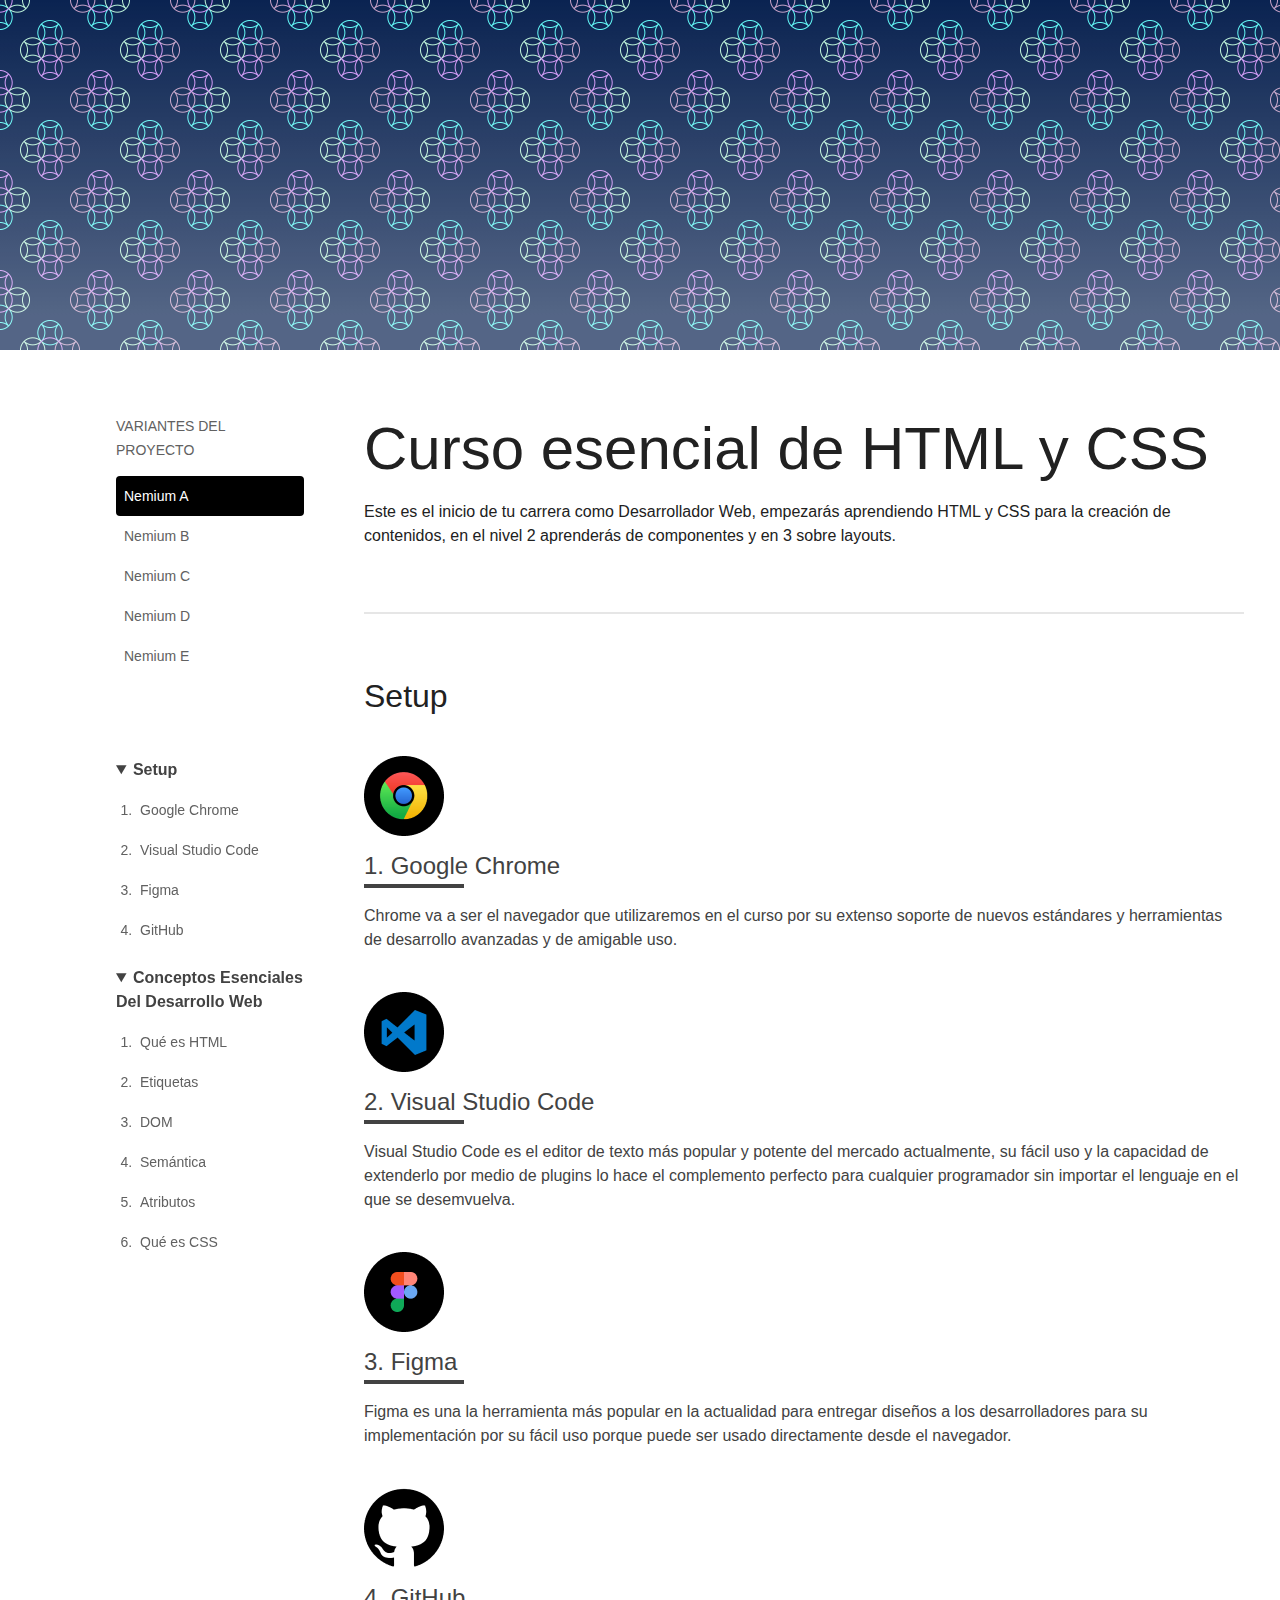
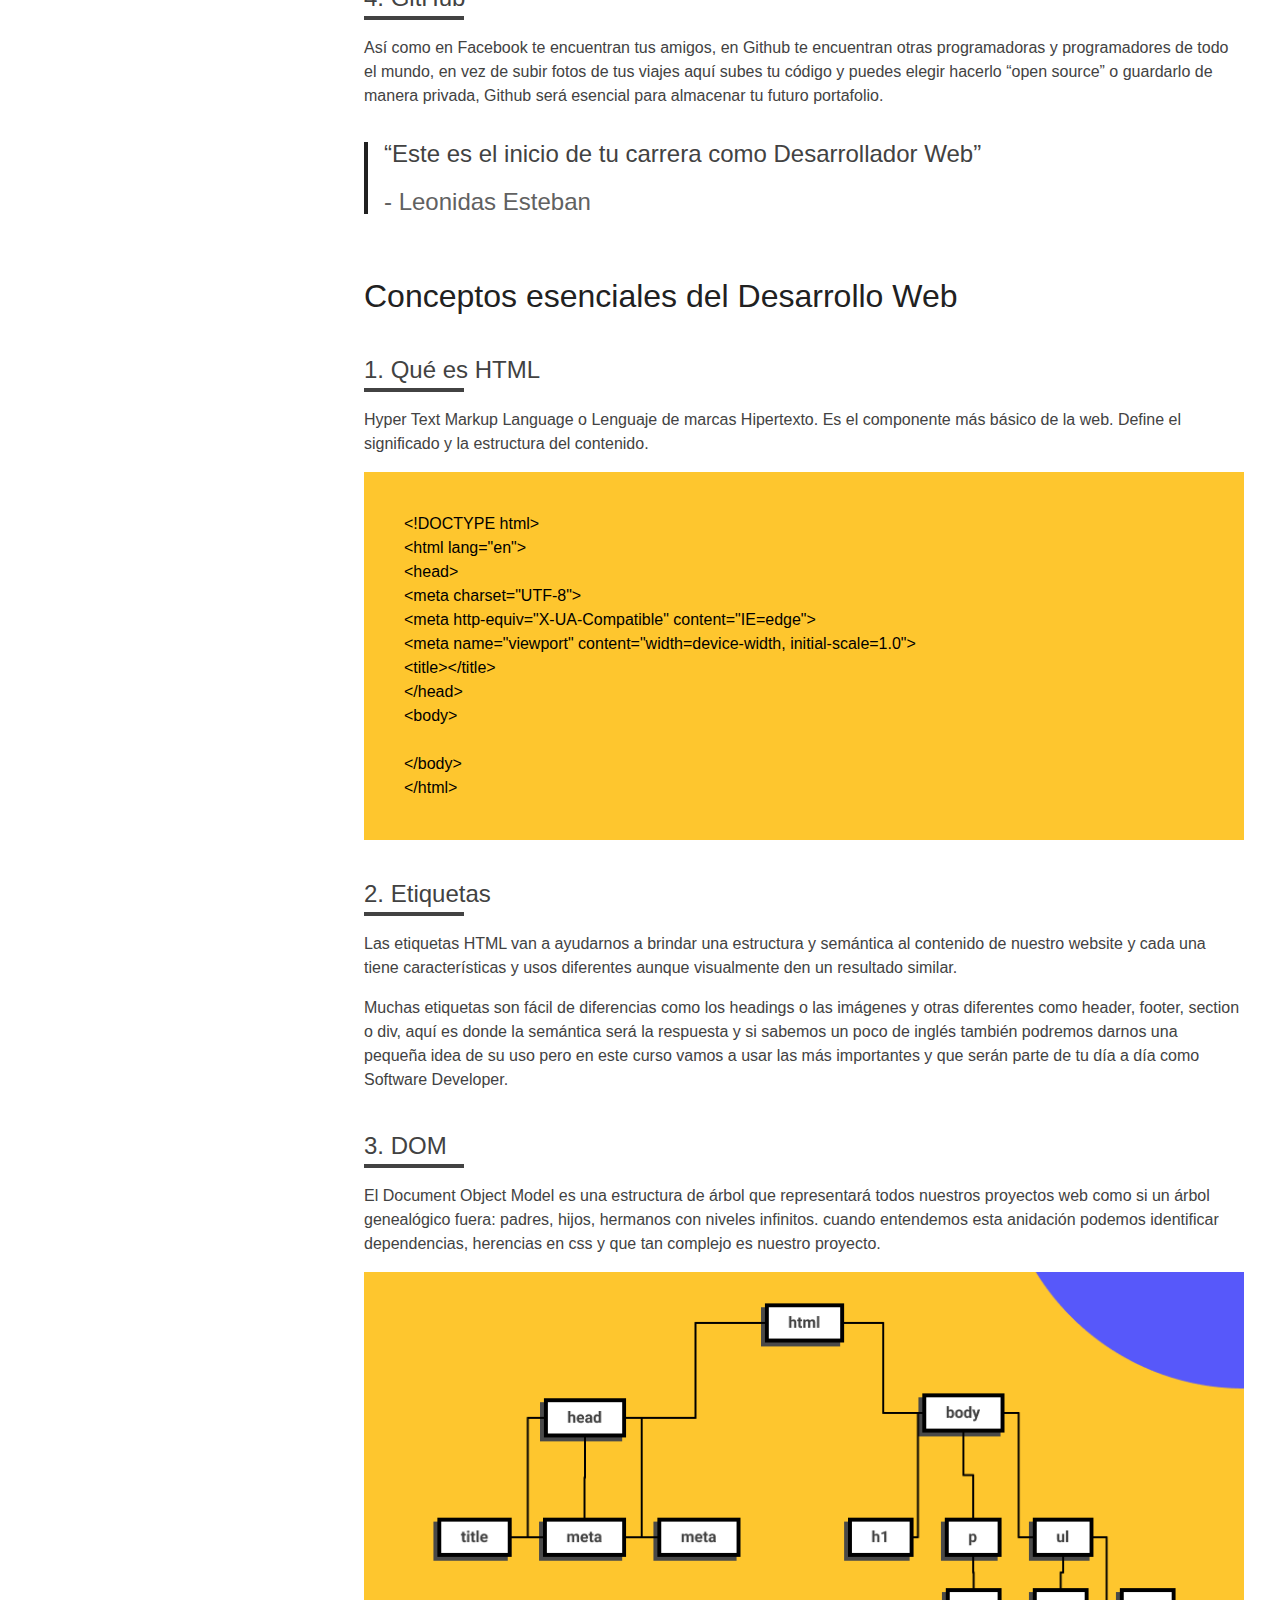
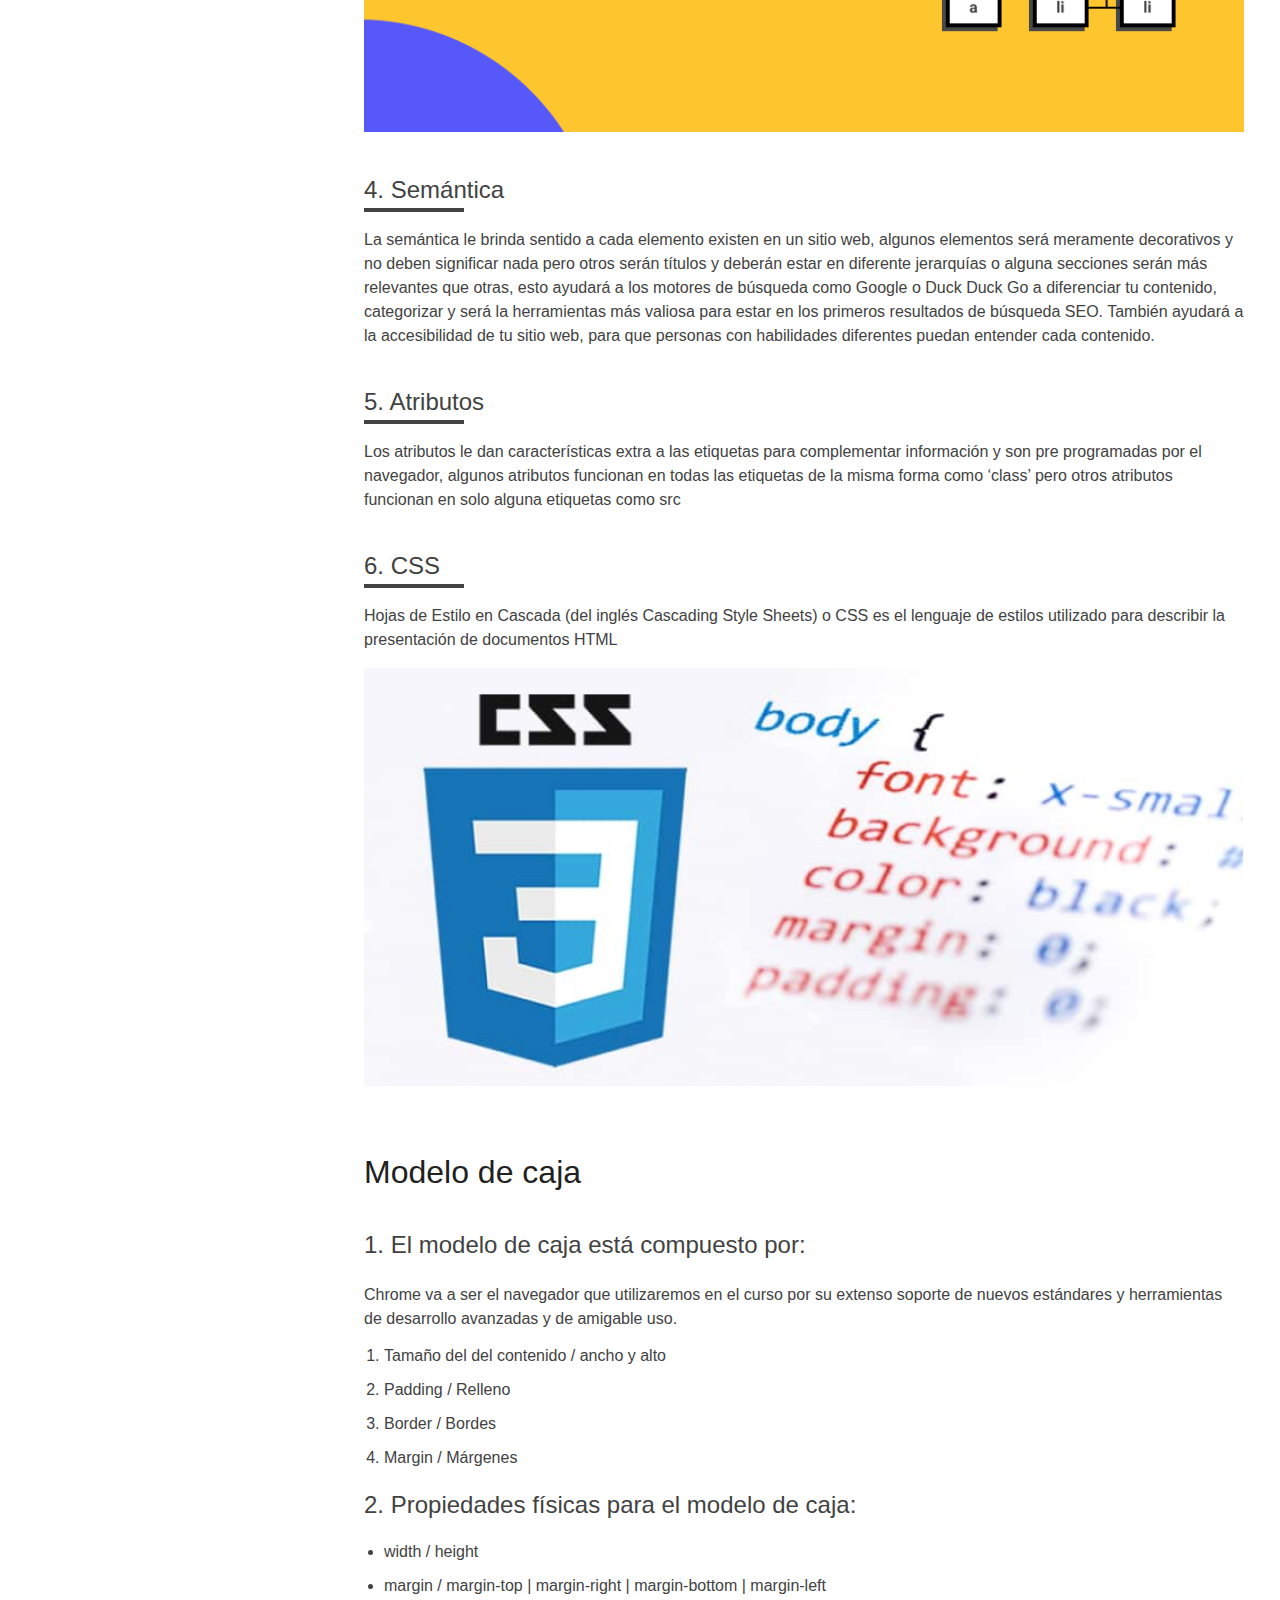
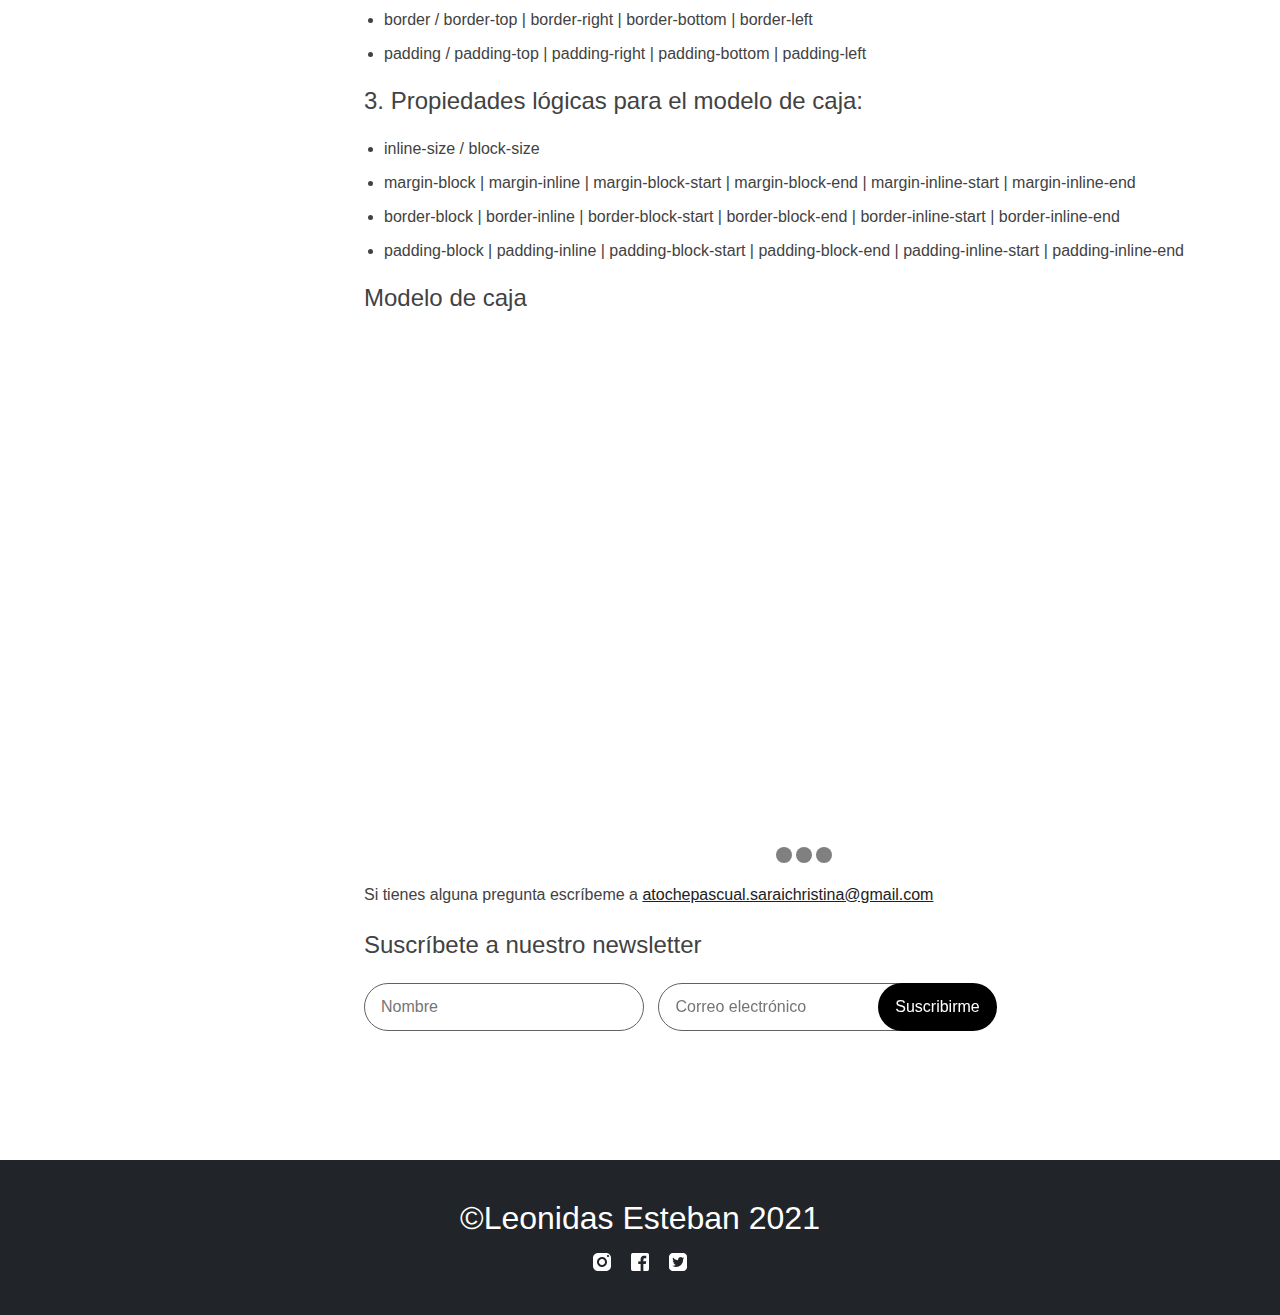
<file: index.html>
<!DOCTYPE html>
<html lang="es">

<head>
  <meta charset="UTF-8">
  <meta http-equiv="X-UA-Compatible" content="IE=edge">
  <meta name="viewport" content="width=device-width, initial-scale=1.0">
  <link rel="stylesheet" href="./css/style.css">
  <link rel="apple-touch-icon" sizes="57x57" href="./icon/apple-icon-57x57.png">
  <link rel="apple-touch-icon" sizes="60x60" href="./icon/apple-icon-60x60.png">
  <link rel="apple-touch-icon" sizes="72x72" href="./icon/apple-icon-72x72.png">
  <link rel="apple-touch-icon" sizes="76x76" href="./icon/apple-icon-76x76.png">
  <link rel="apple-touch-icon" sizes="114x114" href="./icon/apple-icon-114x114.png">
  <link rel="apple-touch-icon" sizes="120x120" href="./icon/apple-icon-120x120.png">
  <link rel="apple-touch-icon" sizes="144x144" href="./icon/apple-icon-144x144.png">
  <link rel="apple-touch-icon" sizes="152x152" href="./icon/apple-icon-152x152.png">
  <link rel="apple-touch-icon" sizes="180x180" href="./icon/apple-icon-180x180.png">
  <link rel="icon" type="image/png" sizes="192x192" href="./icon/android-icon-192x192.png">
  <link rel="icon" type="image/png" sizes="32x32" href="./icon/favicon-32x32.png">
  <link rel="icon" type="image/png" sizes="96x96" href="./icon/favicon-96x96.png">
  <link rel="icon" type="image/png" sizes="16x16" href="./icon/favicon-16x16.png">
  <link rel="manifest" href="./icon/manifest.json">
  <meta name="msapplication-TileColor" content="#ffffff">
  <meta name="msapplication-TileImage" content="/ms-icon-144x144.png">
  <meta name="theme-color" content="#ffffff">
  <title>Blog de Chris</title>
</head>

<body>
  <div class="hero"></div>
  <div class="variantes">
      <div class="variantes-content">
        <div class="opciones">
          <p>variantes del proyecto</p>
          <a href="index.html" class="select">nemium a</a>
          <a href="index-b.html">nemium b</a>
          <a href="index-c.html">nemium c</a>
          <a href="index-d.html">nemium d</a>
          <a href="index-e.html">nemium e</a>
        </div>
    </div>
  </div>
  <header class="header">
    <div class="wrapper">
      <div class="header-content">
        <nav class="navegation">
          <details open>
            <summary>setup</summary>
            <ol>
              <li><a href="#gchrome">Google Chrome</a></li>
              <li><a href="#vsc">Visual Studio Code</a></li>
              <li><a href="#figma">Figma</a></li>
              <li><a href="#gh">GitHub</a></li>
            </ol>
          </details>
          <details open>
            <summary>Conceptos esenciales del Desarrollo Web</summary>
            <ol>
              <li><a href="#html">Qué es HTML</a></li>
              <li><a href="#etiquetas">Etiquetas</a></li>
              <li><a href="#dom">DOM</a></li>
              <li><a href="#semantica">Semántica</a></li>
              <li><a href="#atributos">Atributos</a></li>
              <li><a href="#css">Qué es CSS</a></li>
            </ol>
          </details>
        </nav>
      </div>
    </div>
  </header>
  <main class="main">
    <div class="wrapper">
      <div class="main-content">
        <h1>Curso esencial de HTML y CSS</h1>
        <p>Este es el inicio de tu carrera como Desarrollador Web, empezarás aprendiendo HTML y CSS para la creación de
          contenidos,
          en el nivel 2 aprenderás de componentes y en 3 sobre layouts.</p>
        <hr>
        <section class="section-content">
          <h2>Setup</h2>
          <img src="./img/google-chrome.png" alt="Logo del navegador Google Chrome" title="Logo de Google Chrome">
          <h3 id="gchrome">Google Chrome</h3>
          <p>Chrome va a ser <span>el navegador que utilizaremos en el curso</span> por su extenso soporte de nuevos
            estándares y herramientas de
            desarrollo avanzadas y de amigable uso.</p>
          <img src="./img/visual-studio-code.png" alt="Logo del editor de codigo Visual Studio Code"
            title="Logo de Visual Studio Code">
          <h3 id="vsc">Visual Studio Code</h3>
          <p>Visual Studio Code es el <span>editor de texto más popular y potente del mercado actualmente</span>, su fácil
            uso y la capacidad de
            extenderlo por medio de plugins lo hace el complemento perfecto para cualquier programador sin importar el
            lenguaje en
            el que se desemvuelva.</p>
          <img src="./img/figma.png" alt="Logo del editor gráfico Figma" title="Logo de Figma">
          <h3 id="figma">Figma</h3>
          <p>Figma es una la herramienta más popular en la actualidad para entregar diseños a los desarrolladores para su
            implementación por su <span>fácil uso</span> porque puede ser usado directamente desde el navegador.</p>
          <img src="./img/github.png" alt="Logo de GitHub plataforma donde se puede alojar proyectos"
            title="Logo de GitHub">
          <h3 id="gh">GitHub</h3>
          <p>Así como en Facebook te encuentran tus amigos, en Github <span>te encuentran otras programadoras y
              programadores</span> de todo el
            mundo, en vez de subir fotos de tus viajes aquí subes tu código y puedes elegir hacerlo “open source” o
            guardarlo de
            manera privada, Github será esencial para almacenar tu futuro portafolio.</p>
          <blockquote class="blockquote">
            <p>“Este es el inicio de tu carrera como Desarrollador Web”</p>
            <p><span>Leonidas Esteban</span></p>
          </blockquote>
        </section>
        <section class="section-content">
          <h2>Conceptos esenciales del Desarrollo Web</h2>
          <h3 id="html">Qué es HTML</h3>
          <p>Hyper Text Markup Language o Lenguaje de marcas Hipertexto. Es el componente más básico de la web. Define el
            significado
            y la estructura del contenido.</p>
          <pre class="pre">
&lt;!DOCTYPE html&gt;
&lt;html lang=&quot;en&quot;&gt;
&lt;head&gt;
&lt;meta charset=&quot;UTF-8&quot;&gt;
&lt;meta http-equiv=&quot;X-UA-Compatible&quot; content=&quot;IE=edge&quot;&gt;
&lt;meta name=&quot;viewport&quot; content=&quot;width=device-width, initial-scale=1.0&quot;&gt;
&lt;title&gt;&lt;/title&gt;
&lt;/head&gt;
&lt;body&gt;

&lt;/body&gt;
&lt;/html&gt;</pre>
          <h3 id="etiquetas">Etiquetas</h3>
          <p>Las etiquetas HTML van a ayudarnos a brindar una estructura y semántica al contenido de nuestro website y cada
            una tiene
            características y usos diferentes aunque visualmente den un resultado similar.</p>
          <p>Muchas etiquetas son fácil de diferencias como los headings o las imágenes y otras diferentes como header,
            footer,
            section o div, aquí es donde la semántica será la respuesta y si sabemos un poco de inglés también podremos
            darnos una
            pequeña idea de su uso pero en este curso vamos a usar las más importantes y que serán parte de tu día a día
            como
            Software Developer.</p>
          <h3 id="dom">DOM</h3>
          <p>El Document Object Model es una estructura de árbol que representará todos nuestros proyectos web como si un
            árbol
            genealógico fuera: padres, hijos, hermanos con niveles infinitos. cuando entendemos esta anidación podemos
            identificar
            dependencias, herencias en css y que tan complejo es nuestro proyecto.</p>
          <img src="./img/dom.png" alt="Modelo de Objeto de Documento (DOM)" title="DOM">
          <h3 id="semantica">Semántica</h3>
          <p>La semántica le brinda sentido a cada elemento existen en un sitio web, algunos elementos será meramente
            decorativos y
            no deben significar nada pero otros serán títulos y deberán estar en diferente jerarquías o alguna secciones
            serán más
            relevantes que otras, esto ayudará a los motores de búsqueda como Google o Duck Duck Go a diferenciar tu
            contenido,
            categorizar y será la herramientas más valiosa para estar en los primeros resultados de búsqueda SEO. También
            ayudará a
            la accesibilidad de tu sitio web, para que personas con habilidades diferentes puedan entender cada contenido.
          </p>
          <h3 id="atributos">Atributos</h3>
          <p>Los atributos le dan características extra a las etiquetas para complementar información y son pre programadas
            por el
            navegador, algunos atributos funcionan en todas las etiquetas de la misma forma como ‘class’ pero otros
            atributos
            funcionan en solo alguna etiquetas como src</p>
          <h3 id="css">CSS</h3>
          <p>Hojas de Estilo en Cascada (del inglés Cascading Style Sheets) o CSS es el lenguaje de estilos utilizado para
            describir
            la presentación de documentos HTML</p>
          <img src="./img/css.png" alt="Imagen del logo del lengiaje de estislo CSS (Cascading Style Sheets)"
            title="Imagen del logo de CSS">

        </section>
        <section class="section-content">
          <h2>Modelo de caja</h2>
          <h3>El modelo de caja está compuesto por:</h3>
          <p>Chrome va a ser el navegador que utilizaremos en el curso por su extenso soporte de nuevos estándares y
            herramientas de
            desarrollo avanzadas y de amigable uso.</p>
          <ol>
            <li>Tamaño del del contenido / ancho y alto</li>
            <li>Padding / Relleno</li>
            <li>Border / Bordes</li>
            <li>Margin / Márgenes</li>
          </ol>
          <h3>Propiedades físicas para el modelo de caja:</h3>
          <ul>
            <li>width / height</li>
            <li>margin / margin-top | margin-right | margin-bottom | margin-left</li>
            <li>border / border-top | border-right | border-bottom | border-left</li>
            <li>padding / padding-top | padding-right | padding-bottom | padding-left</li>
          </ul>
          <h3>Propiedades lógicas para el modelo de caja:</h3>
          <ul>
            <li>inline-size / block-size</li>
            <li>margin-block | margin-inline | margin-block-start | margin-block-end | margin-inline-start |
              margin-inline-end</li>
            <li>border-block | border-inline | border-block-start | border-block-end | border-inline-start |
              border-inline-end</li>
            <li>padding-block | padding-inline | padding-block-start | padding-block-end | padding-inline-start |
              padding-inline-end</li>
          </ul>
        </section>
        <section class="section-slider">
          <h3>Modelo de caja</h3>
          <div class="slider">
            <scroll-cotainer class="scroll-container">
              <scroll-page class="scroll-page" id="video1">
                <iframe  class="video" width="560" height="315" src="https://www.youtube.com/embed/5f5Ig_U2Bpk" title="YouTube video player"
                  allow="accelerometer; autoplay; clipboard-write; encrypted-media; gyroscope; picture-in-picture; web-share"
                  allowfullscreen></iframe>
              </scroll-page>
              <scroll-page class="scroll-page" id="video2">
                <iframe  class="video" width="560" height="315" src="https://www.youtube.com/embed/5f5Ig_U2Bpk" title="YouTube video player"
                  allow="accelerometer; autoplay; clipboard-write; encrypted-media; gyroscope; picture-in-picture; web-share"
                  allowfullscreen></iframe>
              </scroll-page>
              <scroll-page class="scroll-page" id="video3">
                <iframe  class="video" width="560" height="315" src="https://www.youtube.com/embed/5f5Ig_U2Bpk" title="YouTube video player"
                  allow="accelerometer; autoplay; clipboard-write; encrypted-media; gyroscope; picture-in-picture; web-share"
                  allowfullscreen></iframe>
              </scroll-page>
            </scroll-cotainer>
            <div class="slider-list">
              <a href="#video1" class="slider-bullet-list" title="video1"></a>
              <a href="#video2" class="slider-bullet-list" title="video2"></a>
              <a href="#video3" class="slider-bullet-list" title="video3"></a>
            </div>
          </div>
        </section>
        <p>Si tienes alguna pregunta escríbeme a <a href="mailto:atochepascual.saraichristina@gmail.com">atochepascual.saraichristina@gmail.com</a></p>
        <div class="newsletter">
          <h3>Suscríbete a nuestro newsletter</h3>
          <form class="formulario">
            <input type="text" required placeholder="Nombre">
            <input type="email" required placeholder="Correo electrónico">
            <input type="submit" value="Suscribirme">
          </form>
        </div>
      </div>
    </div>
  </main>
  <footer class="footer">
    <h2>©Leonidas Esteban 2021</h2>
    <div class="redes">
      <img src="./img/icon-instagram.png" alt="Logo de la red social Instagram"  title="Instagram" >
      <img src="./img/icon-facebook.png" alt="Logo de la red social Facebook" title="Facebook" >
      <img src="./img/icon-twitter.png" alt="Logo de la red social Twitter" title="Twitter" >
    </div>
  </footer>
</body>

</html>
</file>
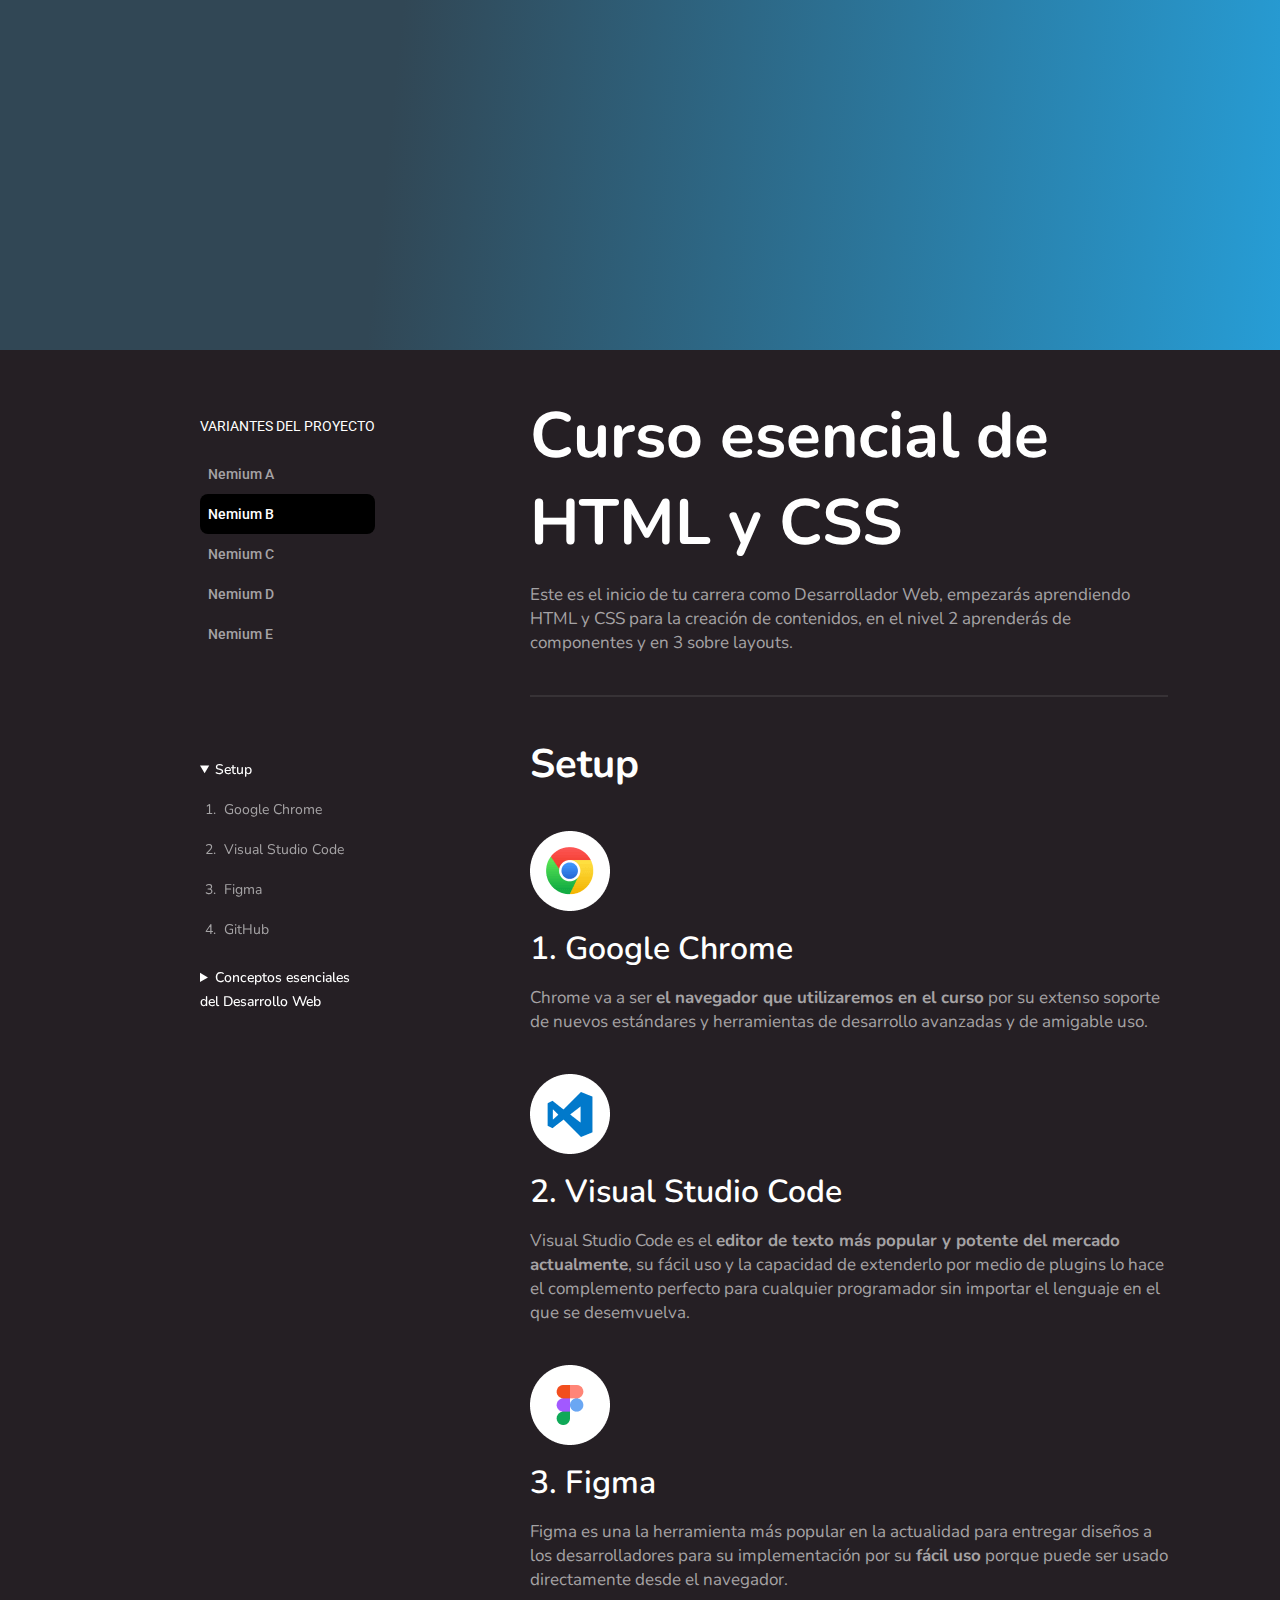
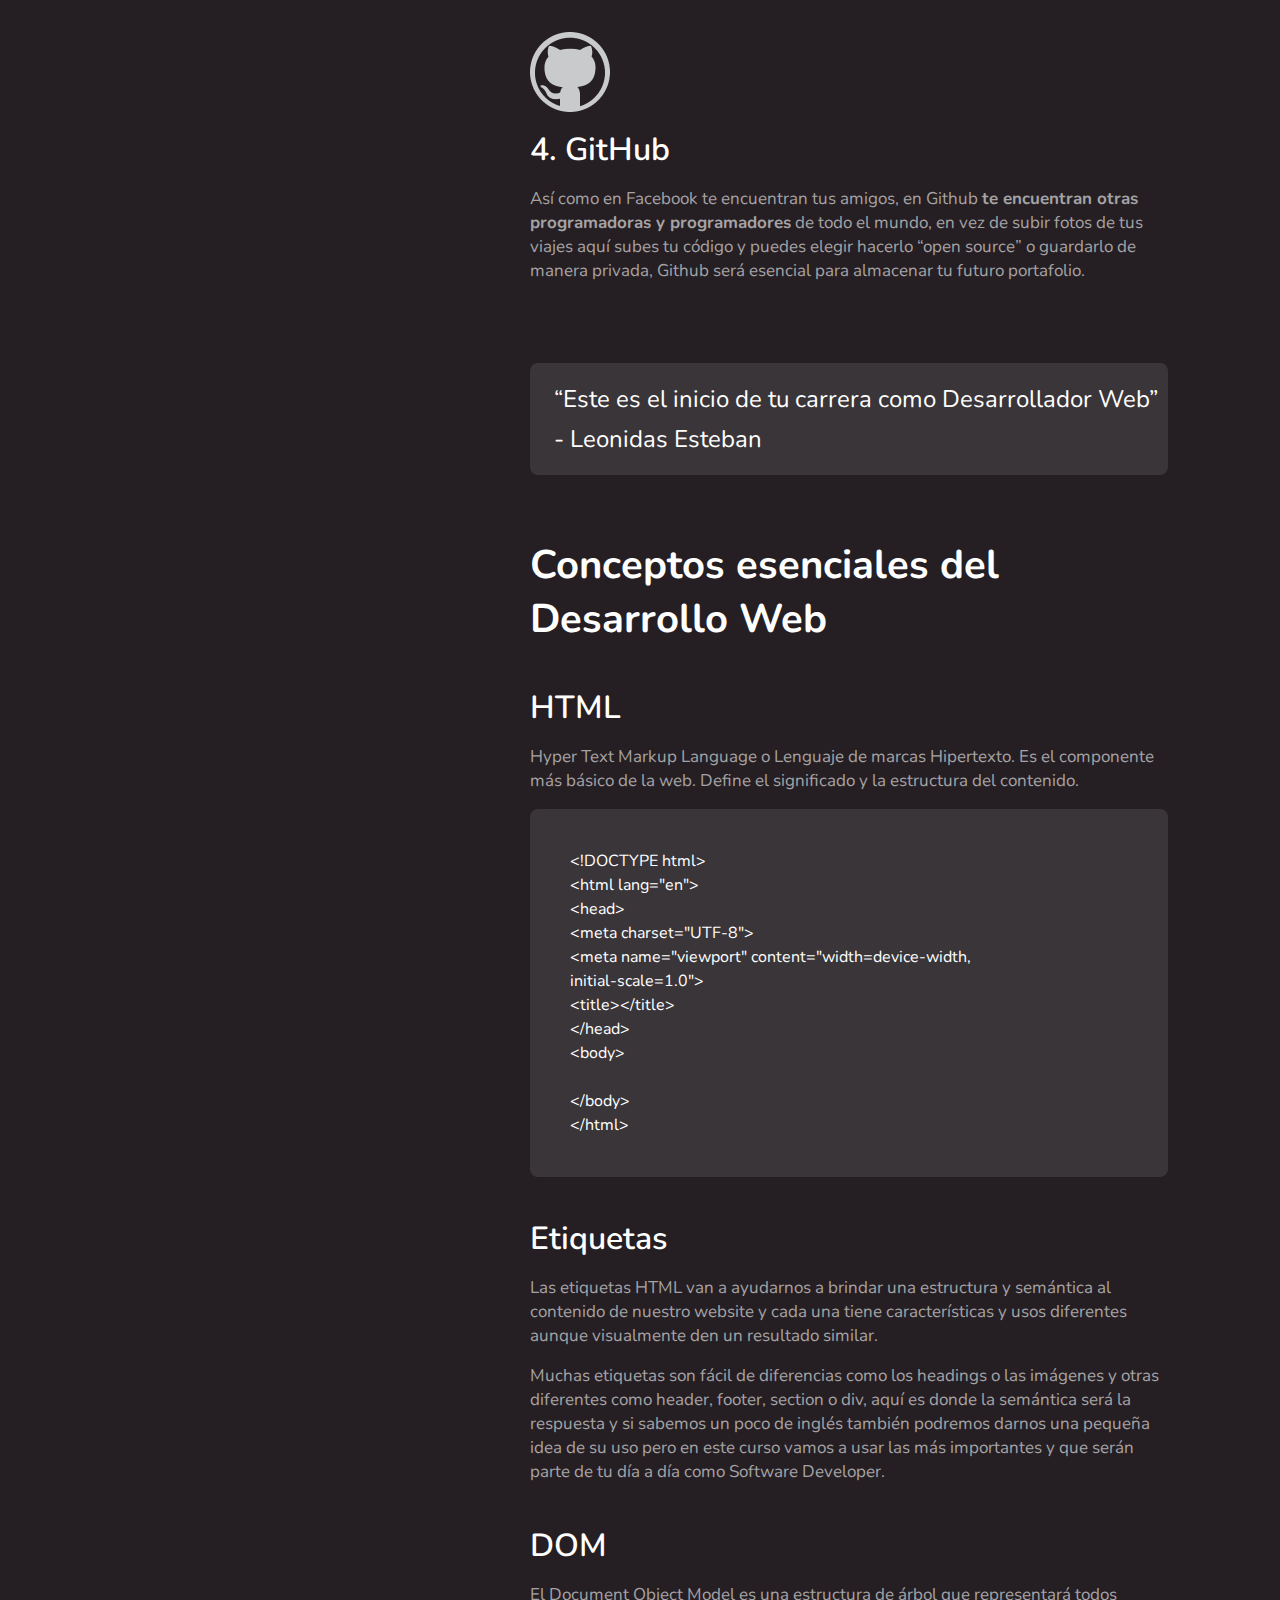
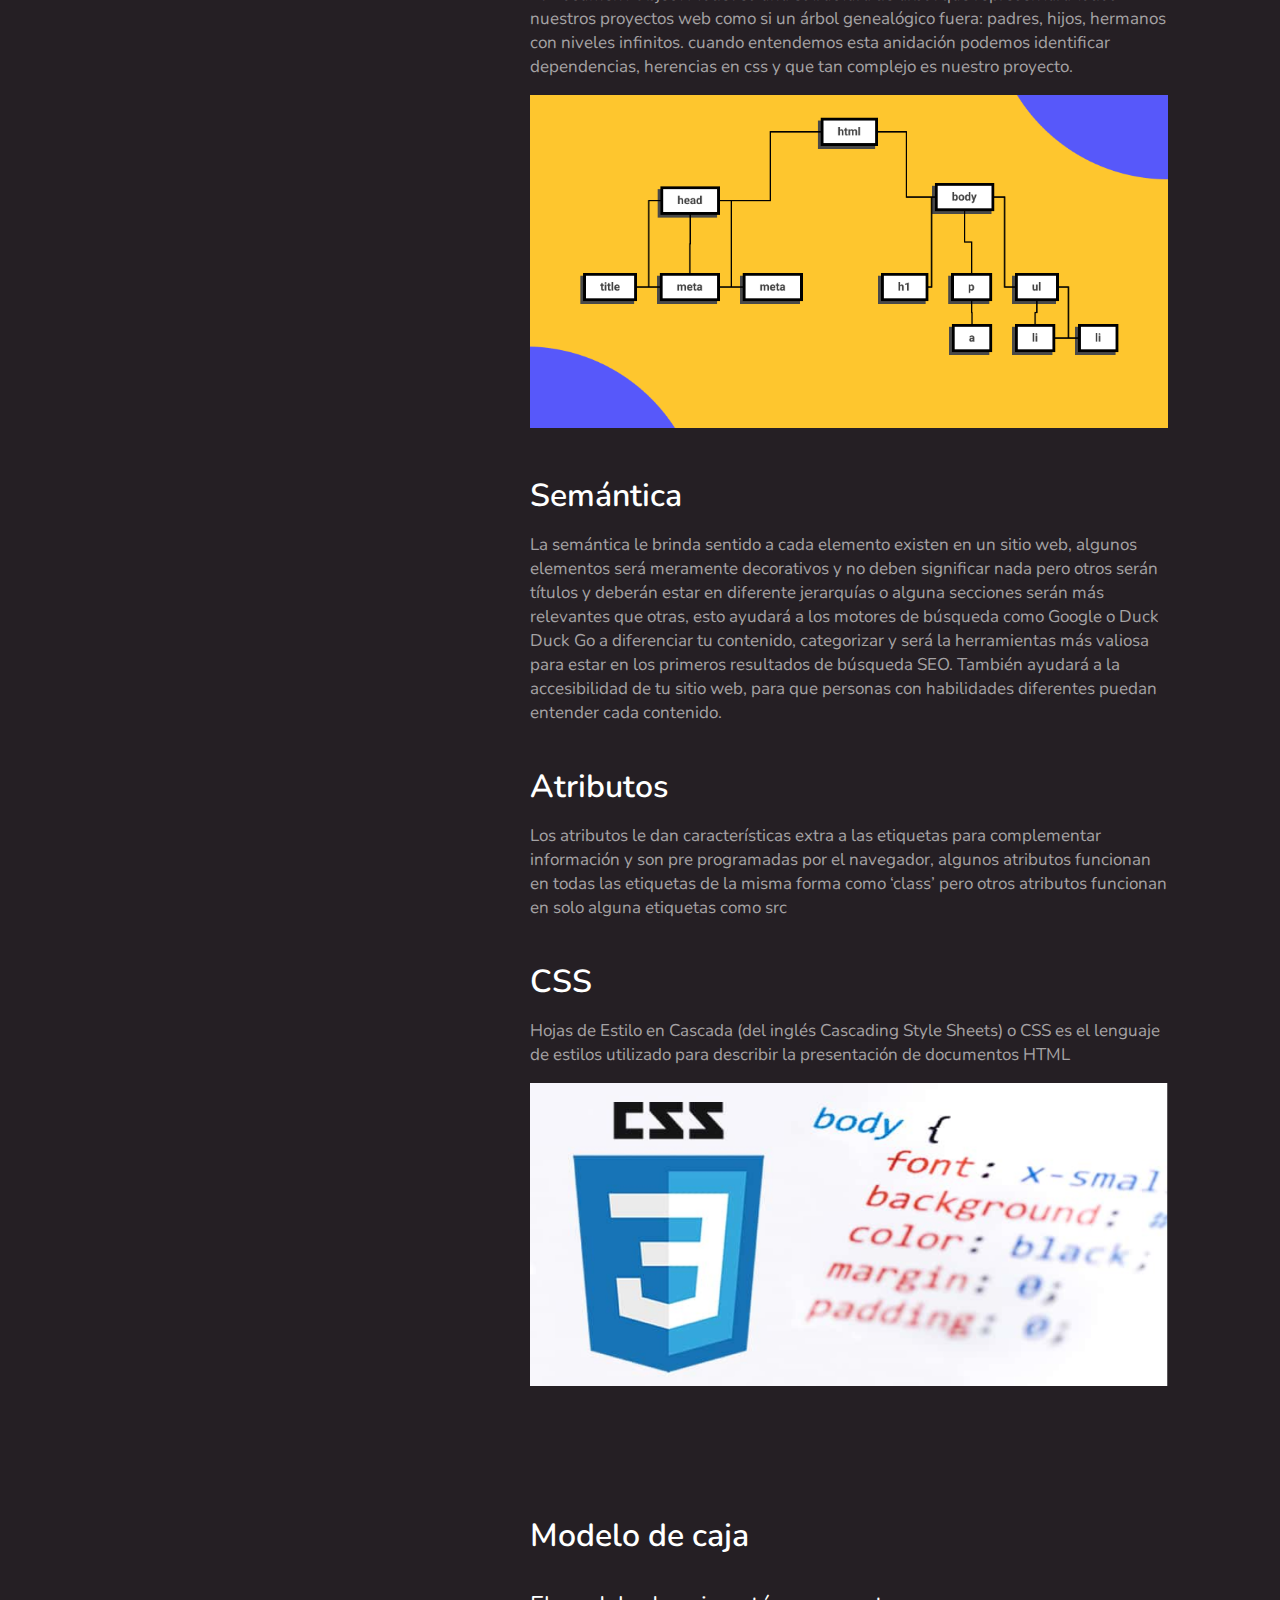
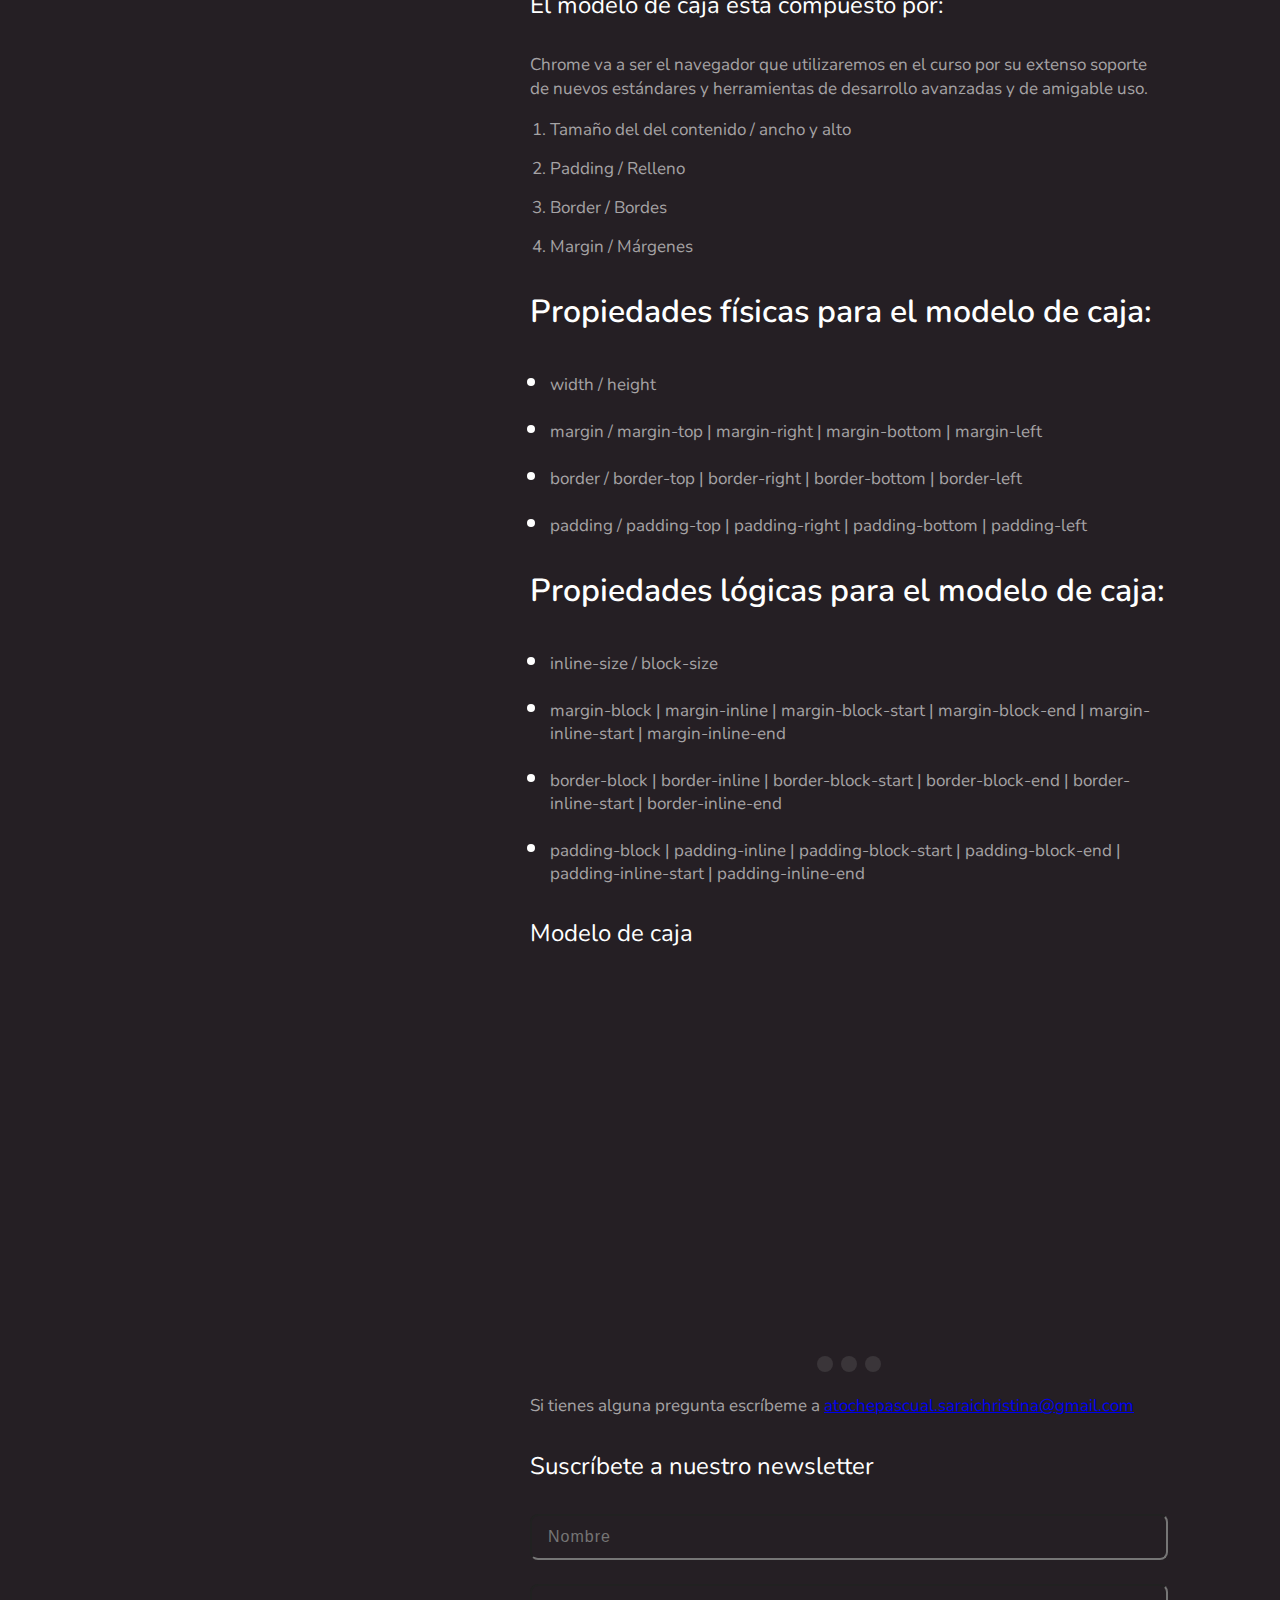
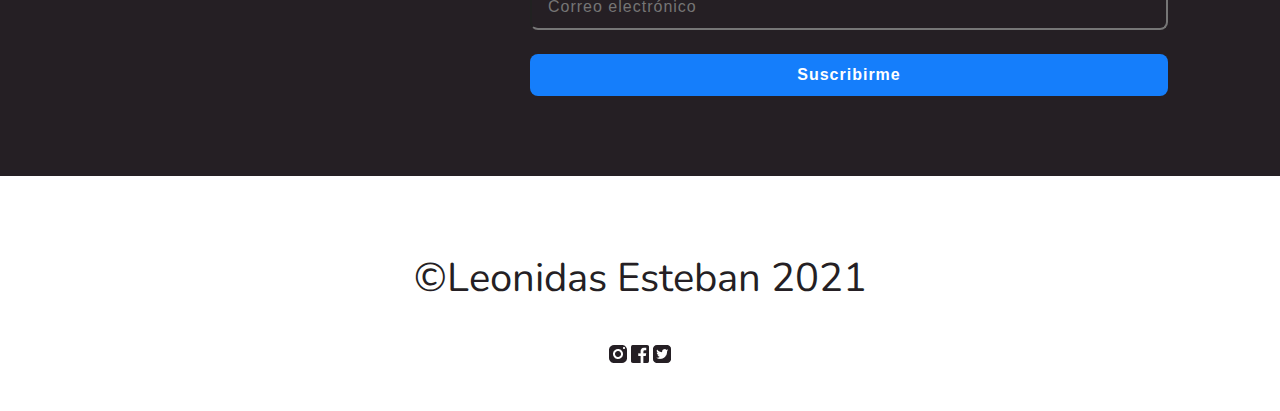
<file: index-b.html>
<!DOCTYPE html>
<html lang="es">

<head>
  <meta charset="UTF-8">
  <meta http-equiv="X-UA-Compatible" content="IE=edge">
  <meta name="viewport" content="width=device-width, initial-scale=1.0">
  <link rel="stylesheet" href="./css/style-b.css">
  <link rel="preconnect" href="https://fonts.googleapis.com">
  <link rel="preconnect" href="https://fonts.gstatic.com" crossorigin>
  <link href="https://fonts.googleapis.com/css2?family=Nunito:wght@400;500;600;700&family=Roboto:wght@400;500&display=swap"
    rel="stylesheet">
  <link rel="apple-touch-icon" sizes="57x57" href="./icon/apple-icon-57x57.png">
  <link rel="apple-touch-icon" sizes="60x60" href="./icon/apple-icon-60x60.png">
  <link rel="apple-touch-icon" sizes="72x72" href="./icon/apple-icon-72x72.png">
  <link rel="apple-touch-icon" sizes="76x76" href="./icon/apple-icon-76x76.png">
  <link rel="apple-touch-icon" sizes="114x114" href="./icon/apple-icon-114x114.png">
  <link rel="apple-touch-icon" sizes="120x120" href="./icon/apple-icon-120x120.png">
  <link rel="apple-touch-icon" sizes="144x144" href="./icon/apple-icon-144x144.png">
  <link rel="apple-touch-icon" sizes="152x152" href="./icon/apple-icon-152x152.png">
  <link rel="apple-touch-icon" sizes="180x180" href="./icon/apple-icon-180x180.png">
  <link rel="icon" type="image/png" sizes="192x192" href="./icon/android-icon-192x192.png">
  <link rel="icon" type="image/png" sizes="32x32" href="./icon/favicon-32x32.png">
  <link rel="icon" type="image/png" sizes="96x96" href="./icon/favicon-96x96.png">
  <link rel="icon" type="image/png" sizes="16x16" href="./icon/favicon-16x16.png">
  <link rel="manifest" href="./icon/manifest.json">
  <meta name="msapplication-TileColor" content="#ffffff">
  <meta name="msapplication-TileImage" content="/ms-icon-144x144.png">
  <meta name="theme-color" content="#ffffff">
  <title>Blog de Chris</title>
</head>

<body>
  <div class="hero"></div>
  <div class="variantes">
      <div class="variantes-content">
        <div class="opciones">
          <p>variantes del proyecto</p>
          <a href="index.html" >nemium a</a>
          <a href="index-b.html" class="select">nemium b</a>
          <a href="index-c.html">nemium c</a>
          <a href="index-d.html">nemium d</a>
          <a href="index-e.html">nemium e</a>
        </div>
    </div>
  </div>
  <div class="header-container">
    <div class="wrapper">
      <div class="header-content">
        <header class="header">
          <nav class="navigation">
            <details open>
              <summary>Setup</summary>
              <ol>
                <li><a href="#gchrome">Google Chrome</a></li>
                <li><a href="#vsc">Visual Studio Code</a></li>
                <li><a href="#figma">Figma</a></li>
                <li><a href="#gh">GitHub</a></li>
              </ol>
            </details>
            <details>
              <summary>Conceptos esenciales del Desarrollo Web</summary>
              <ol>
                <li><a href="#html">Qué es HTML</a></li>
                <li><a href="#etiquetas">Etiquetas</a></li>
                <li><a href="#dom">DOM</a></li>
                <li><a href="#semantica">Semántica</a></li>
                <li><a href="#atributos">Atributos</a></li>
                <li><a href="#css">Qué es CSS</a></li>
              </ol>
            </details>
          </nav>
        </header>
      </div>
    </div>
  </div>
  <main class="main">
    <div class="wrapper">
      <div class="main-content">
        <h1>Curso esencial de HTML y CSS</h1>
        <p>Este es el inicio de tu carrera como Desarrollador Web, empezarás aprendiendo HTML y CSS para la creación de
          contenidos,
          en el nivel 2 aprenderás de componentes y en 3 sobre layouts.</p>
        <hr>
        <section class="section-content">
          <h2>Setup</h2>
          <img src="./img/google-chrome-black.png" alt="Logo del navegador Google Chrome" title="Logo de Google Chrome">
          <h3 id="gchrome">Google Chrome</h3>
          <p>Chrome va a ser <span>el navegador que utilizaremos en el curso</span> por su extenso soporte de nuevos
            estándares y herramientas de
            desarrollo avanzadas y de amigable uso.</p>
          <img src="./img/visual-studio-code-black.png" alt="Logo del editor de codigo Visual Studio Code"
            title="Logo de Visual Studio Code">
          <h3 id="vsc">Visual Studio Code</h3>
          <p>Visual Studio Code es el <span>editor de texto más popular y potente del mercado actualmente</span>, su fácil
            uso y la capacidad de
            extenderlo por medio de plugins lo hace el complemento perfecto para cualquier programador sin importar el
            lenguaje en
            el que se desemvuelva.</p>
          <img src="./img/figma-black.png" alt="Logo del editor gráfico Figma" title="Logo de Figma">
          <h3 id="figma">Figma</h3>
          <p>Figma es una la herramienta más popular en la actualidad para entregar diseños a los desarrolladores para su
            implementación por su <span>fácil uso</span> porque puede ser usado directamente desde el navegador.</p>
          <img src="./img/github-black.png" alt="Logo de GitHub plataforma donde se puede alojar proyectos"
            title="Logo de GitHub">
          <h3 id="gh">GitHub</h3>
          <p>Así como en Facebook te encuentran tus amigos, en Github <span>te encuentran otras programadoras y
              programadores</span> de todo el
            mundo, en vez de subir fotos de tus viajes aquí subes tu código y puedes elegir hacerlo “open source” o
            guardarlo de
            manera privada, Github será esencial para almacenar tu futuro portafolio.</p>
          <blockquote class="blockquote">
            <p>“Este es el inicio de tu carrera como Desarrollador Web”</p>
            <p>Leonidas Esteban</p>
          </blockquote>
        </section>
        <section class="section-content">
          <h2>Conceptos esenciales del Desarrollo Web</h2>
          <h3 id="html">HTML</h3>
          <p>Hyper Text Markup Language o Lenguaje de marcas Hipertexto. Es el componente más básico de la web. Define el
            significado
            y la estructura del contenido.</p>
          <pre class="pre">
&lt;!DOCTYPE html&gt;
&lt;html lang=&quot;en&quot;&gt;
&lt;head&gt;
&lt;meta charset=&quot;UTF-8&quot;&gt;
&lt;meta name=&quot;viewport&quot; content=&quot;width=device-width,
initial-scale=1.0&quot;&gt;
&lt;title&gt;&lt;/title&gt;
&lt;/head&gt;
&lt;body&gt;

&lt;/body&gt;
&lt;/html&gt;</pre>
          <h3 id="etiquetas">Etiquetas</h3>
          <p>Las etiquetas HTML van a ayudarnos a brindar una estructura y semántica al contenido de nuestro website y cada
            una tiene
            características y usos diferentes aunque visualmente den un resultado similar.</p>
          <p>Muchas etiquetas son fácil de diferencias como los headings o las imágenes y otras diferentes como header,
            footer,
            section o div, aquí es donde la semántica será la respuesta y si sabemos un poco de inglés también podremos
            darnos una
            pequeña idea de su uso pero en este curso vamos a usar las más importantes y que serán parte de tu día a día
            como
            Software Developer.</p>
          <h3 id="dom">DOM</h3>
          <p>El Document Object Model es una estructura de árbol que representará todos nuestros proyectos web como si un
            árbol
            genealógico fuera: padres, hijos, hermanos con niveles infinitos. cuando entendemos esta anidación podemos
            identificar
            dependencias, herencias en css y que tan complejo es nuestro proyecto.</p>
          <img src="./img/dom.png" alt="Modelo de Objeto de Documento (DOM)" title="DOM">
          <h3 id="semantica">Semántica</h3>
          <p>La semántica le brinda sentido a cada elemento existen en un sitio web, algunos elementos será meramente
            decorativos y
            no deben significar nada pero otros serán títulos y deberán estar en diferente jerarquías o alguna secciones
            serán más
            relevantes que otras, esto ayudará a los motores de búsqueda como Google o Duck Duck Go a diferenciar tu
            contenido,
            categorizar y será la herramientas más valiosa para estar en los primeros resultados de búsqueda SEO. También
            ayudará a
            la accesibilidad de tu sitio web, para que personas con habilidades diferentes puedan entender cada contenido.
          </p>
          <h3 id="atributos">Atributos</h3>
          <p>Los atributos le dan características extra a las etiquetas para complementar información y son pre programadas
            por el
            navegador, algunos atributos funcionan en todas las etiquetas de la misma forma como ‘class’ pero otros
            atributos
            funcionan en solo alguna etiquetas como src</p>
          <h3 id="css">CSS</h3>
          <p>Hojas de Estilo en Cascada (del inglés Cascading Style Sheets) o CSS es el lenguaje de estilos utilizado para
            describir
            la presentación de documentos HTML</p>
          <img src="./img/css.png" alt="Imagen del logo del lengiaje de estislo CSS (Cascading Style Sheets)"
            title="Imagen del logo de CSS">

        </section>
        <section class="section-content">
          <h3>Modelo de caja</h3>
          <h4>El modelo de caja está compuesto por:</h4>
          <p>Chrome va a ser el navegador que utilizaremos en el curso por su extenso soporte de nuevos estándares y
            herramientas de
            desarrollo avanzadas y de amigable uso.</p>
          <ol>
            <li>Tamaño del del contenido / ancho y alto</li>
            <li>Padding / Relleno</li>
            <li>Border / Bordes</li>
            <li>Margin / Márgenes</li>
          </ol>
          <h3>Propiedades físicas para el modelo de caja:</h3>
          <ul>
            <li>width / height</li>
            <li>margin / margin-top | margin-right | margin-bottom | margin-left</li>
            <li>border / border-top | border-right | border-bottom | border-left</li>
            <li>padding / padding-top | padding-right | padding-bottom | padding-left</li>
          </ul>
          <h3>Propiedades lógicas para el modelo de caja:</h3>
          <ul>
            <li>inline-size / block-size</li>
            <li>margin-block | margin-inline | margin-block-start | margin-block-end | margin-inline-start |
              margin-inline-end</li>
            <li>border-block | border-inline | border-block-start | border-block-end | border-inline-start |
              border-inline-end</li>
            <li>padding-block | padding-inline | padding-block-start | padding-block-end | padding-inline-start |
              padding-inline-end</li>
          </ul>
        </section>
        <section class="section-slider">
          <h4>Modelo de caja</h4>
          <div class="slider">
            <scroll-cotainer class="scroll-container">
              <scroll-page class="scroll-page" id="video1">
                <iframe  class="video" width="560" height="315" src="https://www.youtube.com/embed/5f5Ig_U2Bpk" title="YouTube video player"
                  allow="accelerometer; autoplay; clipboard-write; encrypted-media; gyroscope; picture-in-picture; web-share"
                  allowfullscreen></iframe>
              </scroll-page>
              <scroll-page class="scroll-page" id="video2">
                <iframe  class="video" width="560" height="315" src="https://www.youtube.com/embed/5f5Ig_U2Bpk" title="YouTube video player"
                  allow="accelerometer; autoplay; clipboard-write; encrypted-media; gyroscope; picture-in-picture; web-share"
                  allowfullscreen></iframe>
              </scroll-page>
              <scroll-page class="scroll-page" id="video3">
                <iframe  class="video" width="560" height="315" src="https://www.youtube.com/embed/5f5Ig_U2Bpk" title="YouTube video player"
                  allow="accelerometer; autoplay; clipboard-write; encrypted-media; gyroscope; picture-in-picture; web-share"
                  allowfullscreen></iframe>
              </scroll-page>
            </scroll-cotainer>
            <div class="slider-list">
              <a href="#video1" class="slider-bullet-list" title="video1"></a>
              <a href="#video2" class="slider-bullet-list" title="video2"></a>
              <a href="#video3" class="slider-bullet-list" title="video3"></a>
            </div>
          </div>
        </section>
        <p>Si tienes alguna pregunta escríbeme a <a href="mailto:atochepascual.saraichristina@gmail.com">atochepascual.saraichristina@gmail.com</a></p>
        <div class="newsletter">
          <h4>Suscríbete a nuestro newsletter</h4>
          <form class="formulario">
            <input type="text" required placeholder="Nombre">
            <input type="email" required placeholder="Correo electrónico">
            <input type="submit" value="Suscribirme">
          </form>
        </div>
      </div>
    </div>
  </main>
  <footer class="footer">
    <h2>©Leonidas Esteban 2021</h2>
    <div class="redes">
      <img src="./img/icon-instagram-black.png" alt="Logo de la red social Instagram"  title="Instagram" >
      <img src="./img/icon-facebook-black.png" alt="Logo de la red social Facebook" title="Facebook" >
      <img src="./img/icon-twitter-black.png" alt="Logo de la red social Twitter" title="Twitter" >
    </div>
  </footer>
</body>

</html>
</file>
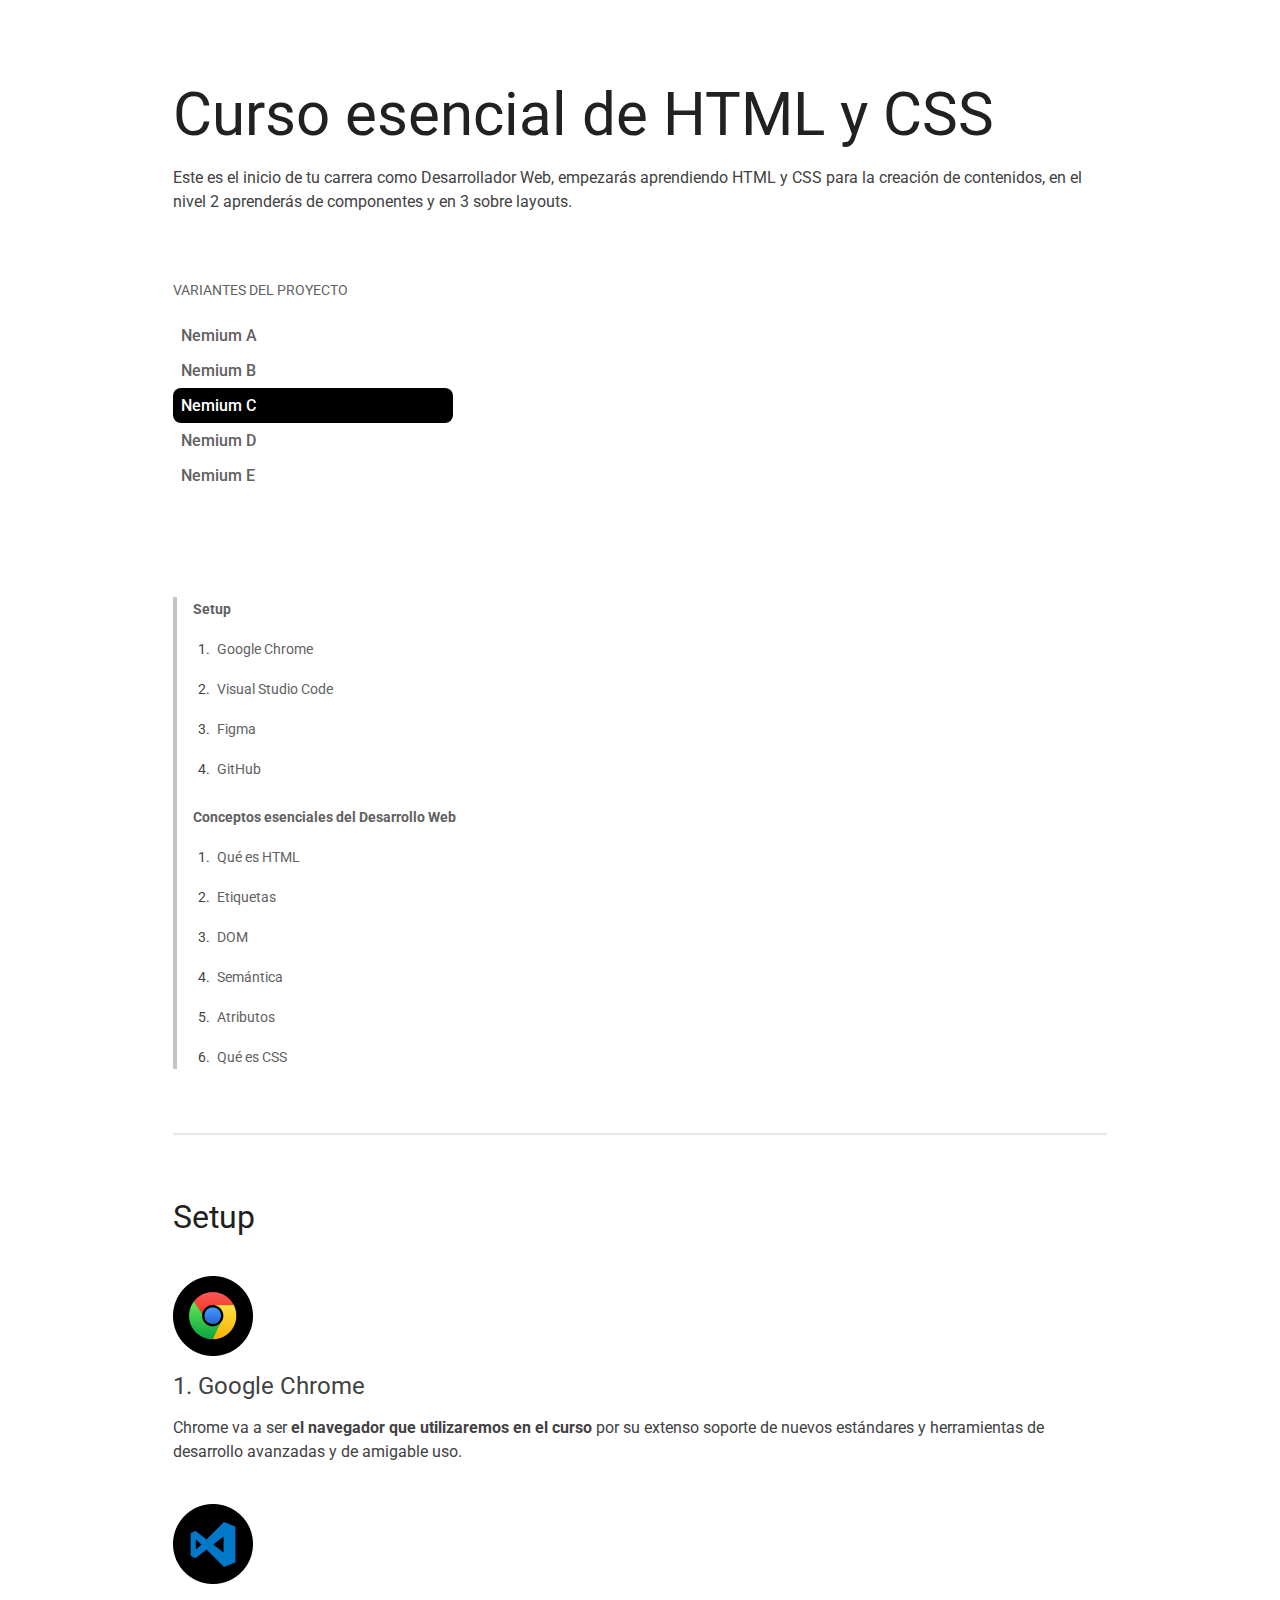
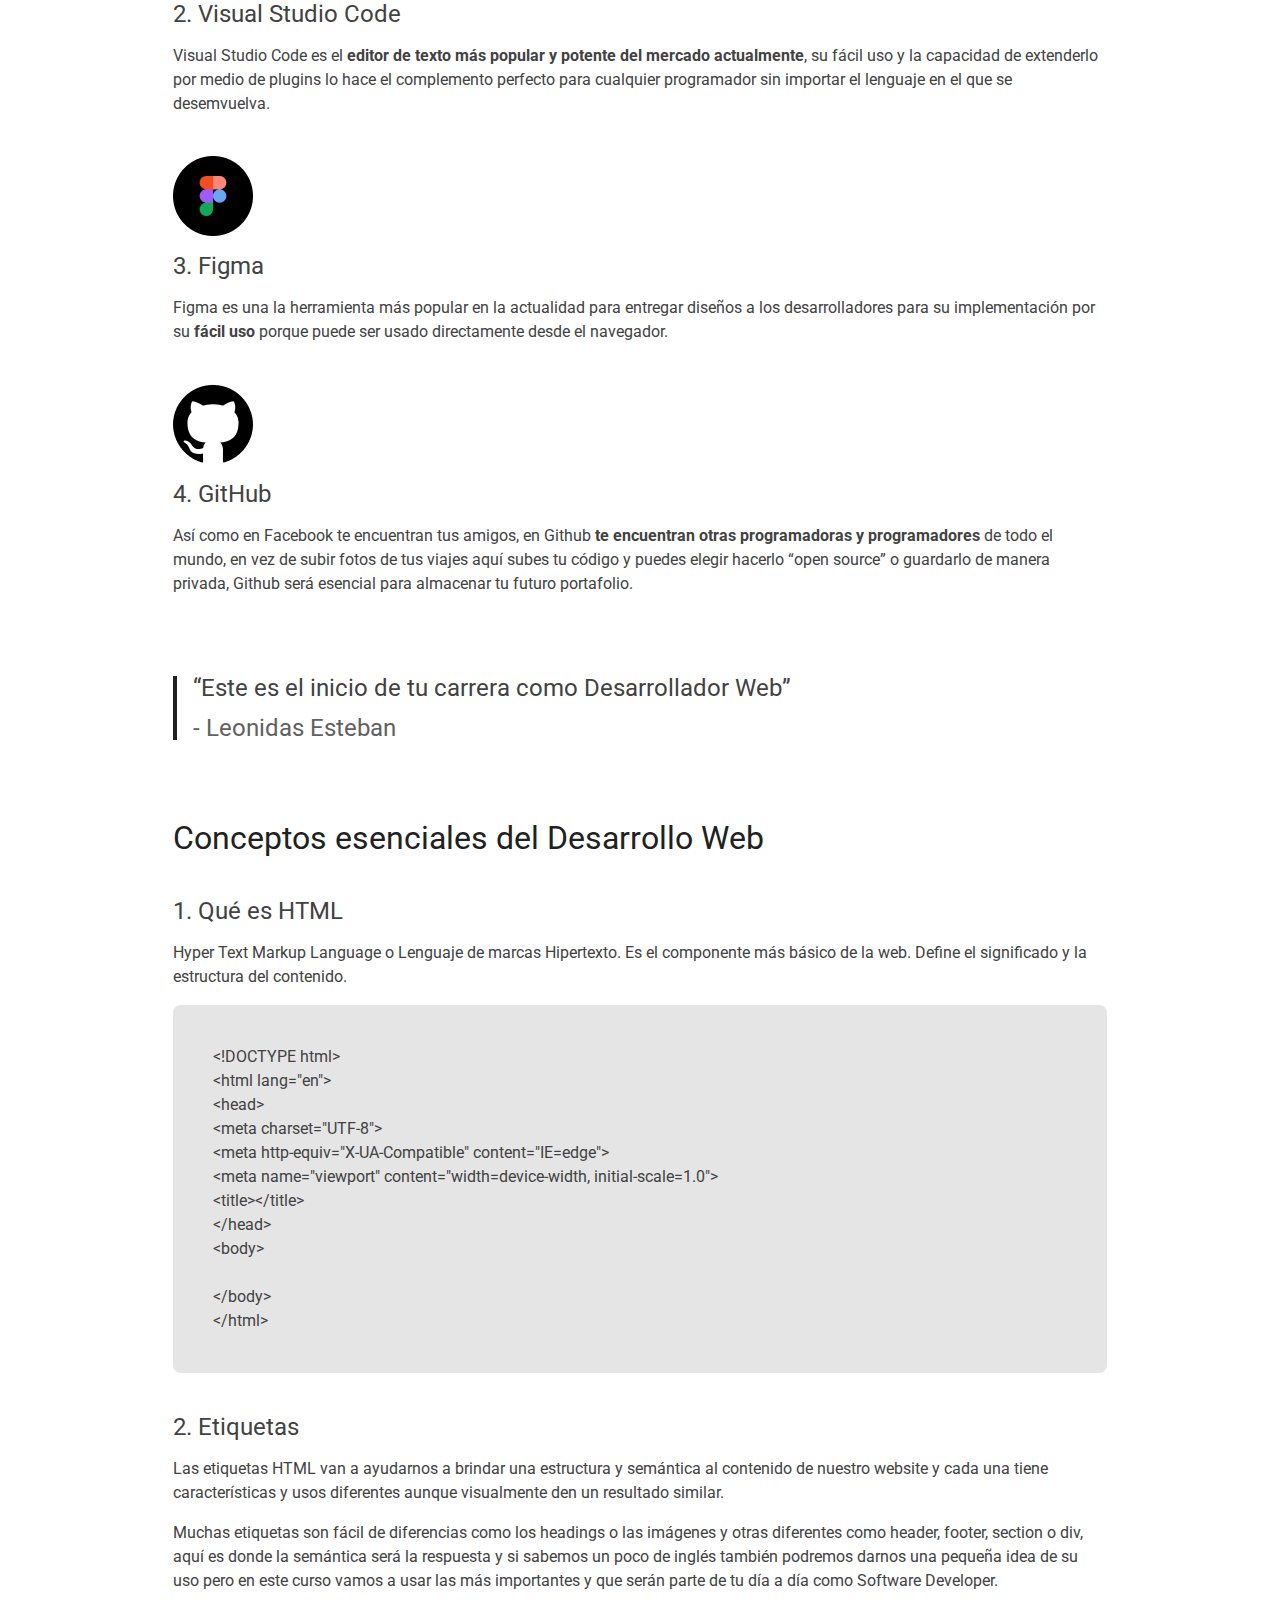
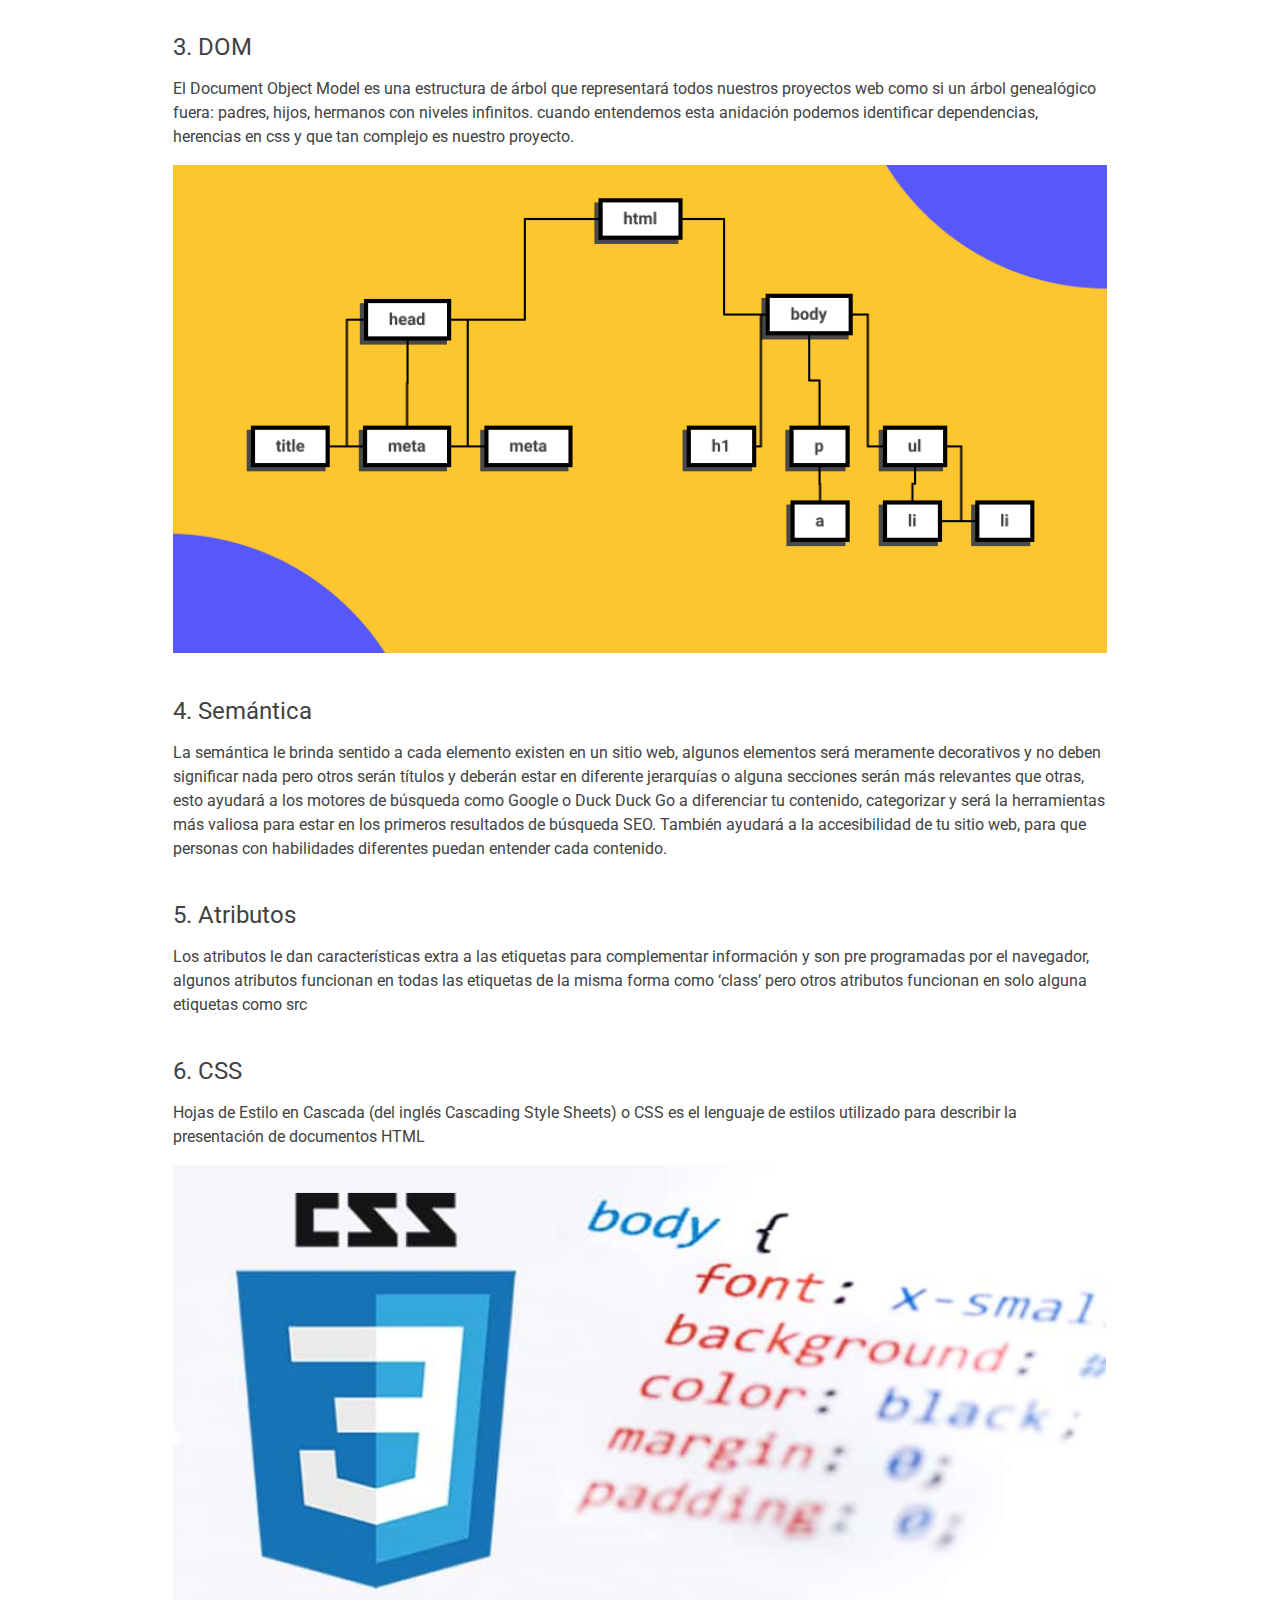
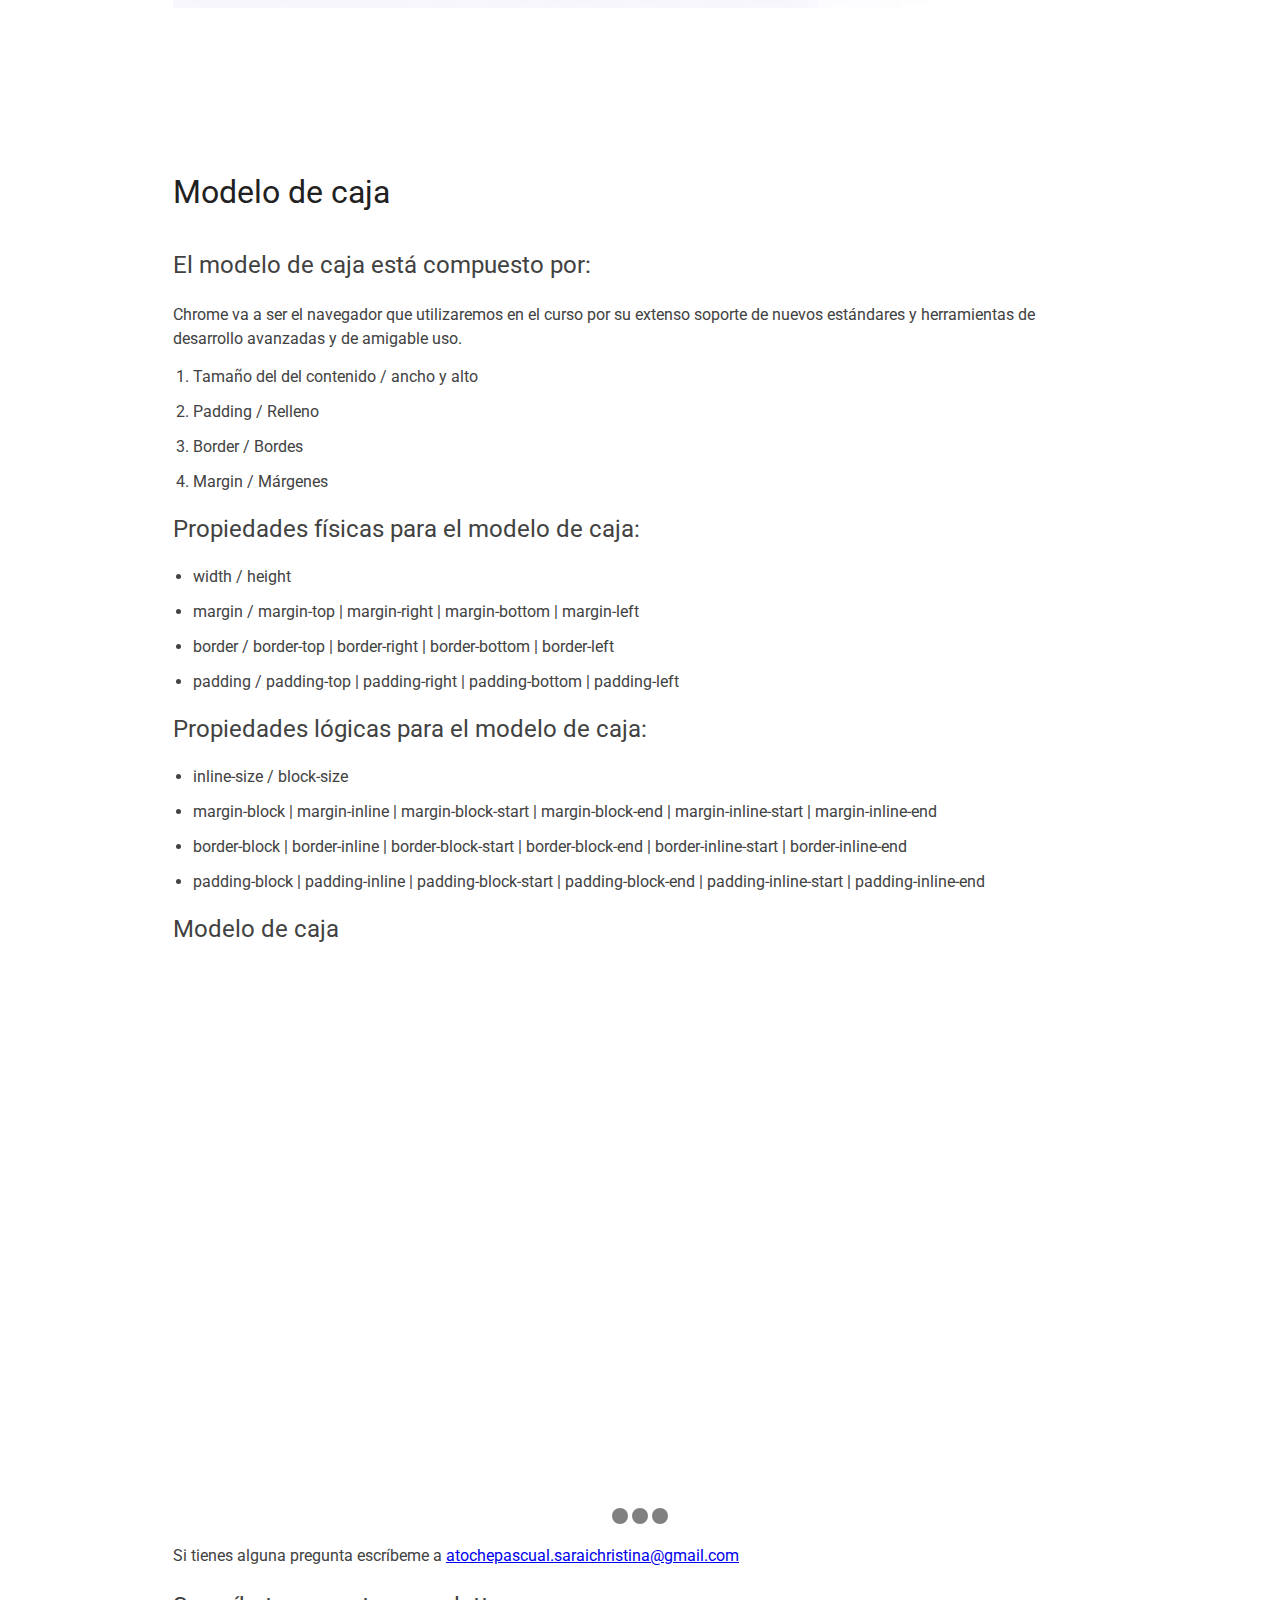
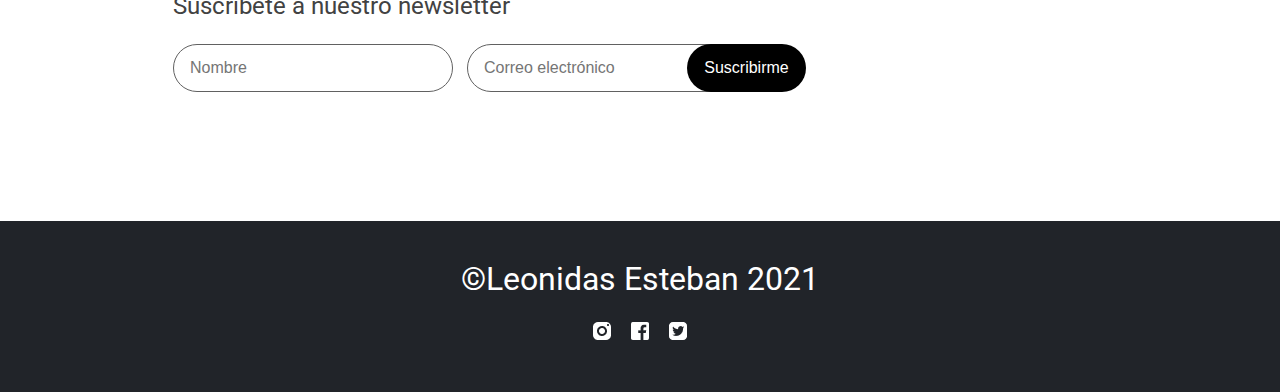
<file: index-c.html>
<!DOCTYPE html>
<html lang="es">

<head>
  <meta charset="UTF-8">
  <meta http-equiv="X-UA-Compatible" content="IE=edge">
  <meta name="viewport" content="width=device-width, initial-scale=1.0">
  <link rel="stylesheet" href="./css/style-c.css">
  <link rel="apple-touch-icon" sizes="57x57" href="./icon/apple-icon-57x57.png">
  <link rel="apple-touch-icon" sizes="60x60" href="./icon/apple-icon-60x60.png">
  <link rel="apple-touch-icon" sizes="72x72" href="./icon/apple-icon-72x72.png">
  <link rel="apple-touch-icon" sizes="76x76" href="./icon/apple-icon-76x76.png">
  <link rel="apple-touch-icon" sizes="114x114" href="./icon/apple-icon-114x114.png">
  <link rel="apple-touch-icon" sizes="120x120" href="./icon/apple-icon-120x120.png">
  <link rel="apple-touch-icon" sizes="144x144" href="./icon/apple-icon-144x144.png">
  <link rel="apple-touch-icon" sizes="152x152" href="./icon/apple-icon-152x152.png">
  <link rel="apple-touch-icon" sizes="180x180" href="./icon/apple-icon-180x180.png">
  <link rel="icon" type="image/png" sizes="192x192" href="./icon/android-icon-192x192.png">
  <link rel="icon" type="image/png" sizes="32x32" href="./icon/favicon-32x32.png">
  <link rel="icon" type="image/png" sizes="96x96" href="./icon/favicon-96x96.png">
  <link rel="icon" type="image/png" sizes="16x16" href="./icon/favicon-16x16.png">
  <link rel="manifest" href="./icon/manifest.json">
  <meta name="msapplication-TileColor" content="#ffffff">
  <meta name="msapplication-TileImage" content="/ms-icon-144x144.png">
  <meta name="theme-color" content="#ffffff">
  <title>Blog de Chris</title>
</head>

<body>
  <main class="main">
    <div class="wrapper">
      <div class="main-content">
        <h1>Curso esencial de HTML y CSS</h1>
        <p>Este es el inicio de tu carrera como Desarrollador Web, empezarás aprendiendo HTML y CSS para la creación de
          contenidos,
          en el nivel 2 aprenderás de componentes y en 3 sobre layouts.</p>
        <div class="variantes">
          <div class="opciones">
            <p>variantes del proyecto</p>
            <a href="index.html" >nemium a</a>
            <a href="index-b.html">nemium b</a>
            <a href="index-c.html" class="select">nemium c</a>
            <a href="index-d.html">nemium d</a>
            <a href="index-e.html">nemium e</a>
          </div>
        </div>
        <header class="header">
          <nav class="navigation">
            <p>Setup</p>
            <ol>
              <li><a href="#gchrome">Google Chrome</a></li>
              <li><a href="#vsc">Visual Studio Code</a></li>
              <li><a href="#figma">Figma</a></li>
              <li><a href="#gh">GitHub</a></li>
            </ol>
            <p>Conceptos esenciales del Desarrollo Web</p>
            <ol>
              <li><a href="#html">Qué es HTML</a></li>
              <li><a href="#etiquetas">Etiquetas</a></li>
              <li><a href="#dom">DOM</a></li>
              <li><a href="#semantica">Semántica</a></li>
              <li><a href="#atributos">Atributos</a></li>
              <li><a href="#css">Qué es CSS</a></li>
            </ol>
          </nav>
        </header>
        <hr>
        <section class="section-content">
          <h2>Setup</h2>
          <img src="./img/google-chrome.png" alt="Logo del navegador Google Chrome" title="Logo de Google Chrome">
          <h3 id="gchrome">Google Chrome</h3>
          <p>Chrome va a ser <span>el navegador que utilizaremos en el curso</span> por su extenso soporte de nuevos
            estándares y herramientas de
            desarrollo avanzadas y de amigable uso.</p>
          <img src="./img/visual-studio-code.png" alt="Logo del editor de codigo Visual Studio Code"
            title="Logo de Visual Studio Code">
          <h3 id="vsc">Visual Studio Code</h3>
          <p>Visual Studio Code es el <span>editor de texto más popular y potente del mercado actualmente</span>, su fácil
            uso y la capacidad de
            extenderlo por medio de plugins lo hace el complemento perfecto para cualquier programador sin importar el
            lenguaje en
            el que se desemvuelva.</p>
          <img src="./img/figma.png" alt="Logo del editor gráfico Figma" title="Logo de Figma">
          <h3 id="figma">Figma</h3>
          <p>Figma es una la herramienta más popular en la actualidad para entregar diseños a los desarrolladores para su
            implementación por su <span>fácil uso</span> porque puede ser usado directamente desde el navegador.</p>
          <img src="./img/github.png" alt="Logo de GitHub plataforma donde se puede alojar proyectos"
            title="Logo de GitHub">
          <h3 id="gh">GitHub</h3>
          <p>Así como en Facebook te encuentran tus amigos, en Github <span>te encuentran otras programadoras y
              programadores</span> de todo el
            mundo, en vez de subir fotos de tus viajes aquí subes tu código y puedes elegir hacerlo “open source” o
            guardarlo de
            manera privada, Github será esencial para almacenar tu futuro portafolio.</p>
          <blockquote class="blockquote">
            <p>“Este es el inicio de tu carrera como Desarrollador Web”</p>
            <p><span>Leonidas Esteban</span></p>
          </blockquote>
        </section>
        <section class="section-content">
          <h2>Conceptos esenciales del Desarrollo Web</h2>
          <h3 id="html">Qué es HTML</h3>
          <p>Hyper Text Markup Language o Lenguaje de marcas Hipertexto. Es el componente más básico de la web. Define el
            significado
            y la estructura del contenido.</p>
          <pre class="pre">
&lt;!DOCTYPE html&gt;
&lt;html lang=&quot;en&quot;&gt;
&lt;head&gt;
&lt;meta charset=&quot;UTF-8&quot;&gt;
&lt;meta http-equiv=&quot;X-UA-Compatible&quot; content=&quot;IE=edge&quot;&gt;
&lt;meta name=&quot;viewport&quot; content=&quot;width=device-width, initial-scale=1.0&quot;&gt;
&lt;title&gt;&lt;/title&gt;
&lt;/head&gt;
&lt;body&gt;

&lt;/body&gt;
&lt;/html&gt;</pre>
          <h3 id="etiquetas">Etiquetas</h3>
          <p>Las etiquetas HTML van a ayudarnos a brindar una estructura y semántica al contenido de nuestro website y cada
            una tiene
            características y usos diferentes aunque visualmente den un resultado similar.</p>
          <p>Muchas etiquetas son fácil de diferencias como los headings o las imágenes y otras diferentes como header,
            footer,
            section o div, aquí es donde la semántica será la respuesta y si sabemos un poco de inglés también podremos
            darnos una
            pequeña idea de su uso pero en este curso vamos a usar las más importantes y que serán parte de tu día a día
            como
            Software Developer.</p>
          <h3 id="dom">DOM</h3>
          <p>El Document Object Model es una estructura de árbol que representará todos nuestros proyectos web como si un
            árbol
            genealógico fuera: padres, hijos, hermanos con niveles infinitos. cuando entendemos esta anidación podemos
            identificar
            dependencias, herencias en css y que tan complejo es nuestro proyecto.</p>
          <img src="./img/dom.png" alt="Modelo de Objeto de Documento (DOM)" title="DOM">
          <h3 id="semantica">Semántica</h3>
          <p>La semántica le brinda sentido a cada elemento existen en un sitio web, algunos elementos será meramente
            decorativos y
            no deben significar nada pero otros serán títulos y deberán estar en diferente jerarquías o alguna secciones
            serán más
            relevantes que otras, esto ayudará a los motores de búsqueda como Google o Duck Duck Go a diferenciar tu
            contenido,
            categorizar y será la herramientas más valiosa para estar en los primeros resultados de búsqueda SEO. También
            ayudará a
            la accesibilidad de tu sitio web, para que personas con habilidades diferentes puedan entender cada contenido.
          </p>
          <h3 id="atributos">Atributos</h3>
          <p>Los atributos le dan características extra a las etiquetas para complementar información y son pre programadas
            por el
            navegador, algunos atributos funcionan en todas las etiquetas de la misma forma como ‘class’ pero otros
            atributos
            funcionan en solo alguna etiquetas como src</p>
          <h3 id="css">CSS</h3>
          <p>Hojas de Estilo en Cascada (del inglés Cascading Style Sheets) o CSS es el lenguaje de estilos utilizado para
            describir
            la presentación de documentos HTML</p>
          <img src="./img/css.png" alt="Imagen del logo del lengiaje de estislo CSS (Cascading Style Sheets)"
            title="Imagen del logo de CSS">

        </section>
        <section class="section-content">
          <h2>Modelo de caja</h2>
          <h3>El modelo de caja está compuesto por:</h3>
          <p>Chrome va a ser el navegador que utilizaremos en el curso por su extenso soporte de nuevos estándares y
            herramientas de
            desarrollo avanzadas y de amigable uso.</p>
          <ol>
            <li>Tamaño del del contenido / ancho y alto</li>
            <li>Padding / Relleno</li>
            <li>Border / Bordes</li>
            <li>Margin / Márgenes</li>
          </ol>
          <h3>Propiedades físicas para el modelo de caja:</h3>
          <ul>
            <li>width / height</li>
            <li>margin / margin-top | margin-right | margin-bottom | margin-left</li>
            <li>border / border-top | border-right | border-bottom | border-left</li>
            <li>padding / padding-top | padding-right | padding-bottom | padding-left</li>
          </ul>
          <h3>Propiedades lógicas para el modelo de caja:</h3>
          <ul>
            <li>inline-size / block-size</li>
            <li>margin-block | margin-inline | margin-block-start | margin-block-end | margin-inline-start |
              margin-inline-end</li>
            <li>border-block | border-inline | border-block-start | border-block-end | border-inline-start |
              border-inline-end</li>
            <li>padding-block | padding-inline | padding-block-start | padding-block-end | padding-inline-start |
              padding-inline-end</li>
          </ul>
        </section>
        <section class="section-slider">
          <h3>Modelo de caja</h3>
          <div class="slider">
            <scroll-cotainer class="scroll-container">
              <scroll-page class="scroll-page" id="video1">
                <iframe  class="video" width="560" height="315" src="https://www.youtube.com/embed/5f5Ig_U2Bpk" title="YouTube video player"
                  allow="accelerometer; autoplay; clipboard-write; encrypted-media; gyroscope; picture-in-picture; web-share"
                  allowfullscreen></iframe>
              </scroll-page>
              <scroll-page class="scroll-page" id="video2">
                <iframe  class="video" width="560" height="315" src="https://www.youtube.com/embed/5f5Ig_U2Bpk" title="YouTube video player"
                  allow="accelerometer; autoplay; clipboard-write; encrypted-media; gyroscope; picture-in-picture; web-share"
                  allowfullscreen></iframe>
              </scroll-page>
              <scroll-page class="scroll-page" id="video3">
                <iframe  class="video" width="560" height="315" src="https://www.youtube.com/embed/5f5Ig_U2Bpk" title="YouTube video player"
                  allow="accelerometer; autoplay; clipboard-write; encrypted-media; gyroscope; picture-in-picture; web-share"
                  allowfullscreen></iframe>
              </scroll-page>
            </scroll-cotainer>
            <div class="slider-list">
              <a href="#video1" class="slider-bullet-list" title="video1"></a>
              <a href="#video2" class="slider-bullet-list" title="video2"></a>
              <a href="#video3" class="slider-bullet-list" title="video3"></a>
            </div>
          </div>
        </section>
        <p>Si tienes alguna pregunta escríbeme a <a href="mailto:atochepascual.saraichristina@gmail.com">atochepascual.saraichristina@gmail.com</a></p>
        <div class="newsletter">
          <h3>Suscríbete a nuestro newsletter</h3>
          <form class="formulario">
            <input type="text" required placeholder="Nombre">
            <input type="email" required placeholder="Correo electrónico">
            <input type="submit" value="Suscribirme">
          </form>
        </div>
      </div>
    </div>
  </main>
  <footer class="footer">
    <h2>©Leonidas Esteban 2021</h2>
    <div class="redes">
      <img src="./img/icon-instagram.png" alt="Logo de la red social Instagram"  title="Instagram" >
      <img src="./img/icon-facebook.png" alt="Logo de la red social Facebook" title="Facebook" >
      <img src="./img/icon-twitter.png" alt="Logo de la red social Twitter" title="Twitter" >
    </div>
  </footer>
</body>

</html>
</file>
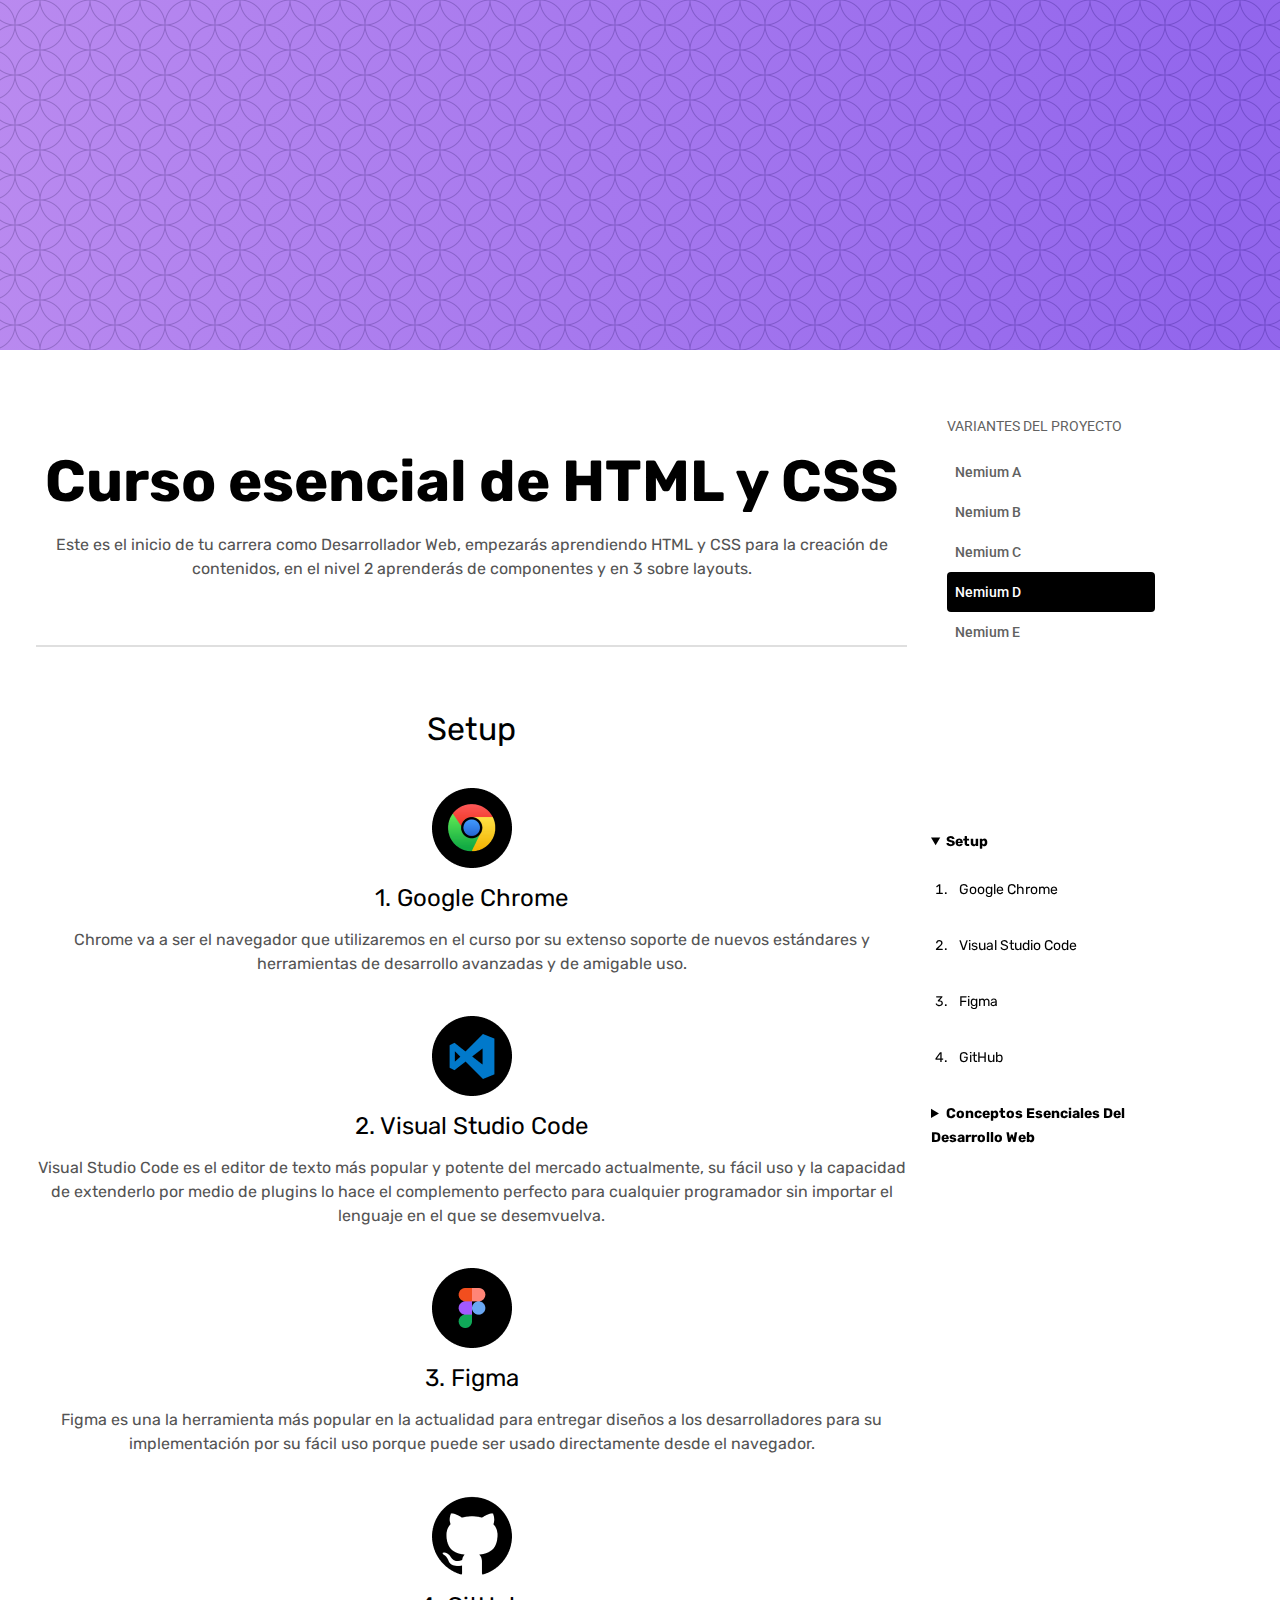
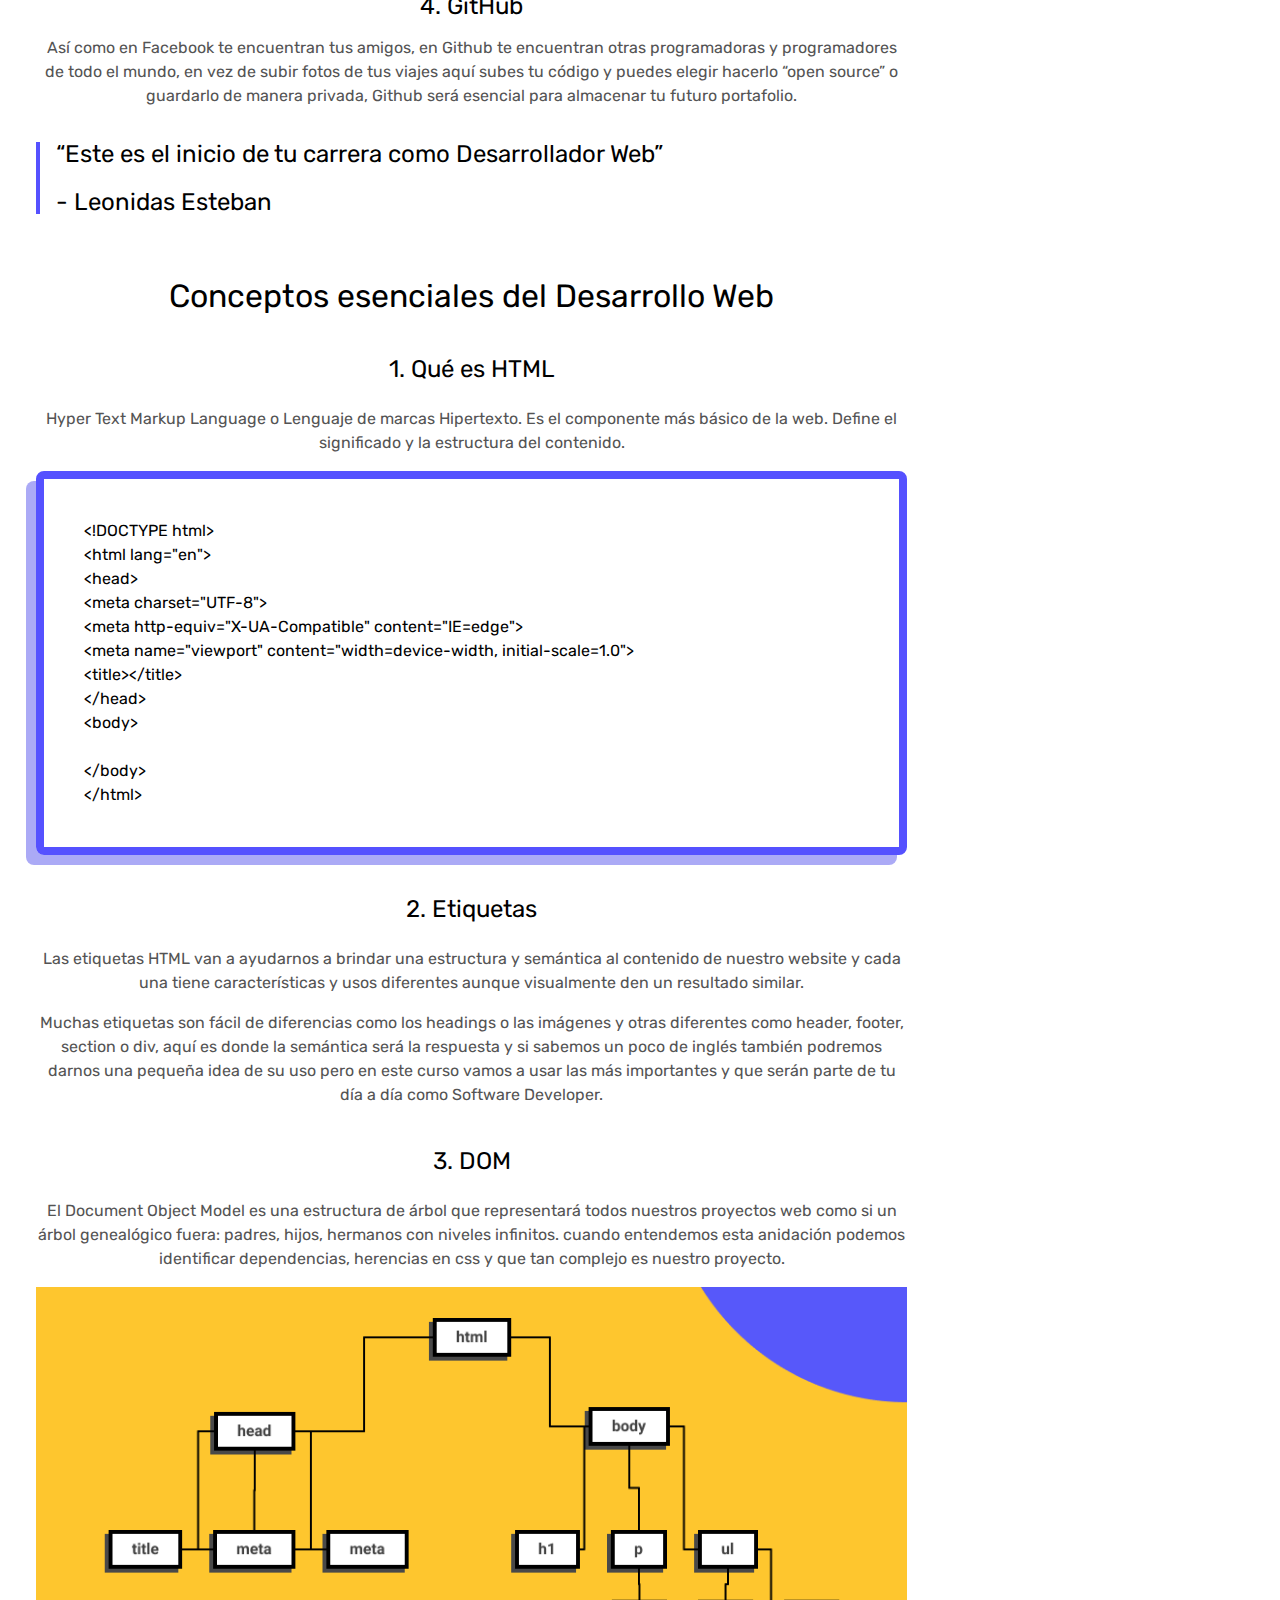
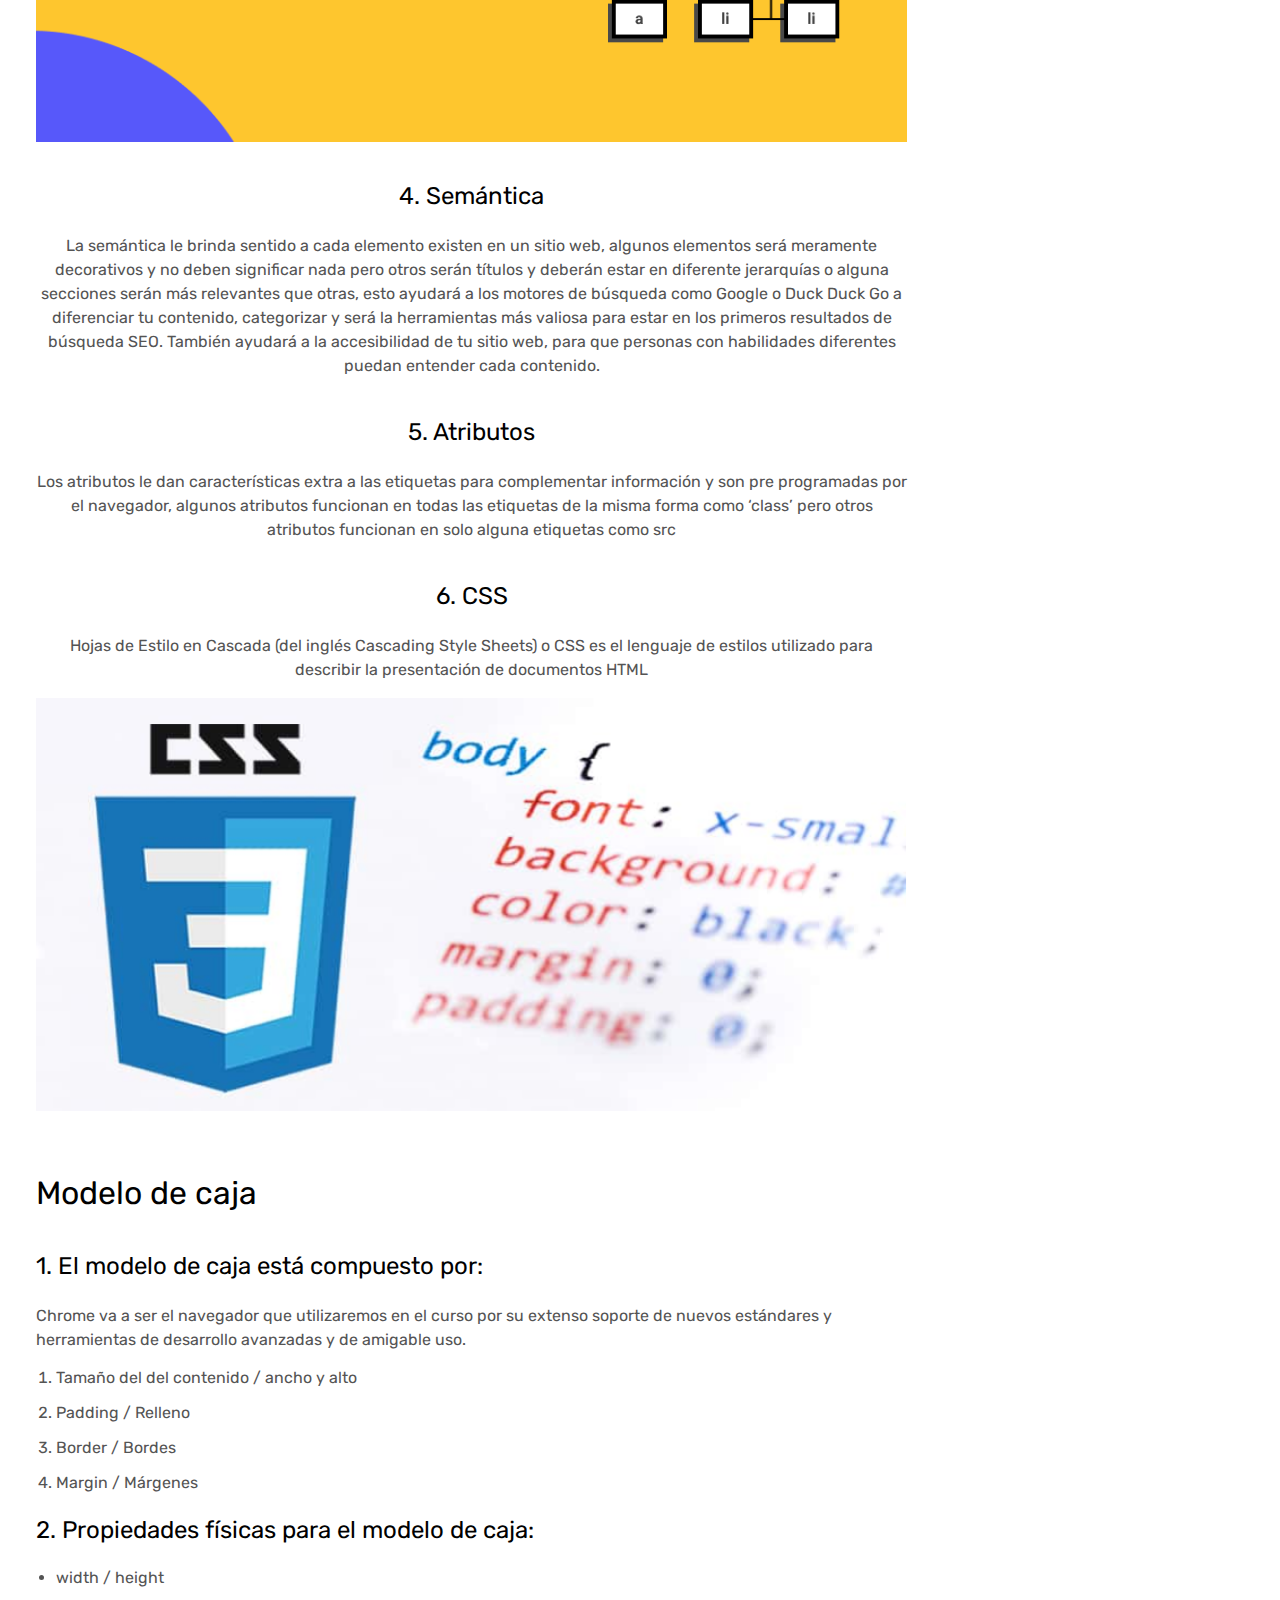
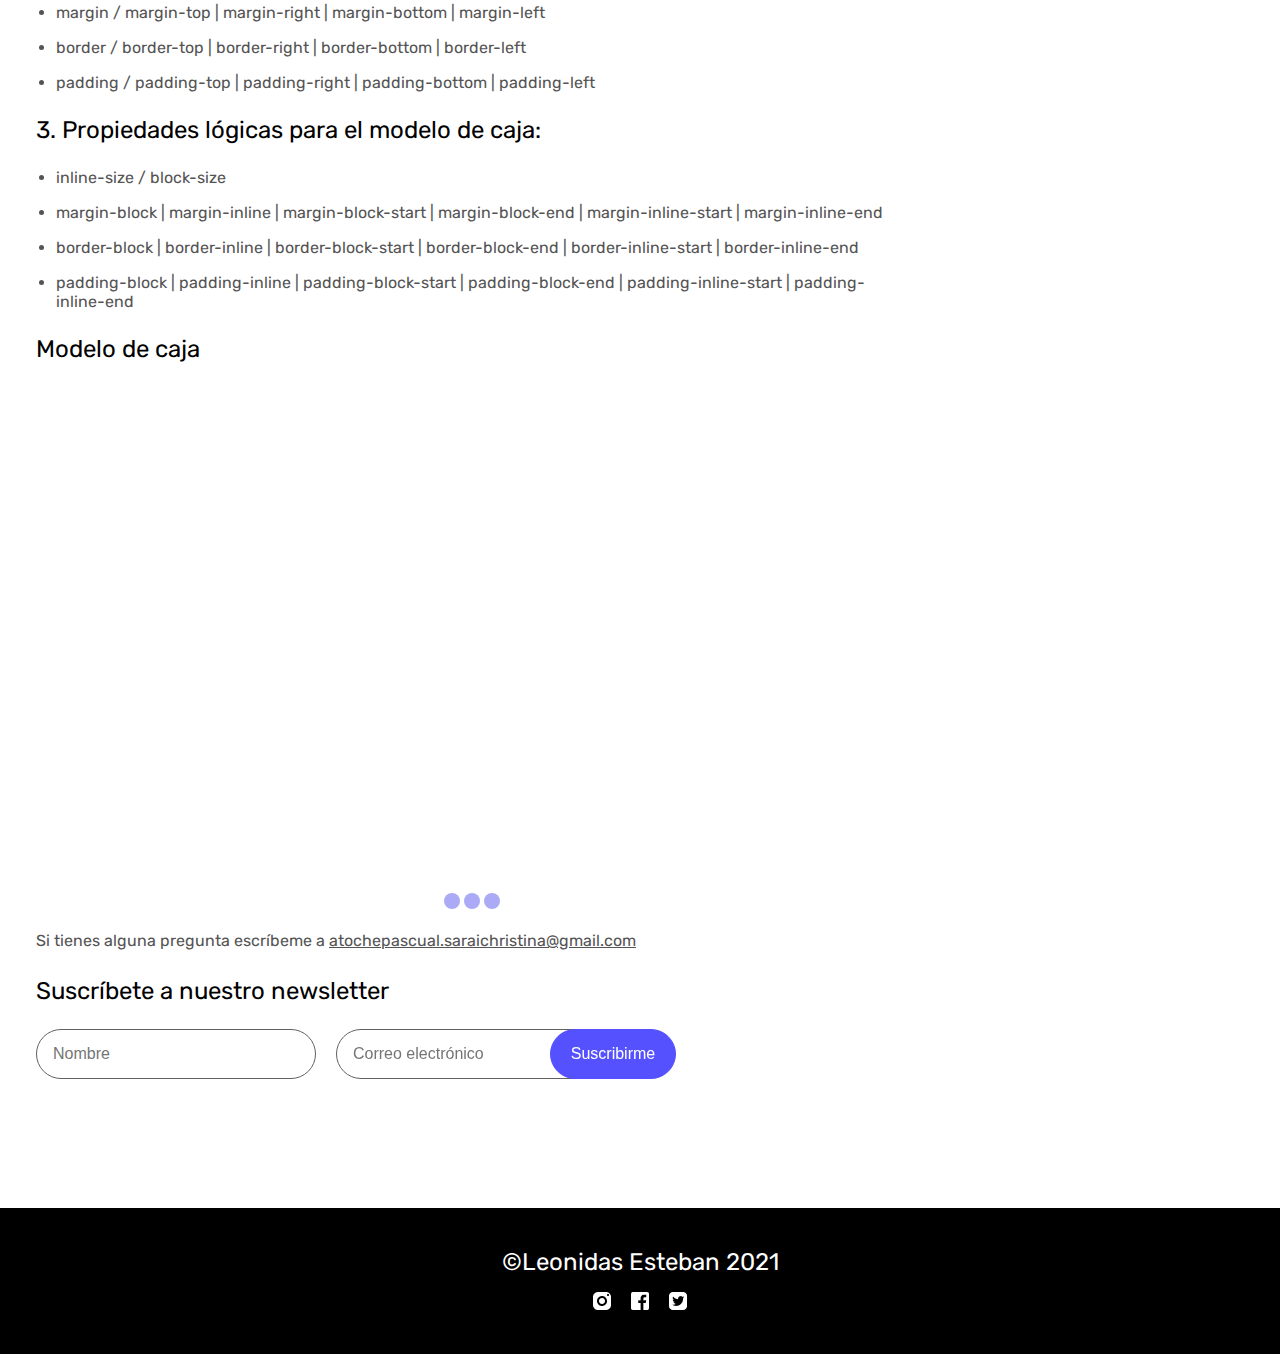
<file: index-d.html>
<!DOCTYPE html>
<html lang="es">

<head>
  <meta charset="UTF-8">
  <meta http-equiv="X-UA-Compatible" content="IE=edge">
  <meta name="viewport" content="width=device-width, initial-scale=1.0">
  <link rel="stylesheet" href="./css/style-d.css">
  <link rel="apple-touch-icon" sizes="57x57" href="./icon/apple-icon-57x57.png">
  <link rel="apple-touch-icon" sizes="60x60" href="./icon/apple-icon-60x60.png">
  <link rel="apple-touch-icon" sizes="72x72" href="./icon/apple-icon-72x72.png">
  <link rel="apple-touch-icon" sizes="76x76" href="./icon/apple-icon-76x76.png">
  <link rel="apple-touch-icon" sizes="114x114" href="./icon/apple-icon-114x114.png">
  <link rel="apple-touch-icon" sizes="120x120" href="./icon/apple-icon-120x120.png">
  <link rel="apple-touch-icon" sizes="144x144" href="./icon/apple-icon-144x144.png">
  <link rel="apple-touch-icon" sizes="152x152" href="./icon/apple-icon-152x152.png">
  <link rel="apple-touch-icon" sizes="180x180" href="./icon/apple-icon-180x180.png">
  <link rel="icon" type="image/png" sizes="192x192" href="./icon/android-icon-192x192.png">
  <link rel="icon" type="image/png" sizes="32x32" href="./icon/favicon-32x32.png">
  <link rel="icon" type="image/png" sizes="96x96" href="./icon/favicon-96x96.png">
  <link rel="icon" type="image/png" sizes="16x16" href="./icon/favicon-16x16.png">
  <link rel="manifest" href="./icon/manifest.json">
  <meta name="msapplication-TileColor" content="#ffffff">
  <meta name="msapplication-TileImage" content="/ms-icon-144x144.png">
  <meta name="theme-color" content="#ffffff">
  <title>Blog de Chris</title>
</head>

<body>
  <div class="hero"></div>
  <div class="variantes">
    <div class="wrapper">
      <div class="variantes-content">
        <div class="opciones">
          <p>variantes del proyecto</p>
          <a href="index.html">nemium a</a>
          <a href="index-b.html">nemium b</a>
          <a href="index-c.html">nemium c</a>
          <a href="index-d.html" class="select">nemium d</a>
          <a href="index-e.html">nemium e</a>
        </div>
      </div>
    </div>
  </div>
  <header class="header">
    <div class="wrapper">
      <div class="header-content">
        <nav class="navegation">
          <details open>
            <summary>setup</summary>
            <ol>
              <li><a href="#gchrome">Google Chrome</a></li>
              <li><a href="#vsc">Visual Studio Code</a></li>
              <li><a href="#figma">Figma</a></li>
              <li><a href="#gh">GitHub</a></li>
            </ol>
          </details>
          <details>
            <summary>Conceptos esenciales del Desarrollo Web</summary>
            <ol>
              <li><a href="#html">Qué es HTML</a></li>
              <li><a href="#etiquetas">Etiquetas</a></li>
              <li><a href="#dom">DOM</a></li>
              <li><a href="#semantica">Semántica</a></li>
              <li><a href="#atributos">Atributos</a></li>
              <li><a href="#css">Qué es CSS</a></li>
            </ol>
          </details>
        </nav>
      </div>
    </div>
  </header>
  <main class="main">
    <div class="wrapper">
      <div class="main-content">
        <div class="section-firts">
          <h1>Curso esencial de HTML y CSS</h1>
          <p>Este es el inicio de tu carrera como Desarrollador Web, empezarás aprendiendo HTML y CSS para la creación de
            contenidos,
            en el nivel 2 aprenderás de componentes y en 3 sobre layouts.</p>
        </div>
        <hr>
        <section class="section-content">
          <h2>Setup</h2>
          <img src="./img/google-chrome.png" alt="Logo del navegador Google Chrome" title="Logo de Google Chrome">
          <h3 id="gchrome">Google Chrome</h3>
          <p>Chrome va a ser <span>el navegador que utilizaremos en el curso</span> por su extenso soporte de nuevos
            estándares y herramientas de
            desarrollo avanzadas y de amigable uso.</p>
          <img src="./img/visual-studio-code.png" alt="Logo del editor de codigo Visual Studio Code"
            title="Logo de Visual Studio Code">
          <h3 id="vsc">Visual Studio Code</h3>
          <p>Visual Studio Code es el <span>editor de texto más popular y potente del mercado actualmente</span>, su fácil
            uso y la capacidad de
            extenderlo por medio de plugins lo hace el complemento perfecto para cualquier programador sin importar el
            lenguaje en
            el que se desemvuelva.</p>
          <img src="./img/figma.png" alt="Logo del editor gráfico Figma" title="Logo de Figma">
          <h3 id="figma">Figma</h3>
          <p>Figma es una la herramienta más popular en la actualidad para entregar diseños a los desarrolladores para su
            implementación por su <span>fácil uso</span> porque puede ser usado directamente desde el navegador.</p>
          <img src="./img/github.png" alt="Logo de GitHub plataforma donde se puede alojar proyectos"
            title="Logo de GitHub">
          <h3 id="gh">GitHub</h3>
          <p>Así como en Facebook te encuentran tus amigos, en Github <span>te encuentran otras programadoras y
              programadores</span> de todo el
            mundo, en vez de subir fotos de tus viajes aquí subes tu código y puedes elegir hacerlo “open source” o
            guardarlo de
            manera privada, Github será esencial para almacenar tu futuro portafolio.</p>
          <blockquote class="blockquote">
            <p>“Este es el inicio de tu carrera como Desarrollador Web”</p>
            <p><span>Leonidas Esteban</span></p>
          </blockquote>
        </section>
        <section class="section-content">
          <h2>Conceptos esenciales del Desarrollo Web</h2>
          <h3 id="html">Qué es HTML</h3>
          <p>Hyper Text Markup Language o Lenguaje de marcas Hipertexto. Es el componente más básico de la web. Define el
            significado
            y la estructura del contenido.</p>
          <pre class="pre">
&lt;!DOCTYPE html&gt;
&lt;html lang=&quot;en&quot;&gt;
&lt;head&gt;
&lt;meta charset=&quot;UTF-8&quot;&gt;
&lt;meta http-equiv=&quot;X-UA-Compatible&quot; content=&quot;IE=edge&quot;&gt;
&lt;meta name=&quot;viewport&quot; content=&quot;width=device-width, initial-scale=1.0&quot;&gt;
&lt;title&gt;&lt;/title&gt;
&lt;/head&gt;
&lt;body&gt;

&lt;/body&gt;
&lt;/html&gt;</pre>
          <h3 id="etiquetas">Etiquetas</h3>
          <p>Las etiquetas HTML van a ayudarnos a brindar una estructura y semántica al contenido de nuestro website y cada
            una tiene
            características y usos diferentes aunque visualmente den un resultado similar.</p>
          <p>Muchas etiquetas son fácil de diferencias como los headings o las imágenes y otras diferentes como header,
            footer,
            section o div, aquí es donde la semántica será la respuesta y si sabemos un poco de inglés también podremos
            darnos una
            pequeña idea de su uso pero en este curso vamos a usar las más importantes y que serán parte de tu día a día
            como
            Software Developer.</p>
          <h3 id="dom">DOM</h3>
          <p>El Document Object Model es una estructura de árbol que representará todos nuestros proyectos web como si un
            árbol
            genealógico fuera: padres, hijos, hermanos con niveles infinitos. cuando entendemos esta anidación podemos
            identificar
            dependencias, herencias en css y que tan complejo es nuestro proyecto.</p>
          <img src="./img/dom.png" alt="Modelo de Objeto de Documento (DOM)" title="DOM">
          <h3 id="semantica">Semántica</h3>
          <p>La semántica le brinda sentido a cada elemento existen en un sitio web, algunos elementos será meramente
            decorativos y
            no deben significar nada pero otros serán títulos y deberán estar en diferente jerarquías o alguna secciones
            serán más
            relevantes que otras, esto ayudará a los motores de búsqueda como Google o Duck Duck Go a diferenciar tu
            contenido,
            categorizar y será la herramientas más valiosa para estar en los primeros resultados de búsqueda SEO. También
            ayudará a
            la accesibilidad de tu sitio web, para que personas con habilidades diferentes puedan entender cada contenido.
          </p>
          <h3 id="atributos">Atributos</h3>
          <p>Los atributos le dan características extra a las etiquetas para complementar información y son pre programadas
            por el
            navegador, algunos atributos funcionan en todas las etiquetas de la misma forma como ‘class’ pero otros
            atributos
            funcionan en solo alguna etiquetas como src</p>
          <h3 id="css">CSS</h3>
          <p>Hojas de Estilo en Cascada (del inglés Cascading Style Sheets) o CSS es el lenguaje de estilos utilizado para
            describir
            la presentación de documentos HTML</p>
          <img src="./img/css.png" alt="Imagen del logo del lengiaje de estislo CSS (Cascading Style Sheets)"
            title="Imagen del logo de CSS">

        </section>
        <section class="section-content">
          <h2>Modelo de caja</h2>
          <h3>El modelo de caja está compuesto por:</h3>
          <p>Chrome va a ser el navegador que utilizaremos en el curso por su extenso soporte de nuevos estándares y
            herramientas de
            desarrollo avanzadas y de amigable uso.</p>
          <ol>
            <li>Tamaño del del contenido / ancho y alto</li>
            <li>Padding / Relleno</li>
            <li>Border / Bordes</li>
            <li>Margin / Márgenes</li>
          </ol>
          <h3>Propiedades físicas para el modelo de caja:</h3>
          <ul>
            <li>width / height</li>
            <li>margin / margin-top | margin-right | margin-bottom | margin-left</li>
            <li>border / border-top | border-right | border-bottom | border-left</li>
            <li>padding / padding-top | padding-right | padding-bottom | padding-left</li>
          </ul>
          <h3>Propiedades lógicas para el modelo de caja:</h3>
          <ul>
            <li>inline-size / block-size</li>
            <li>margin-block | margin-inline | margin-block-start | margin-block-end | margin-inline-start |
              margin-inline-end</li>
            <li>border-block | border-inline | border-block-start | border-block-end | border-inline-start |
              border-inline-end</li>
            <li>padding-block | padding-inline | padding-block-start | padding-block-end | padding-inline-start |
              padding-inline-end</li>
          </ul>
        </section>
        <section class="section-slider">
          <h3>Modelo de caja</h3>
          <div class="slider">
            <scroll-cotainer class="scroll-container">
              <scroll-page class="scroll-page" id="video1">
                <iframe  class="video" width="560" height="315" src="https://www.youtube.com/embed/5f5Ig_U2Bpk" title="YouTube video player"
                  allow="accelerometer; autoplay; clipboard-write; encrypted-media; gyroscope; picture-in-picture; web-share"
                  allowfullscreen></iframe>
              </scroll-page>
              <scroll-page class="scroll-page" id="video2">
                <iframe  class="video" width="560" height="315" src="https://www.youtube.com/embed/5f5Ig_U2Bpk" title="YouTube video player"
                  allow="accelerometer; autoplay; clipboard-write; encrypted-media; gyroscope; picture-in-picture; web-share"
                  allowfullscreen></iframe>
              </scroll-page>
              <scroll-page class="scroll-page" id="video3">
                <iframe  class="video" width="560" height="315" src="https://www.youtube.com/embed/5f5Ig_U2Bpk" title="YouTube video player"
                  allow="accelerometer; autoplay; clipboard-write; encrypted-media; gyroscope; picture-in-picture; web-share"
                  allowfullscreen></iframe>
              </scroll-page>
            </scroll-cotainer>
            <div class="slider-list">
              <a href="#video1" class="slider-bullet-list" title="video1"></a>
              <a href="#video2" class="slider-bullet-list" title="video2"></a>
              <a href="#video3" class="slider-bullet-list" title="video3"></a>
            </div>
          </div>
        </section>
        <p>Si tienes alguna pregunta escríbeme a <a href="mailto:atochepascual.saraichristina@gmail.com">atochepascual.saraichristina@gmail.com</a></p>
        <div class="newsletter">
          <h3>Suscríbete a nuestro newsletter</h3>
          <form class="formulario">
            <input type="text" required placeholder="Nombre">
            <input type="email" required placeholder="Correo electrónico">
            <input type="submit" value="Suscribirme">
          </form>
        </div>
      </div>
    </div>
  </main>
  <footer class="footer">
    <h3>©Leonidas Esteban 2021</h3>
    <div class="redes">
      <img src="./img/icon-instagram.png" alt="Logo de la red social Instagram"  title="Instagram" >
      <img src="./img/icon-facebook.png" alt="Logo de la red social Facebook" title="Facebook" >
      <img src="./img/icon-twitter.png" alt="Logo de la red social Twitter" title="Twitter" >
    </div>
  </footer>
</body>

</html>
</file>
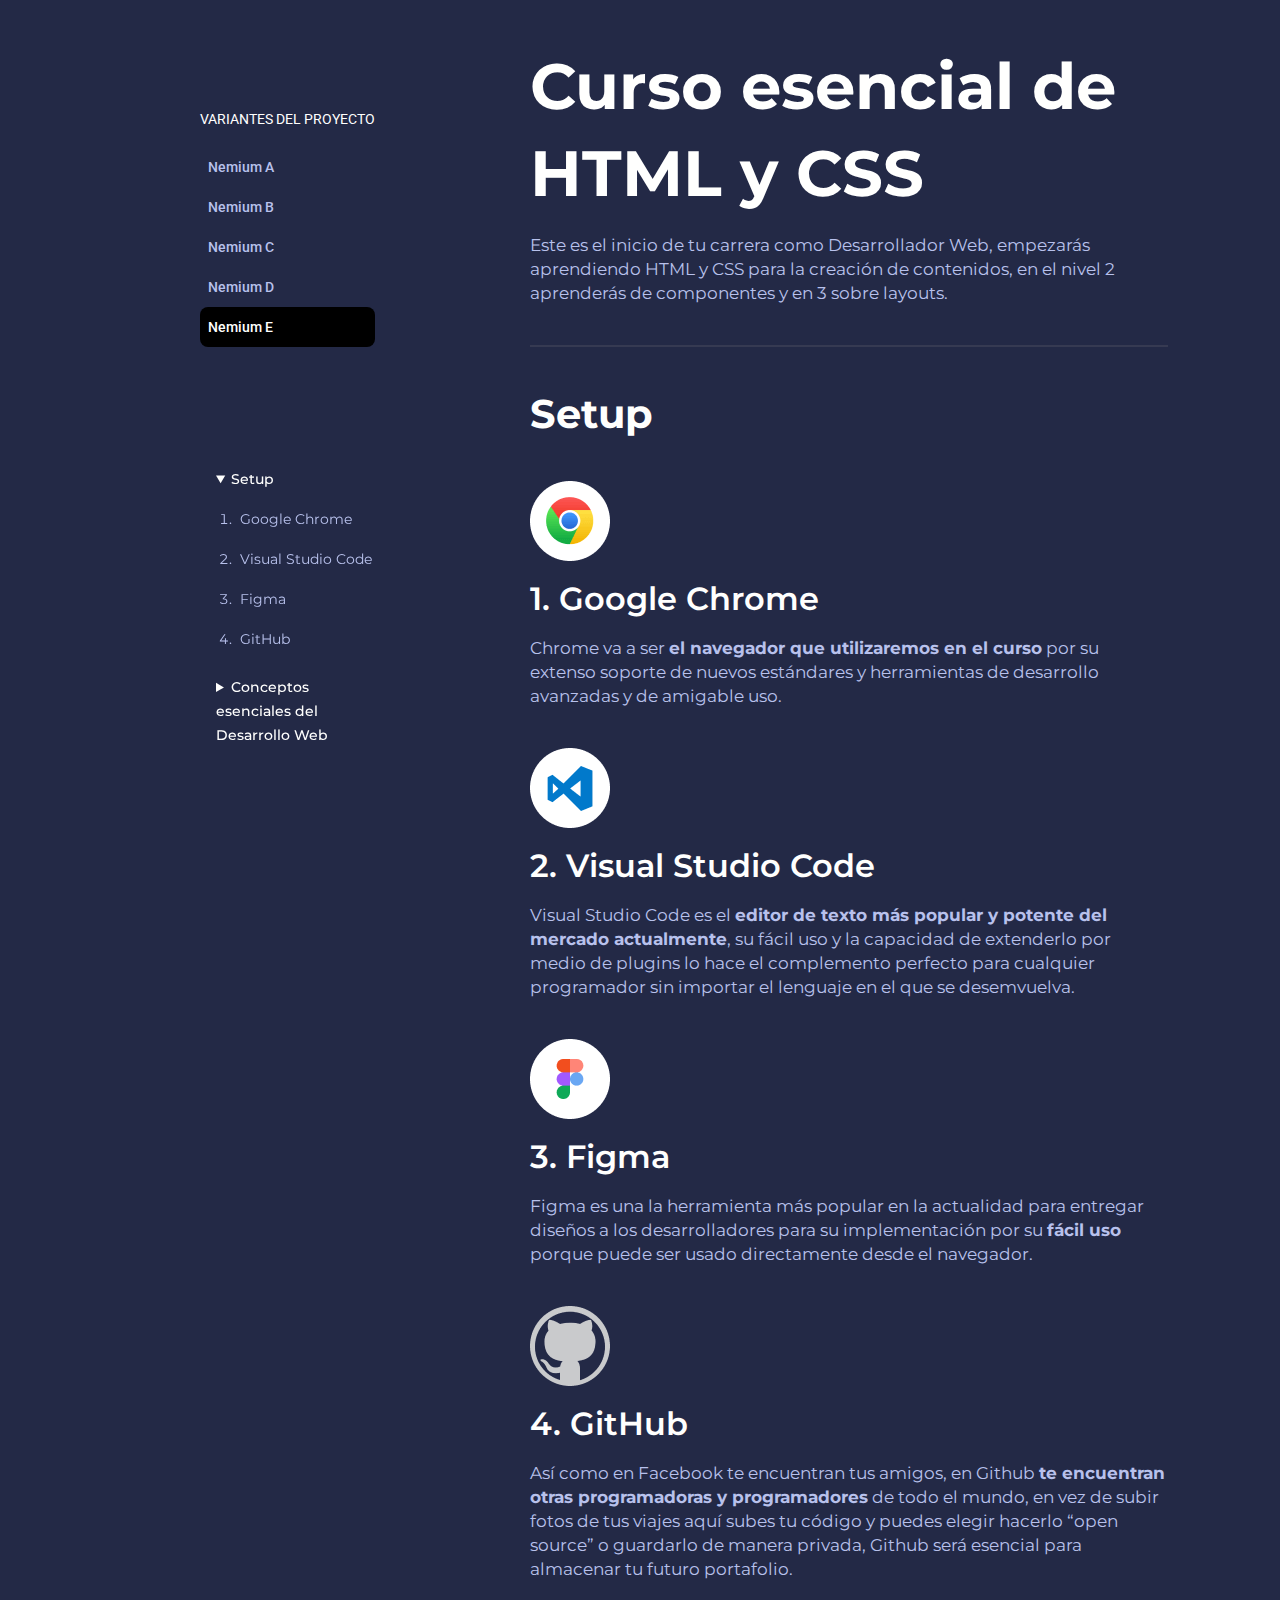
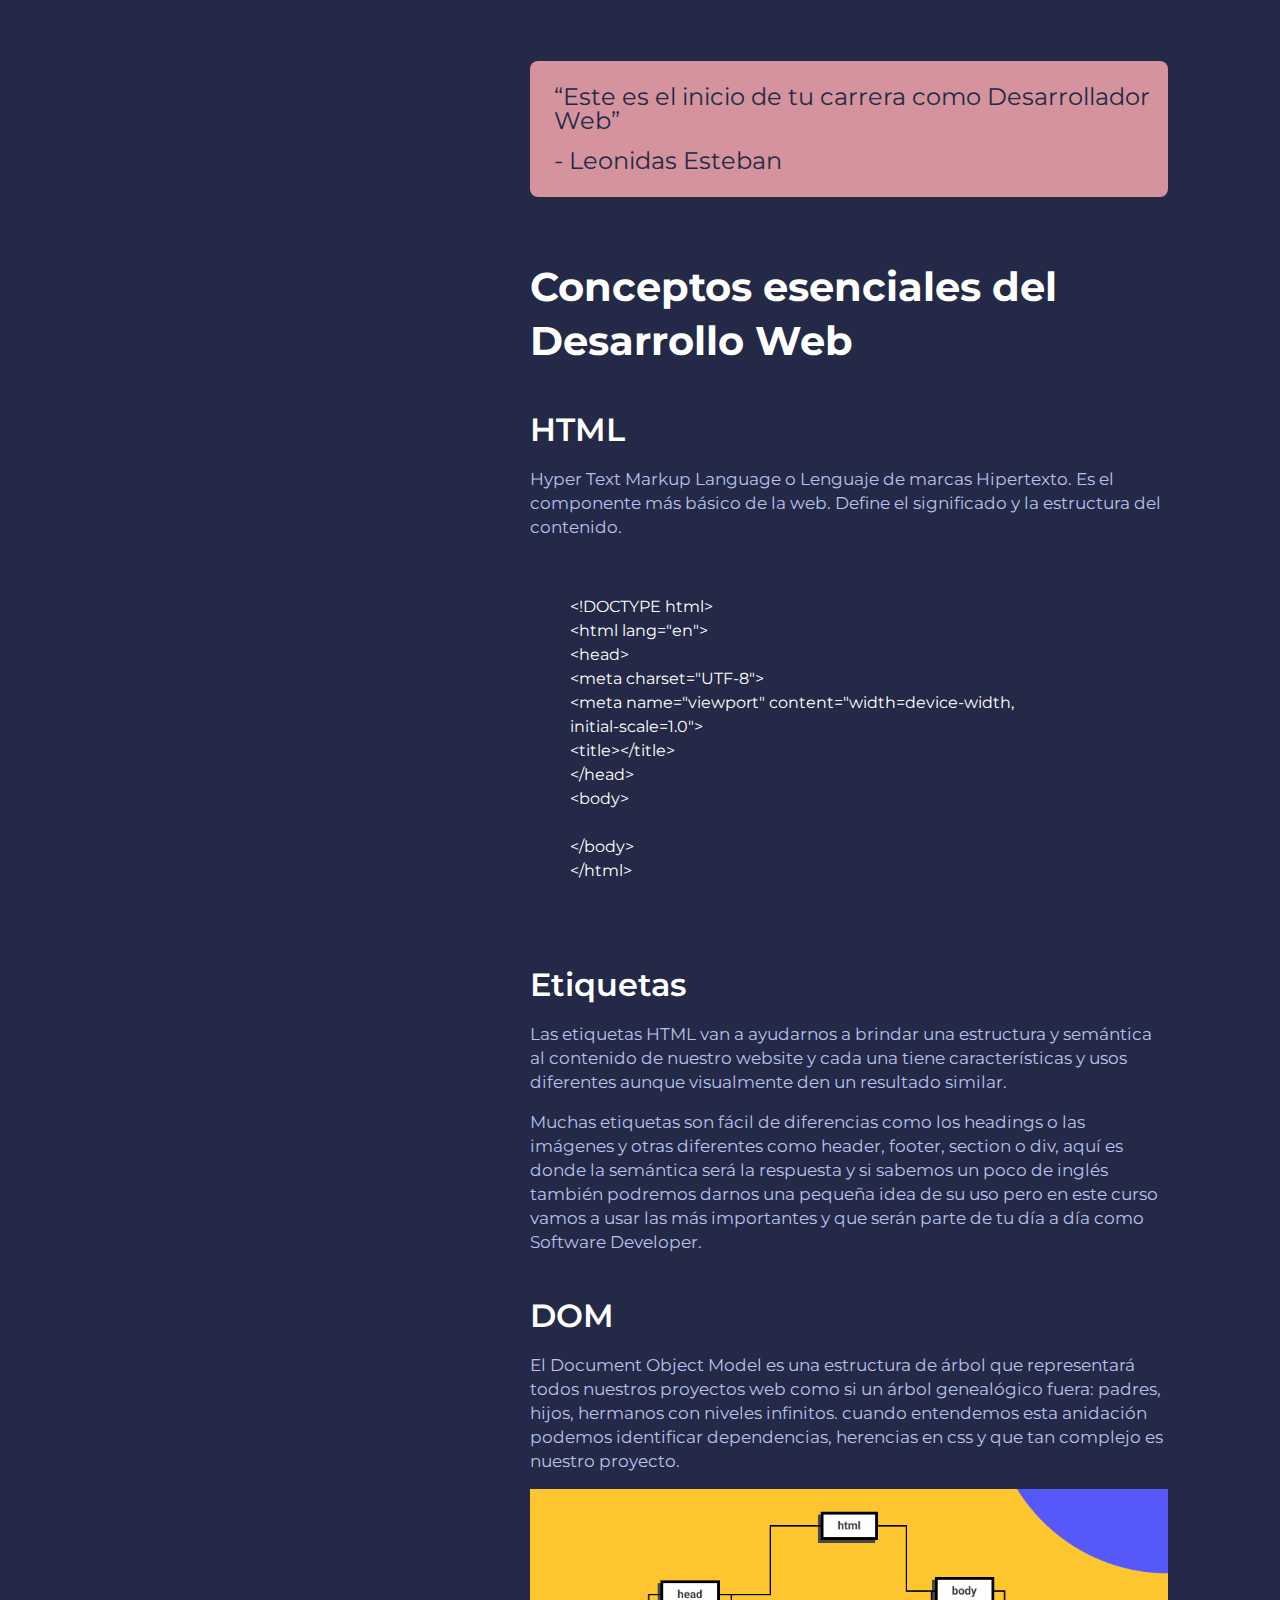
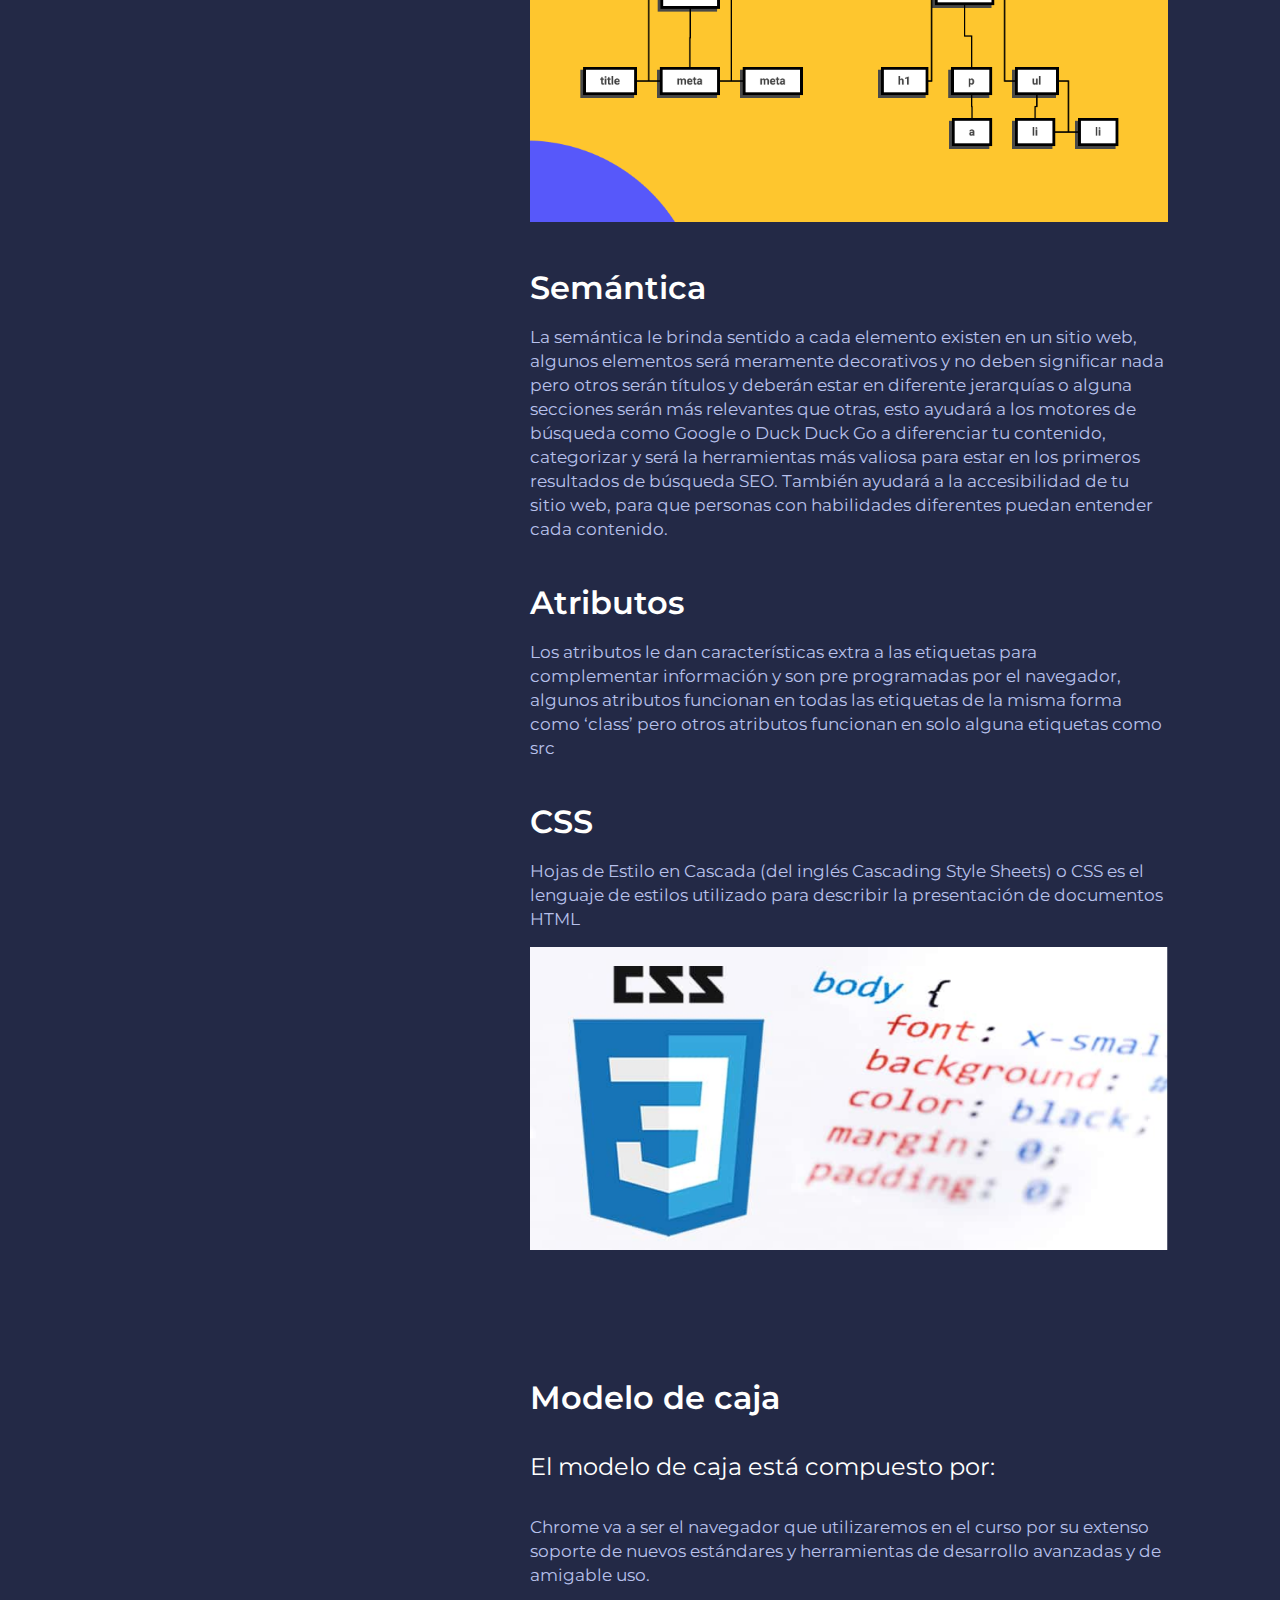
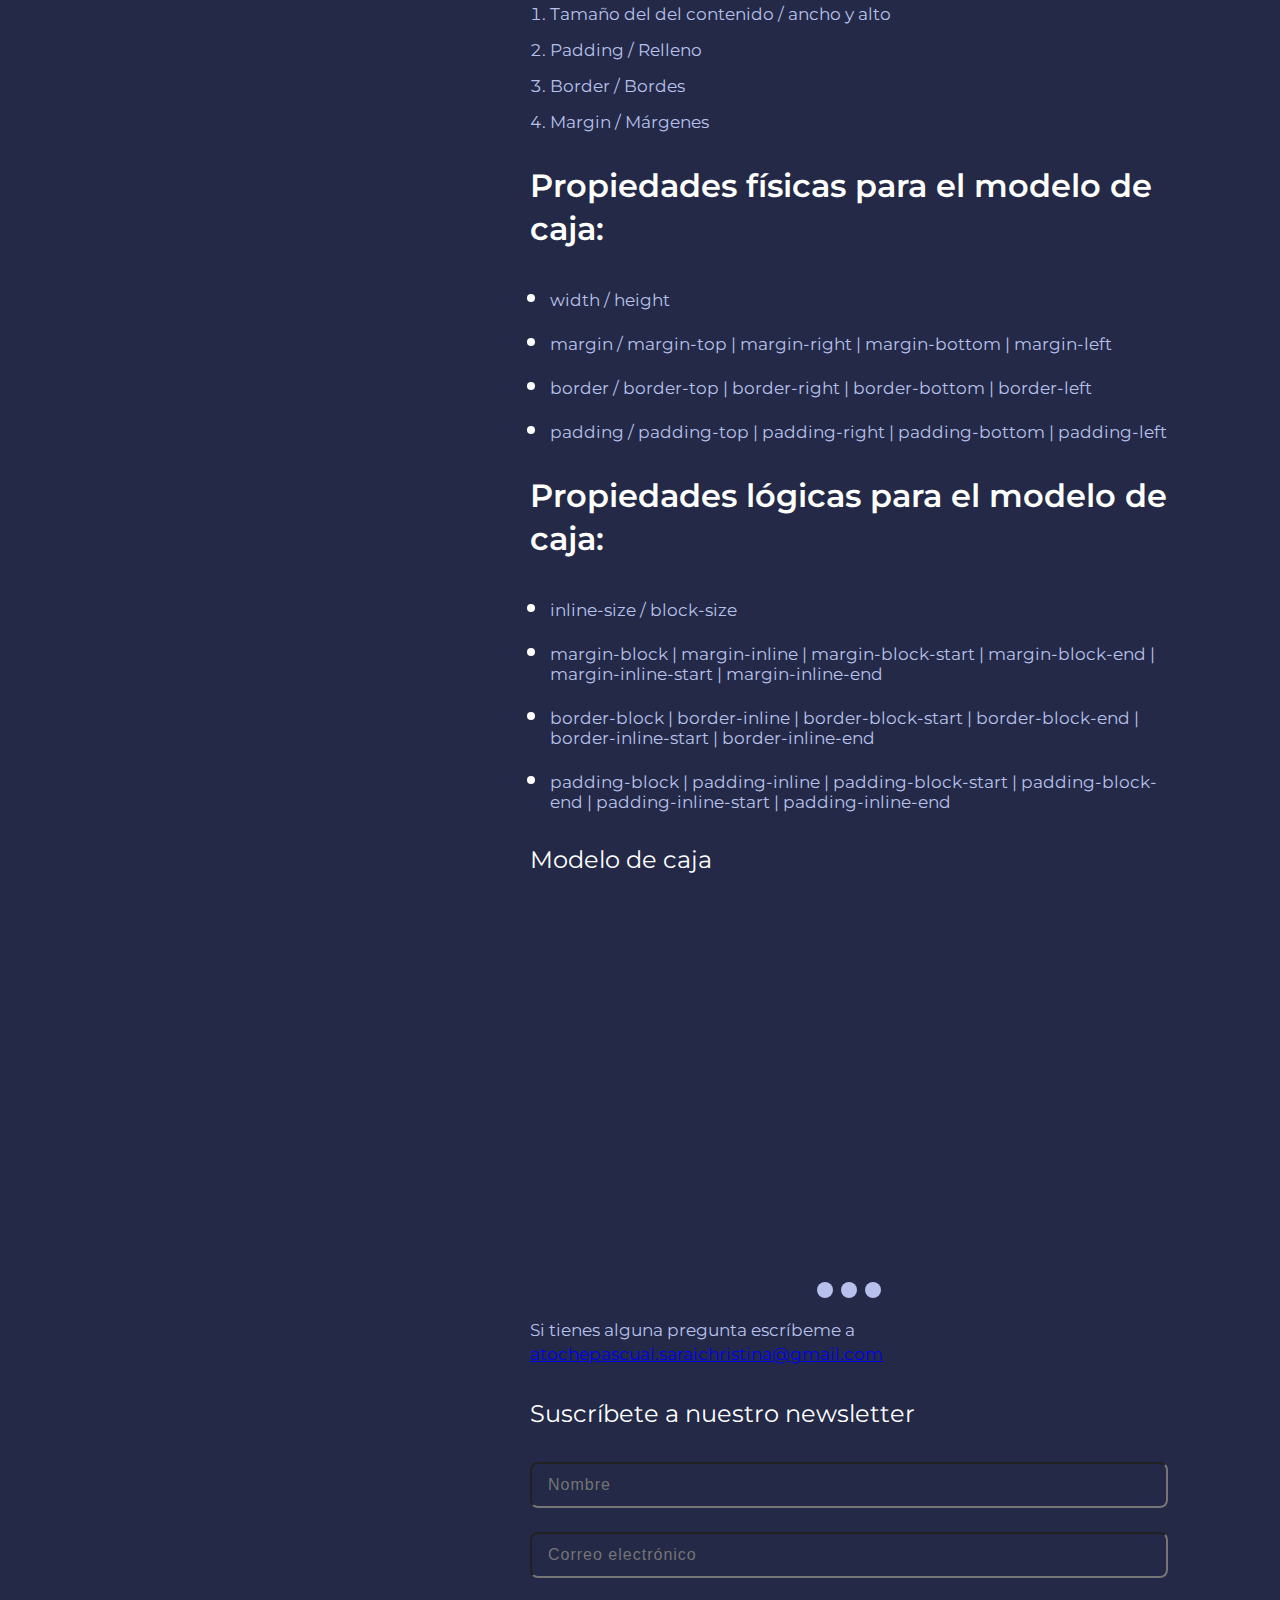
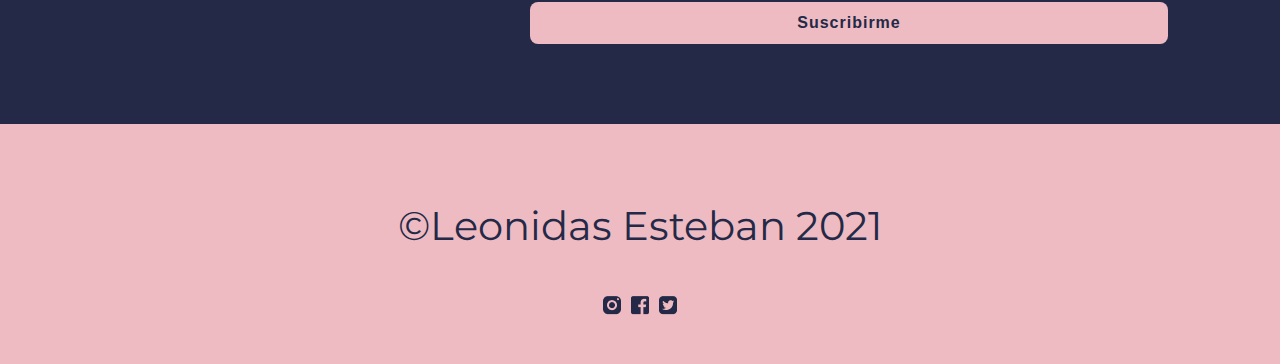
<file: index-e.html>
<!DOCTYPE html>
<html lang="es">

<head>
  <meta charset="UTF-8">
  <meta http-equiv="X-UA-Compatible" content="IE=edge">
  <meta name="viewport" content="width=device-width, initial-scale=1.0">
  <link rel="stylesheet" href="./css/style-e.css">
  <link rel="apple-touch-icon" sizes="57x57" href="./icon/apple-icon-57x57.png">
  <link rel="apple-touch-icon" sizes="60x60" href="./icon/apple-icon-60x60.png">
  <link rel="apple-touch-icon" sizes="72x72" href="./icon/apple-icon-72x72.png">
  <link rel="apple-touch-icon" sizes="76x76" href="./icon/apple-icon-76x76.png">
  <link rel="apple-touch-icon" sizes="114x114" href="./icon/apple-icon-114x114.png">
  <link rel="apple-touch-icon" sizes="120x120" href="./icon/apple-icon-120x120.png">
  <link rel="apple-touch-icon" sizes="144x144" href="./icon/apple-icon-144x144.png">
  <link rel="apple-touch-icon" sizes="152x152" href="./icon/apple-icon-152x152.png">
  <link rel="apple-touch-icon" sizes="180x180" href="./icon/apple-icon-180x180.png">
  <link rel="icon" type="image/png" sizes="192x192" href="./icon/android-icon-192x192.png">
  <link rel="icon" type="image/png" sizes="32x32" href="./icon/favicon-32x32.png">
  <link rel="icon" type="image/png" sizes="96x96" href="./icon/favicon-96x96.png">
  <link rel="icon" type="image/png" sizes="16x16" href="./icon/favicon-16x16.png">
  <link rel="manifest" href="./icon/manifest.json">
  <meta name="msapplication-TileColor" content="#ffffff">
  <meta name="msapplication-TileImage" content="/ms-icon-144x144.png">
  <meta name="theme-color" content="#ffffff">
  <title>Blog de Chris</title>
</head>

<body>
  <div class="hero"></div>
  <div class="variantes">
      <div class="variantes-content">
        <div class="opciones">
          <p>variantes del proyecto</p>
          <a href="index.html" >nemium a</a>
          <a href="index-b.html">nemium b</a>
          <a href="index-c.html">nemium c</a>
          <a href="index-d.html">nemium d</a>
          <a href="index-e.html" class="select">nemium e</a>
        </div>
    </div>
  </div>
  <div class="header-container">
    <div class="wrapper">
      <div class="header-content">
        <header class="header">
          <nav class="navigation">
            <details open>
              <summary>Setup</summary>
              <ol>
                <li><a href="#gchrome">Google Chrome</a></li>
                <li><a href="#vsc">Visual Studio Code</a></li>
                <li><a href="#figma">Figma</a></li>
                <li><a href="#gh">GitHub</a></li>
              </ol>
            </details>
            <details>
              <summary>Conceptos esenciales del Desarrollo Web</summary>
              <ol>
                <li><a href="#html">Qué es HTML</a></li>
                <li><a href="#etiquetas">Etiquetas</a></li>
                <li><a href="#dom">DOM</a></li>
                <li><a href="#semantica">Semántica</a></li>
                <li><a href="#atributos">Atributos</a></li>
                <li><a href="#css">Qué es CSS</a></li>
              </ol>
            </details>
          </nav>
        </header>
      </div>
    </div>
  </div>
  <main class="main">
    <div class="wrapper">
      <div class="main-content">
        <h1>Curso esencial de HTML y CSS</h1>
        <p>Este es el inicio de tu carrera como Desarrollador Web, empezarás aprendiendo HTML y CSS para la creación de
          contenidos,
          en el nivel 2 aprenderás de componentes y en 3 sobre layouts.</p>
        <hr>
        <section class="section-content">
          <h2>Setup</h2>
          <img src="./img/google-chrome-black.png" alt="Logo del navegador Google Chrome" title="Logo de Google Chrome">
          <h3 id="gchrome">Google Chrome</h3>
          <p>Chrome va a ser <span>el navegador que utilizaremos en el curso</span> por su extenso soporte de nuevos
            estándares y herramientas de
            desarrollo avanzadas y de amigable uso.</p>
          <img src="./img/visual-studio-code-black.png" alt="Logo del editor de codigo Visual Studio Code"
            title="Logo de Visual Studio Code">
          <h3 id="vsc">Visual Studio Code</h3>
          <p>Visual Studio Code es el <span>editor de texto más popular y potente del mercado actualmente</span>, su fácil
            uso y la capacidad de
            extenderlo por medio de plugins lo hace el complemento perfecto para cualquier programador sin importar el
            lenguaje en
            el que se desemvuelva.</p>
          <img src="./img/figma-black.png" alt="Logo del editor gráfico Figma" title="Logo de Figma">
          <h3 id="figma">Figma</h3>
          <p>Figma es una la herramienta más popular en la actualidad para entregar diseños a los desarrolladores para su
            implementación por su <span>fácil uso</span> porque puede ser usado directamente desde el navegador.</p>
          <img src="./img/github-black.png" alt="Logo de GitHub plataforma donde se puede alojar proyectos"
            title="Logo de GitHub">
          <h3 id="gh">GitHub</h3>
          <p>Así como en Facebook te encuentran tus amigos, en Github <span>te encuentran otras programadoras y
              programadores</span> de todo el
            mundo, en vez de subir fotos de tus viajes aquí subes tu código y puedes elegir hacerlo “open source” o
            guardarlo de
            manera privada, Github será esencial para almacenar tu futuro portafolio.</p>
          <blockquote class="blockquote">
            <p>“Este es el inicio de tu carrera como Desarrollador Web”</p>
            <p>Leonidas Esteban</p>
          </blockquote>
        </section>
        <section class="section-content">
          <h2>Conceptos esenciales del Desarrollo Web</h2>
          <h3 id="html">HTML</h3>
          <p>Hyper Text Markup Language o Lenguaje de marcas Hipertexto. Es el componente más básico de la web. Define el
            significado
            y la estructura del contenido.</p>
          <pre class="pre">
&lt;!DOCTYPE html&gt;
&lt;html lang=&quot;en&quot;&gt;
&lt;head&gt;
&lt;meta charset=&quot;UTF-8&quot;&gt;
&lt;meta name=&quot;viewport&quot; content=&quot;width=device-width,
initial-scale=1.0&quot;&gt;
&lt;title&gt;&lt;/title&gt;
&lt;/head&gt;
&lt;body&gt;

&lt;/body&gt;
&lt;/html&gt;</pre>
          <h3 id="etiquetas">Etiquetas</h3>
          <p>Las etiquetas HTML van a ayudarnos a brindar una estructura y semántica al contenido de nuestro website y cada
            una tiene
            características y usos diferentes aunque visualmente den un resultado similar.</p>
          <p>Muchas etiquetas son fácil de diferencias como los headings o las imágenes y otras diferentes como header,
            footer,
            section o div, aquí es donde la semántica será la respuesta y si sabemos un poco de inglés también podremos
            darnos una
            pequeña idea de su uso pero en este curso vamos a usar las más importantes y que serán parte de tu día a día
            como
            Software Developer.</p>
          <h3 id="dom">DOM</h3>
          <p>El Document Object Model es una estructura de árbol que representará todos nuestros proyectos web como si un
            árbol
            genealógico fuera: padres, hijos, hermanos con niveles infinitos. cuando entendemos esta anidación podemos
            identificar
            dependencias, herencias en css y que tan complejo es nuestro proyecto.</p>
          <img src="./img/dom.png" alt="Modelo de Objeto de Documento (DOM)" title="DOM">
          <h3 id="semantica">Semántica</h3>
          <p>La semántica le brinda sentido a cada elemento existen en un sitio web, algunos elementos será meramente
            decorativos y
            no deben significar nada pero otros serán títulos y deberán estar en diferente jerarquías o alguna secciones
            serán más
            relevantes que otras, esto ayudará a los motores de búsqueda como Google o Duck Duck Go a diferenciar tu
            contenido,
            categorizar y será la herramientas más valiosa para estar en los primeros resultados de búsqueda SEO. También
            ayudará a
            la accesibilidad de tu sitio web, para que personas con habilidades diferentes puedan entender cada contenido.
          </p>
          <h3 id="atributos">Atributos</h3>
          <p>Los atributos le dan características extra a las etiquetas para complementar información y son pre programadas
            por el
            navegador, algunos atributos funcionan en todas las etiquetas de la misma forma como ‘class’ pero otros
            atributos
            funcionan en solo alguna etiquetas como src</p>
          <h3 id="css">CSS</h3>
          <p>Hojas de Estilo en Cascada (del inglés Cascading Style Sheets) o CSS es el lenguaje de estilos utilizado para
            describir
            la presentación de documentos HTML</p>
          <img src="./img/css.png" alt="Imagen del logo del lengiaje de estislo CSS (Cascading Style Sheets)"
            title="Imagen del logo de CSS">

        </section>
        <section class="section-content">
          <h3>Modelo de caja</h3>
          <h4>El modelo de caja está compuesto por:</h4>
          <p>Chrome va a ser el navegador que utilizaremos en el curso por su extenso soporte de nuevos estándares y
            herramientas de
            desarrollo avanzadas y de amigable uso.</p>
          <ol>
            <li>Tamaño del del contenido / ancho y alto</li>
            <li>Padding / Relleno</li>
            <li>Border / Bordes</li>
            <li>Margin / Márgenes</li>
          </ol>
          <h3>Propiedades físicas para el modelo de caja:</h3>
          <ul>
            <li>width / height</li>
            <li>margin / margin-top | margin-right | margin-bottom | margin-left</li>
            <li>border / border-top | border-right | border-bottom | border-left</li>
            <li>padding / padding-top | padding-right | padding-bottom | padding-left</li>
          </ul>
          <h3>Propiedades lógicas para el modelo de caja:</h3>
          <ul>
            <li>inline-size / block-size</li>
            <li>margin-block | margin-inline | margin-block-start | margin-block-end | margin-inline-start |
              margin-inline-end</li>
            <li>border-block | border-inline | border-block-start | border-block-end | border-inline-start |
              border-inline-end</li>
            <li>padding-block | padding-inline | padding-block-start | padding-block-end | padding-inline-start |
              padding-inline-end</li>
          </ul>
        </section>
        <section class="section-slider">
          <h4>Modelo de caja</h4>
          <div class="slider">
            <scroll-cotainer class="scroll-container">
              <scroll-page class="scroll-page" id="video1">
                <iframe  class="video" width="560" height="315" src="https://www.youtube.com/embed/5f5Ig_U2Bpk" title="YouTube video player"
                  allow="accelerometer; autoplay; clipboard-write; encrypted-media; gyroscope; picture-in-picture; web-share"
                  allowfullscreen></iframe>
              </scroll-page>
              <scroll-page class="scroll-page" id="video2">
                <iframe  class="video" width="560" height="315" src="https://www.youtube.com/embed/5f5Ig_U2Bpk" title="YouTube video player"
                  allow="accelerometer; autoplay; clipboard-write; encrypted-media; gyroscope; picture-in-picture; web-share"
                  allowfullscreen></iframe>
              </scroll-page>
              <scroll-page class="scroll-page" id="video3">
                <iframe  class="video" width="560" height="315" src="https://www.youtube.com/embed/5f5Ig_U2Bpk" title="YouTube video player"
                  allow="accelerometer; autoplay; clipboard-write; encrypted-media; gyroscope; picture-in-picture; web-share"
                  allowfullscreen></iframe>
              </scroll-page>
            </scroll-cotainer>
            <div class="slider-list">
              <a href="#video1" class="slider-bullet-list" title="video1"></a>
              <a href="#video2" class="slider-bullet-list" title="video2"></a>
              <a href="#video3" class="slider-bullet-list" title="video3"></a>
            </div>
          </div>
        </section>
        <p>Si tienes alguna pregunta escríbeme a <a href="mailto:atochepascual.saraichristina@gmail.com">atochepascual.saraichristina@gmail.com</a></p>
        <div class="newsletter">
          <h4>Suscríbete a nuestro newsletter</h4>
          <form class="formulario">
            <input type="text" required placeholder="Nombre">
            <input type="email" required placeholder="Correo electrónico">
            <input type="submit" value="Suscribirme">
          </form>
        </div>
      </div>
    </div>
  </main>
  <footer class="footer">
    <h2>©Leonidas Esteban 2021</h2>
    <div class="redes">
      <img src="./img/icon-instagram-blue.png" alt="Logo de la red social Instagram"  title="Instagram" >
      <img src="./img/icon-facebook-blue.png" alt="Logo de la red social Facebook" title="Facebook" >
      <img src="./img/icon-twitter-blue.png" alt="Logo de la red social Twitter" title="Twitter" >
    </div>
  </footer>
</body>

</html>
</file>
<file: css/style.css>
@font-face {
  font-family: 'Roboto', sans-serif;;
  src: url(../fonts/Roboto-Regular.ttf);
  font-style: normal;
  font-weight: normal;
}
@font-face {
  font-family: 'Roboto', sans-serif;;
  src: url(../fonts/Roboto-Regular.ttf);
  font-style: normal;
  font-weight: 500;
}
@font-face {
  font-family: 'Roboto', sans-serif;
  src: url(../fonts/Roboto-Bold.ttf);
  font-style: normal;
  font-weight: bold;
}

:root {
  --font: 'Roboto', sans-serif;
  --hero-gradient: linear-gradient(transparent,rgba(255, 255, 255, 0.3)90%);
  --hero-patron: url(../img/patron-hero.png);
  --white: #FFFFFF;
  --yellow: #FEC62E;
  --gray20: #808080;
  --gray10: #616161;
  --gray:#424242;
  --black20: #212429;
  --black10: #212121;
  --black: #000000;
}

/* ||GENERAL STYLE */

html {
  scroll-behavior: smooth;
}


body {
  margin: 0;
  font-family: var(--font);
  color: var(--gray);
}

h1 {
  margin-top: 40px;
  margin-bottom: 16px;
}


h1,
h2 {
  font-size: 24px;
  line-height: 28.13px;
  font-weight: normal;
  color: var(--black10);
}

h3 {
  font-size: 20px;
  font-weight: normal;
  line-height: 23.44px;
}

p {
  line-height: 24px;
}

ul li,
ol li{
  margin: 16px 0;
}

ol,
ul {
  padding-left: 20px;
}

hr {
  border: 1px solid var(--gray20);
  opacity: 20%;
  margin: 40px 0px;
}

p a {
  color: var(--black10);
}

/* ||HERO STYLE */

.hero {
  height: 96px;
  background: var(--hero-gradient), var(--hero-patron);
  background-size: 100px;
}

/* ||VARIANTES STYLE */

.variantes-content {
  margin-top: 16px;
  width: 100%;
}


.opciones {
  box-sizing: border-box;
  width: 100%;
  padding: 16px;
}

.opciones,
.opciones a {
  color: var(--gray10);
}

.opciones p {
  margin-top: 0;
  text-transform: uppercase;
  font-size: 14px;
  font-weight: 400;
}


.opciones a {
  display: block;
  font-size: 14px;
  text-transform: capitalize;
  line-height: 24px;
  padding: 8px;
  width: 100%;
  text-decoration: 0;
  box-sizing: border-box;
  font-weight: 500;
  -webkit-border-radius: 4px;
  -moz-border-radius: 4px;
  -ms-border-radius: 4px;
  -o-border-radius: 4px;
  border-radius: 4px;
}

a.select {
  color: var(--white);
  background: var(--black);
}

/* variantes link actions */

.opciones a:hover:not(.select){
  color: var(--white);
  background: var(--black20);
}

.opciones a:active{
  background: var(--black);
}


/* ||HEADER STYLE */

.header {
  display: none;
}

/* ||MAIN STYLE */

.main-content {
  padding: 0 16px;
}

.main-content h1+p {
  color: var(--black10);
}

.section-content img {
  max-width: 100%;
}

/* titles */

.section-content h2 {
  margin-top: 64px;
  margin-bottom: 40px;
}

.section-content:nth-of-type(1) img{
  display: block;
  margin-top: 40px;
}

.section-content:nth-of-type(1) h3 {
  margin: 16px 0;
}

.section-content:nth-of-type(2) h3 {
  margin-top: 40px;
  margin-bottom: 16px;
}

.section-content h3 {
  counter-increment: list;
}

.section-content h3::before {
  content: counter(list) '. ';
}

.section-content h3::after{
  content: ' ';
  margin-top: 4px;
  display: block;
  border-bottom: 4px solid var(--gray);
  width: 100px;
}

.section-content:nth-of-type(3) h3::after{
  display: none;
}

.section-content h1+p span {
  font-weight: bold;
  font-style: italic;
}
/* ----- */

/* || blockquote style */

.blockquote {
  max-width: 100%;
  margin: 0;
  padding-left: 16px;
  border-left: 4px solid var(--black10);
  font-size: 16px;
  line-height: 32px;
  margin-top: 34px;
}

.blockquote span {
  color: var(--gray10);
}

.blockquote span::before {
  content: '- ';
}

/* pre style */
.pre {
  background: var(--yellow);
  padding: 40px;
  font-family: var(--font);
  color: var(--black);
  font-size: 16px;
  line-height: 24px;
  overflow: auto;
}

/* ||SLIDER STYLE */

.scroll-container {
  display: block;
  white-space: nowrap;
  overflow: hidden;
  scroll-behavior: smooth;
  font-size: 0;
}

.scroll-page {
  display: inline-block;
  width: 100%;
}

.video {
  display: inline-block;
  width: 100%;
  height: auto;
  aspect-ratio: 16/9;
  border: 0;
}

.slider-list {
  text-align: center;
  margin-top: 16px;
}

.slider-bullet-list {
  display: inline-block;
  width: 16px;
  height: 16px;
  background: var(--gray20);
  -webkit-border-radius: 50%;
  -moz-border-radius: 50%;
  -ms-border-radius: 50%;
  -o-border-radius: 50%;
  border-radius: 50%;
}

.slider-bullet-list:hover {
  background: var(--black10);
}

/* ||NEWSLETTER STYLE */

.formulario {
  max-width: 100%;
  position: relative;
}

.formulario input {
  width: 100%;
  height: 48px;
  box-sizing: border-box;
  padding: 12px 16px;
  font-size: 16px;
  line-height: 24px;
  border: 1px solid var(--gray10);
  -webkit-border-radius: 90px;
  -moz-border-radius: 90px;
  -ms-border-radius: 90px;
  -o-border-radius: 90px;
  border-radius: 90px;
}


.formulario input:first-of-type {
  margin-bottom: 16px;
}


.formulario input[type="submit"] {
  width: 115px;
  background: var(--black);
  color: var(--white);
  border: 0;
  position: absolute;
  right: 0;
}


/* ||FOOTER STYLE */

.footer {
  margin-top: 113px;
  background: var(--black20);
  text-align: center;
  padding: 40px 0;
}

.footer h2 {
  color: var(--white);
  margin: 0;
  margin-bottom: 16px;
}

.redes img {
  margin: 0 8px;
}


/* ||MEDIA QUERIES STYLE   */

@media screen and (min-width: 700px) {

  h1 {
    line-height: 70.31px;
    font-size: 60px;
    margin-top: 64px;
  }

  h2 {
    font-size: 32px;
    line-height: 37.5px;
  }

  h3 {
    line-height: 28.13px;
    font-size: 24px;
  }

  hr {
    margin: 64px 0px;
  }

  .hero {
    height: 250px;
  }

  .blockquote {
    max-width: 612px;
    font-size: 24px;
  }

  .formulario {
    max-width: 633px;
  }

  .formulario input {
    width: 280px;
  }

  .formulario input:first-of-type {
    margin-right: 10px;
  }

  .formulario input[type="submit"] {
    width: 119px;
  }
}


@media screen and (min-width:990px) {

  .hero {
    height: 350px;
  }

  .variantes-content {
    position: relative;
    margin-top: 0;
  }

  .opciones {
    position: absolute;
    left: 116px;
    top: 64px;
    width: 188px;
    padding: 0;
  }


  .header {
    display: block;
    position: sticky;
    top: -400px;
  }

  .header-content {
    position: relative;
  }

  .navegation {
    position: absolute;
    left: -232px;
    top: 408px;
    width: 188px;
  }

  .navegation summary {
    font-weight: bold;
    line-height: 24px;
    text-transform: capitalize;
  }

  .navegation details:last-of-type {
    margin-top: 24px;
  }

  .navegation ol {
    font-size: 14px;
    color: var(--gray10);
  }

  .navegation ol a {
    color: var(--gray10);
    padding: 4px;
    line-height: 24px;
    text-decoration: 0;
    font-weight: normal;
  }

  .navegation ol a:hover{
    background-color: var(--black);
    color: var(--white);
  }

  .wrapper {
    max-width: 912px;
    margin-left: 348px;
  }
}
</file>
<file: css/style-b.css>
:root {
  --mainfont: 'Nunito', sans-serif;
  --secundaryfont: 'Roboto', sans-serif;
  --hero-gradient: linear-gradient(96.07deg, #314755 30.63%, #26A0DA 102.18%);
  --celeste: #157EFB;
  --white: #FFFFFF;
  --black: #000000;
  --main-color:#251F24;
  --gray10: #A5A3A5;
  --gray: #3A3539;
}

/* ||GENERAL STYLE */

html {
  font-size: 10px;
  scroll-behavior: smooth;
}

body {
  margin: 0;
  font-family: var(--mainfont);
  font-size: 1.7rem;
  background: var(--main-color);
  color: var(--gray10);
}


h1 {
  font-size: 2.4rem;
  line-height: 3.2rem;
  margin-block-end: 0;
}

h2 {
  font-size: 2.4rem;
  line-height: 3.2rem;
  margin-block-end: 2.4rem;
}

h3,
h4  {
  font-size: 2rem;
  line-height: 2.7rem;
}

h1,
h2,
h3,
h4 {
  font-weight: normal;
  color: var(--white);
}

p {
  line-height: 2.4rem;
  margin-block: 1.6rem;
}

p span {
  font-weight: bold;
}

ol ,
ul {
  padding-inline-start: 2rem;
}

ol li,
ul li {
  margin-block: 1.6rem;
}

img {
  max-inline-size: 100%;
}

hr {
  margin-block: 4rem;
  border: 0.1rem solid;
  opacity: 20%;
}

/* ||HERO STYLE */

.hero {
  block-size: 9.6rem;
  background-image: var(--hero-gradient);
}

/* ||VARIANTS STYLE */

.variantes-content {
  padding-inline: 1.6rem;
  margin-block-start: 1.6rem;
}

.opciones {
  inline-size: 100%;
  font-family: var(--secundaryfont);
  color: var(--white);
  font-size: 1.4rem;
  line-height: 2.4rem;
}

.opciones p{
  text-transform: uppercase;
  margin: 0;
  margin-block-end: 1.6rem;
}

.opciones a {
  color: var(--gray10);
  text-transform: capitalize;
  display: block;
  padding: 0.8rem;
  font-weight: 500;
  text-decoration: 0;
  -webkit-border-radius: 0.4rem;
  -moz-border-radius: 0.8rem;
  -ms-border-radius: 0.8rem;
  -o-border-radius: 0.8rem;
  border-radius: 0.8rem;
}

a.select {
  background: var(--black);
  color: var(--white);
}

.opciones a:hover:not(.select) {
  background: var(--gray);
}


/* ||HEADER STYLE */

.header-container {
  display: none;
}

/* ||MAIN STYLE */

.wrapper {
  max-inline-size: 100%;
  margin-inline-start: 0;
}

.main-content {
  padding: 1.6rem;
}

.section-content:first-of-type img {
  margin-block-end: 1.6rem;
  margin-block-start: 4rem;
  display: block;
  block-size: 4.8rem;
  inline-size: 4.8rem;
}


.section-content:nth-of-type(2) {
  margin-block-end: 4rem;
}

/* titles first section */

.section-content:first-of-type h3 {
  margin-block: 1.6rem;
  counter-increment: list;
}

.section-content:first-of-type h3::before {
  content: counter(list) '. ';
}

/* titles second section */

.section-content:nth-of-type(2) h3 {
  margin-block: 4rem 0;
}

/* ||BLOCKQUOTE STYLE */

.blockquote {
  /*margin: (top)(left/right)(bottom)*/
  margin: 4rem 0;
  line-height: 3.2rem;
  background: var(--gray);
  color: var(--white);
  font-size: 1.7rem;
  padding: 0.8rem 0 0.8rem 0.8rem;
  -webkit-border-radius: 0.8rem;
  -moz-border-radius: 0.8rem;
  -ms-border-radius: 0.8rem;
  -o-border-radius: 0.8rem;
  border-radius: 0.8rem;
}

.blockquote p:last-of-type::before {
  content: '- ';
}

.blockquote p {
  margin: 0;
}

.blockquote p+p{
  margin-block-start: 1.6rem;
}

/* ||PRE STYLE */

.pre {
  font-family: var(--mainfont);
  font-size: 1.6rem;
  line-height: 2.4rem;
  padding: 1.6rem;
  background: var(--gray);
  color: var(--white);
  overflow: auto;
  -webkit-border-radius: 0.8rem;
  -moz-border-radius: 0.8rem;
  -ms-border-radius: 0.8rem;
  -o-border-radius: 0.8rem;
  border-radius: 0.8rem;
}

.section-content ul li::marker {
  color: var(--white);
  font-size: 2.5rem;
}

/* ||SLIDER STYLE */


.scroll-container {
  inline-size: 100%;
  display: block;
  scroll-behavior: smooth;
  white-space: nowrap;
  overflow: hidden;
  font-size: 0;
}

.scroll-page {
  inline-size: 100%;
  display: inline-block;
}

.video {
  inline-size: 100%;
  block-size: auto;
  aspect-ratio: 16/9;
  border: 0;
}

.slider-list {
  text-align: center;
  margin-block-start: 1.6rem;
}

.slider-bullet-list {
  display: inline-block;
  inline-size: 1.6rem;
  block-size: 1.6rem;
  margin-inline: 0.2rem;
  background: var(--gray);
  -webkit-border-radius: 50%;
  -moz-border-radius: 50%;
  -ms-border-radius: 50%;
  -o-border-radius: 50%;
  border-radius: 50%;
}

.slider-bullet-list:hover {
  background: var(--white);
}

/* ||FORM STYLE */

.formulario {
  max-inline-size: 100%;
}

.formulario input {
  inline-size: 100%;
  box-sizing: border-box;
  padding-block: 1.2rem;
  padding-inline: 1.6rem;
  font-size: 1.6rem;
  /* line-height: 2.4rem; */
  letter-spacing: 0.1rem;
  background: var(--main-color);
  color: var(--white);
  -webkit-border-radius: 0.8rem;
  -moz-border-radius: 0.8rem;
  -ms-border-radius: 0.8rem;
  -o-border-radius: 0.8rem;
  border-radius: 0.8rem;
}

.formulario input+input {
  margin-block-start: 2.4rem;
}

.formulario input[type="submit"] {
  background: var(--celeste);
  border: 0;
  font-weight: bold;
}


/* ||FOOTER STYLE */

.footer {
  margin-block-start: 4rem;
  background: var(--white);
  text-align: center;
  padding-block: 2.2rem;
}

.footer h2 {
  font-weight: normal;
  color: var(--main-color);
}

.redes a{
  display: inline-block;
  margin-inline: 0.8rem;
}


/* ||MEDIAS QUERIES STYLE */

@media screen and (min-width:650px){

  h1 {
    font-size: 6.4rem;
    line-height: 8.7rem;
    font-weight: bold;
  }

  h2 {
    font-size: 4rem;
    line-height: 5.4rem;
    margin-block-end: 4rem;
    font-weight: bold;
  }

  h3 {
    font-size: 3.2rem;
    line-height: 4.3rem;
    font-weight: 600;
  }

  h4 {
    font-size: 2.4rem;
    line-height: 3.2rem;
    font-weight: normal;
  }

  .hero {
    block-size: 25rem;
  }

  .wrapper,
  .variantes-content {
    max-inline-size: 63.8rem;
    margin: 0 auto;
  }

  .main-content {
    padding: 0;
  }

  .variantes-content {
    margin-block-start: 2.4rem;
  }

  .section-content:first-of-type img {
    block-size: 8rem;
    inline-size: 8rem;
  }

  .blockquote {
    /*margin: (top)(left/right)(bottom)*/
    margin: 8rem 0 6.3rem;
    font-size: 2.4rem;
    padding: 2.4rem 0 2.4rem 2.4rem;
  }

  .pre {
    padding-block: 4rem;
    padding-inline: 4rem 0;
  }

}


@media screen and (min-width:1220px) {

  .hero {
    block-size: 35rem;
  }

  .variantes {
    position: relative;
  }

  .variantes-content {
    position: absolute;
    inset-block-start: 6.4rem;
    inset-inline-start: 20rem;
    padding-inline: 0;
    margin-block-start: 0;
  }

  .wrapper {
    max-inline-size: 63.8rem;
    margin-inline-start: 53rem;
  }

  .header-container {
    display: block;
    position: sticky;
    inset-block-start: -40rem;
  }

  .header-content {
    position: relative;
  }

  .header {
    position: absolute;
    inset-inline-start: -33rem;
    inset-block-start: 40.8rem;
  }

  .navigation {
    inline-size: 16.5rem;
    font-size: 1.4rem;
    line-height: 2.4rem;
  }

  .navigation summary{
    font-weight: 500;
    color: var(--white);
  }

  .navigation details+details {
    margin-block-start: 2.4rem;
  }

  .navigation a {
    color: var(--gray10);
    text-decoration: 0;
    padding: 0.4rem;
    -webkit-border-radius: 0.4rem;
    -moz-border-radius: 0.4rem;
    -ms-border-radius: 0.4rem;
    -o-border-radius: 0.4rem;
    border-radius: 0.4rem;
  }

  .navigation a:hover {
    background: var(--white);
    color: var(--main-color);
  }

  .section-content:nth-of-type(2) {
    margin-block-end: 12.2rem;
  }

  .footer {
    margin-block-start: 8rem;
    padding-block: 4.2rem;
  }
}
</file>
<file: css/style-c.css>
@import url('https://fonts.googleapis.com/css2?family=Roboto:wght@400;500;700&display=swap');

:root {
  --font: 'Roboto', sans-serif;
  --white: #FFFFFF;
  --black20: #212429;
  --black10: #212121;
  --black: #000000;
  --gray40:#E5E5E5;
  --gray30:#C4C4C4;
  --gray20: #808080;
  --gray10: #616161;
  --gray: #424242;
}

/* ||GENERAL STYLE */

html {
  font-size: 10px;
  scroll-behavior: smooth;
}

body {
  margin: 0;
  font-family: var(--font);
  font-size: 1.6rem;
  color: var(--gray);
}

h1 {
  font-size: 3.2rem;
  font-weight: normal;
  line-height: 3.7rem;
  margin-block: 4rem 1.6rem;
}

h2 {
  font-size: 2.4rem;
  line-height: 2.8rem;
  margin-block-end: 2.4rem;
}


h3 {
  font-weight: normal;
  font-size: 2rem;
  font-weight: 23rem;
}

h1,
h2 {
  color: var(--black10);
  font-weight: normal;
}

p {
  line-height: 2.4rem;
  margin-block: 1.6rem;
}

p span {
  font-weight: bold;
}

ol ,
ul {
  padding-inline-start: 2rem;
}

ol li,
ul li {
  margin-block: 1.6rem;
}

img {
  max-inline-size: 100%;
}

hr {
  margin-block: 6.4rem;
  border: 0.1rem solid;
  opacity: 20%;
}

/* ||MAIN STYLE */

.wrapper {
  max-inline-size: 96.6rem;
  margin: 0 auto;
}

.main-content {
  padding-inline: 1.6rem;
}

/* VARIANTES STYLE */

.variantes {
  margin-block: 4rem;
}

.opciones {
  inline-size: 100%;
}

.opciones p {
  line-height: 2.4rem;
  color: var(--gray10);
  font-size: 1.4rem;
  text-transform: uppercase;
}

.opciones a {
  color: var(--gray10);
  text-transform: capitalize;
  display: block;
  padding: 0.8rem;
  font-weight: 500;
  text-decoration: 0;
  -webkit-border-radius: 0.4rem;
  -moz-border-radius: 0.8rem;
  -ms-border-radius: 0.8rem;
  -o-border-radius: 0.8rem;
  border-radius: 0.8rem;
}

a.select {
  background: var(--black);
  color: var(--white);
}

.opciones a:hover:not(.select) {
  background: var(--gray);
  color: var(--gray30);
}

/*||HEADER STYLE */

.navigation {
  border-inline-start: 0.4rem solid var(--gray30);
  padding-inline-start: 1.6rem;
  inline-size: 28rem;
  font-size: 1.4rem;
  line-height: 2.4rem;
}

.navigation p{
  font-weight: bold;
  color: var(--gray10);
}

.navigation p:last-of-type {
  margin-block-start: 2.4rem;
}

.navigation a {
  color: var(--gray10);
  text-decoration: 0;
  padding: 0.4rem;
  -webkit-border-radius: 0.4rem;
  -moz-border-radius: 0.4rem;
  -ms-border-radius: 0.4rem;
  -o-border-radius: 0.4rem;
  border-radius: 0.4rem;
}

.navigation a:hover {
  background: var(--white);
  color: var(--main-color);
}


.section-content:first-of-type img {
  margin-block-end: 1.6rem;
  margin-block-start: 4rem;
  display: block;
}

.section-content:nth-of-type(2) {
  margin-block-end: 4rem;
}
.section-content:nth-of-type(2) img {
  max-inline-size: 100%;
  inline-size: 100%;
}

/* titles style */

.section-content:first-of-type h2 {
  display: none;
}

.section-content:first-of-type h3,
  .section-content:nth-of-type(2) h3 {
  margin-block: 1.6rem;
  counter-increment: list;
}

.section-content:nth-of-type(1) h3 {
  margin: 1.6rem 0;
}

.section-content:nth-of-type(2) h3 {
  margin-top: 4rem;
  margin-bottom: 1.6rem;
}

.section-content:first-of-type h3::before,
.section-content:nth-of-type(2) h3::before {
  content: counter(list) '. ';
}

/* || blockquote style */

.blockquote {
  max-inline-size: 100%;
  margin: 0;
  font-size: 1.6rem;
  padding-left: 1.6rem;
  border-left: 0.4rem solid var(--black10);
  line-height: 3.2rem;
  margin-block: 4rem;
}

.blockquote span {
  color: var(--gray10);
  font-weight: normal;
}

.blockquote span::before {
  content: '- ';
}

/* pre style */

.pre {
  background: var(--gray40);
  color: var(--gray);
  padding: 1.6rem;
  font-family: var(--font);
  line-height: 2.4rem;
  overflow: auto;
  -webkit-border-radius: 0.8rem;
  -moz-border-radius: 0.8rem;
  -ms-border-radius: 0.8rem;
  -o-border-radius: 0.8rem;
  border-radius: 0.8rem;
}

/* ||SLIDER STYLE */

.scroll-container {
  display: block;
  white-space: nowrap;
  overflow: hidden;
  scroll-behavior: smooth;
  font-size: 0;
}

.scroll-page {
  display: inline-block;
  width: 100%;
}

.video {
  display: inline-block;
  width: 100%;
  height: auto;
  aspect-ratio: 16/9;
  border: 0;
}

.slider-list {
  text-align: center;
  margin-top: 1.6rem;
}

.slider-bullet-list {
  display: inline-block;
  width: 1.6rem;
  height: 1.6rem;
  background: var(--gray20);
  -webkit-border-radius: 50%;
  -moz-border-radius: 50%;
  -ms-border-radius: 50%;
  -o-border-radius: 50%;
  border-radius: 50%;
}

.slider-bullet-list:hover {
  background: var(--black10);
}

/* ||NEWSLETTER STYLE */

.formulario {
  max-width: 100%;
  position: relative;
}

.formulario input {
  width: 100%;
  height: 4.8rem;
  box-sizing: border-box;
  padding: 1.2rem 1.6rem;
  font-size: 1.6rem;
  line-height: 2.4rem;
  border: 0.1rem solid var(--gray10);
  -webkit-border-radius: 9rem;
  -moz-border-radius: 9rem;
  -ms-border-radius: 9rem;
  -o-border-radius: 9rem;
  border-radius: 9rem;
}

.formulario input:first-of-type {
  margin-bottom: 1.6rem;
}

.formulario input[type="submit"] {
  width: 11.5rem;
  background: var(--black);
  color: var(--white);
  border: 0;
  position: absolute;
  right: 0;
}

/* ||FOOTER STYLE */

.footer {
  margin-top: 11.3rem;
  background: var(--black20);
  text-align: center;
  padding: 4rem 0;
}

.footer h2 {
  color: var(--white);
  margin: 0;
  margin-bottom: 1.6rem;
}

.redes img {
  margin: 0.8rem;
}

/* ||MEDIA QUERIES */
@media screen and (min-width:500px) {


  h1 {
    font-size: 6rem;
    line-height: 7rem;
    margin-block: 8rem 1.6rem;
  }

  h2 {
    font-size: 3.2rem;
    line-height: 3.7rem;
    margin-block-end: 4rem;
  }

  h3 {
    font-size: 2.4rem;
    font-weight: 2.8rem;
  }

  .variantes {
    margin-block: 6.4rem 10.4rem;
  }

  .opciones {
    inline-size: 28rem;
  }

  .section-content:first-of-type h2 {
    display: block;
  }

}


@media screen and (min-width: 700px) {

  .blockquote {
    max-inline-size: 61.2rem;
    font-size: 2.4rem;
    margin-block: 8rem;
  }

  .pre {
    padding: 4rem;
    line-height: 2.4rem;
  }

  .section-content:nth-of-type(2) {
    margin-block-end: 16.2rem;
  }

  .formulario {
    max-width: 63.3rem;
  }

  .formulario input {
    width: 28rem;
  }

  .formulario input:first-of-type {
    margin-right: 1rem;
  }

  .formulario input[type="submit"] {
    width: 11.9rem;
  }
}
</file>
<file: css/style-d.css>
@import url('https://fonts.googleapis.com/css2?family=Roboto:wght@400;500&family=Rubik:wght@400;700&display=swap');

:root {
  --mainfont: 'Rubik', sans-serif;
  --secundaryfont: 'Roboto', sans-serif;
  --hero-gradient: linear-gradient(274.51deg, rgba(74, 0, 224, 0.6) 5%, rgba(142, 45, 226, 0.5) 130.61%);
  --hero-patron: url(../img/patron-hero2.png);
  --purple: #5551FF;
  --shadow-border:#ABAAF6;
  --white: #FFFFFF;
  --gray10: #616161;
  --gray: #545454;
  --black: #000000;
}

/* ||GENERAL STYLE */

html {
  scroll-behavior: smooth;
  font-size: 10px;
}


body {
  margin: 0;
  font-size: 1.6rem;
  font-family: var(--mainfont);
  color: var(--gray);
}

h1 {
  margin-block-start: 4rem;
  margin-block-end: 1.6rem;
  font-weight: bold;
  font-size: 2.8rem;
  line-height: 3.3rem;
}


h2 {
  font-size: 3.2rem;
  line-height: 3.7rem;
  font-weight: normal;
}

h1,
h2,
h3 {
  color: var(--black);
}

h3 {
  font-size: 2.2rem;
  font-weight: normal;
  line-height: 2.6rem;
}

p {
  line-height: 2.4rem;
}

ul li,
ol li{
  margin: 1.6rem 0;
}

ol,
ul {
  padding-inline-start: 2rem;
}

hr {
  border: 0.1rem solid var(--gray10);
  opacity: 20%;
  margin: 4rem 0;
}

p a {
  color: var(--gray);
}

/* ||HERO STYLE */

.hero {
  block-size: 9.6rem;
  background: var(--hero-gradient), var(--hero-patron) repeat center/5rem;
}

/* ||VARIANTES STYLE */

.variantes-content {
  font-family: var(--secundaryfont);
  margin-block-start: 1.6rem;
  max-inline-size: 100%;
  padding: 1.6rem;
  margin-block-end: 4rem;
}


.opciones,
.opciones a {
  color: var(--gray10);
}

.opciones p {
  margin-block-start: 0;
  text-transform: uppercase;
  font-size: 1.4rem;
  font-weight: normal;
}


.opciones a {
  display: block;
  font-size: 1.4rem;
  text-transform: capitalize;
  line-height: 2.4rem;
  padding: 0.8rem;
  inline-size: 100%;
  text-decoration: 0;
  box-sizing: border-box;
  font-weight: 500;
  -webkit-border-radius: 0.4rem;
  -moz-border-radius: 0.4rem;
  -ms-border-radius: 0.4rem;
  -o-border-radius: 0.4rem;
  border-radius: 0.4rem;
}

a.select {
  color: var(--white);
  background: var(--black);
}

/* variantes link actions */

.opciones a:hover:not(.select){
  color: var(--white);
  background: var(--shadow-border);
}


/* ||HEADER STYLE */

.navegation {
  padding-inline: 1.6rem;
  inline-size: 20.8rem;
  font-size: 1.4rem;
  line-height: 2.4rem;
  color: var(--black);
}

.navegation summary {
  font-weight: bold;
  text-transform: capitalize;
}

.navegation details:last-of-type {
  margin-block-start: 2.4rem;
}

.navegation ol a {
  color: var(--black);
  padding: 0.8rem;
  display: block;
  text-decoration: 0;
  font-weight: normal;
}

.navegation ol a:hover {
  background-color: var(--purple);
  color: var(--white);
}

/* ||MAIN STYLE */

.main-content {
  padding: 0 1.6rem;
}

.section-content img {
  display: block;
  margin: 0 auto;
  max-inline-size: 100%;
}

.section-firts,
.section-content:nth-of-type(1),
.section-content:nth-of-type(2) {
  text-align: center;
}

/* titles */

.section-content h2 {
  margin-block-start: 6.4rem;
  margin-block-end: 4rem;
}
.section-content:nth-of-type(1) img{
  margin-block-start: 4rem;
}
.section-content:nth-of-type(1) h3 {
  margin: 1.6rem 0;
}

.section-content:nth-of-type(2) h3 {
  margin-block-start: 4rem;margin-block-end: inline-size.6rem;
}

.section-content h3 {
  counter-increment: list;
}

.section-content h3::before {
  content: counter(list) '. ';
}

.section-content h1+p span {
  font-weight: bold;
  font-style: italic;
}
/* ----- */

/* || blockquote style */

.blockquote {
  text-align: left;
  max-inline-size: 100%;
  margin: 0;
  padding-inline-start: 1.6rem;
  border-inline-start: 0.4rem solid var(--purple);
  font-size: 1.6rem;
  line-height: 3.2rem;
  margin-block-start: 3.4rem;
  color: var(--black);
}

.blockquote span::before {
  content: '- ';
}

.pre {
  text-align: left;
  padding: 4rem;
  font-family: var(--mainfont);
  color: var(--black);
  font-size: 1.6rem;
  line-height: 2.4rem;
  overflow: auto;
  border: 0.8rem solid var(--purple);
  box-shadow: -1rem 1rem 0 var(--shadow-border);
  -webkit-border-radius: 0.8rem;
  -moz-border-radius: 0.8rem;
  -ms-border-radius: 0.8rem;
  -o-border-radius: 0.8rem;
  border-radius: 0.8rem;
}

/* ||SLIDER STYLE */

.scroll-container {
  display: block;
  white-space: nowrap;
  overflow: hidden;
  scroll-behavior: smooth;
  font-size: 0;
}

.scroll-page {
  display: inline-block;
  inline-size: 100%;
}

.video {
  display: inline-block;
  inline-size: 100%;
  block-size: auto;
  aspect-ratio: 16/9;
  border: 0;
}

.slider-list {
  text-align: center;
  margin-block-start: 1.6rem;
}

.slider-bullet-list {
  display: inline-block;
  inline-size: 1.6rem;
  block-size: 1.6rem;
  background: var(--shadow-border);
  -webkit-border-radius: 50%;
  -moz-border-radius: 50%;
  -ms-border-radius: 50%;
  -o-border-radius: 50%;
  border-radius: 50%;
}

.slider-bullet-list:hover {
  background: var(--purple);
}

/* ||NEWSLETTER STYLE */

.formulario {
  /* outline: auto; */
  max-inline-size: 100%;
  position: relative;
}

.formulario input {
  inline-size: 100%;
  box-sizing: border-box;
  padding: 1.2rem 1.6rem;
  font-size: 1.6rem;
  line-height: 2.4rem;
  border: 0.1rem solid var(--gray10);
  -webkit-border-radius: 9rem;
  -moz-border-radius: 9rem;
  -ms-border-radius: 9rem;
  -o-border-radius: 9rem;
  border-radius: 9rem;
}


.formulario input:first-of-type {
  margin-block-end: 1.6rem;
}


.formulario input[type="submit"] {
  inline-size: 11.5rem;
  background: var(--purple);
  color: var(--white);
  border: 0;
  position: absolute;
  right: 0;
  border: 0.1rem solid var(--purple);
}


/* ||FOOTER STYLE */

.footer {
  margin-block-start: 4rem;
  background: var(--black);
  text-align: center;
  padding: 4rem 0}

.footer h3 {
  color: var(--white);
  margin: 0;
  margin-block-end: 1.6rem;
}

.redes img {

  margin: 0 0.8rem;
}


/* ||MEDIA QUERIES STYLE   */

@media screen and (min-width: 700px) {

  h1 {
    line-height: 7.1rem;
    font-size: 5.8rem;
    margin-block-start: 6.4rem;
  }

  h2 {
    font-size: 3.2rem;
    line-height: 3.7rem;
  }

  h3 {
    line-height: 2.8rem;
    font-size: 2.4rem;
  }

  hr {
    margin: 6.4rem 0;
  }

  .hero {
    block-size: 25rem;
  }

  .blockquote {
    max-inline-size: 63.3rem;
    font-size: 2.4rem;
  }

  .formulario {
    max-inline-size: 64rem;
  }

  .formulario input {
    inline-size: 28rem;
  }

  .formulario input:first-of-type {
    margin-inline-end: 1.6rem;
  }

  .formulario input[type="submit"] {
    inline-size: 12.6rem;
  }
}


@media screen and (min-width:990px) {

  .hero {
    block-size: 35rem;
  }

  .variantes-content {
    position: relative;
    margin-block-start: 0;
  }

  .opciones {
    position: absolute;
    inset-inline-end: -23.2rem;
    inset-block-start: 6.4rem;
    inline-size: 20.8rem;
    padding: 0;
  }

  /* header style */
  .header {
    display: block;
    position: sticky;
    inset-block-start: -40rem;
  }

  .header-content {
    position: relative;
  }

  .navegation {
    position: absolute;
    inset-inline-end: -23.2rem;
    inset-block-start: 40.8rem;
  }

  .wrapper {
    max-inline-size: 90.3rem;
    margin-inline-end: 34.7rem;
    margin-inline-start: 2rem;
  }

  .footer {
    margin-block-start: 11.3rem;
  }
}
</file>
<file: css/style-e.css>
@import url('https://fonts.googleapis.com/css2?family=Montserrat:wght@400;700&family=Roboto:wght@400;500&display=swap');

:root {
  --mainfont: 'Montserrat', sans-serif;;
  --secundaryfont: 'Roboto', sans-serif;
  --black: #000000;
  --white: #FFFFFE;
  --azulbaby:#B8C1EC;
  --lightpink: #EEBBC3;
  --pink:#D4939D;
  --main-color: #232946;
}

/* ||GENERAL STYLE */

html {
  font-size: 10px;
  scroll-behavior: smooth;
}

body {
  margin: 0;
  font-family: var(--mainfont);
  font-size: 1.7rem;
  background: var(--main-color);
  color: var(--azulbaby);
}


h1 {
  font-size: 2.4rem;
  line-height: 3.2rem;
  margin-block-end: 0;
}

h2 {
  font-size: 2.4rem;
  line-height: 3.2rem;
  margin-block-end: 2.4rem;
}

h3,
h4  {
  font-size: 2rem;
  line-height: 2.7rem;
}

h1,
h2,
h3,
h4 {
  font-weight: normal;
  color: var(--white);
}

p {
  line-height: 2.4rem;
  margin-block: 1.6rem;
}

p span {
  font-weight: bold;
}

ol ,
ul {
  padding-inline-start: 2rem;
}

ol li,
ul li {
  margin-block: 1.6rem;
}

img {
  max-inline-size: 100%;
}

hr {
  margin-block: 4rem;
  border: 0.1rem solid;
  opacity: 20%;
}


/* ||VARIANTS STYLE */

.variantes-content {
  padding-inline: 1.6rem;
  margin-block-start: 1.6rem;
}

.opciones {
  inline-size: 100%;
  font-family: var(--secundaryfont);
  color: var(--white);
  font-size: 1.4rem;
  line-height: 2.4rem;
}

.opciones p{
  text-transform: uppercase;
  margin: 0;
  margin-block-end: 1.6rem;
}

.opciones a {
  color: var(--azulbaby);
  text-transform: capitalize;
  display: block;
  padding: 0.8rem;
  font-weight: 500;
  text-decoration: 0;
  -webkit-border-radius: 0.4rem;
  -moz-border-radius: 0.8rem;
  -ms-border-radius: 0.8rem;
  -o-border-radius: 0.8rem;
  border-radius: 0.8rem;
}

a.select {
  background: var(--black);
  color: var(--white);
}

.opciones a:hover:not(.select) {
  background: var(--lightpink);
  color: var(--main-color);
}


/* ||HEADER STYLE */

.navigation {
  padding: 1.6rem;
  inline-size: 16.5rem;
  font-size: 1.4rem;
  line-height: 2.4rem;
}

.navigation summary {
  font-weight: 500;
  color: var(--white);
}

.navigation details+details {
  margin-block-start: 2.4rem;
}

.navigation a {
  color: var(--azulbaby);
  text-decoration: 0;
  padding: 0.4rem;
  -webkit-border-radius: 0.4rem;
  -moz-border-radius: 0.4rem;
  -ms-border-radius: 0.4rem;
  -o-border-radius: 0.4rem;
  border-radius: 0.4rem;
}

.navigation a:hover {
  background: var(--pink);
  color: var(--main-color);
}

/* ||MAIN STYLE */

.wrapper {
  max-inline-size: 100%;
  margin-inline-start: 0;
}

.main-content {
  padding: 1.6rem;
}

.section-content:first-of-type img {
  margin-block-end: 1.6rem;
  margin-block-start: 4rem;
  display: block;
  block-size: 4.8rem;
  inline-size: 4.8rem;
}


.section-content:nth-of-type(2) {
  margin-block-end: 4rem;
}

/* titles first section */

.section-content:first-of-type h3 {
  margin-block: 1.6rem;
  counter-increment: list;
}

.section-content:first-of-type h3::before {
  content: counter(list) '. ';
}

/* titles second section */

.section-content:nth-of-type(2) h3 {
  margin-block: 4rem 0;
}

/* ||BLOCKQUOTE STYLE */

.blockquote {
  /*margin: (top)(left/right)(bottom)*/
  margin: 4rem 0;
  line-height: 3.2rem;
  background: var(--pink);
  color: var(--main-color);
  font-size: 1.7rem;
  padding: 0.8rem 0 0.8rem 0.8rem;
  -webkit-border-radius: 0.8rem;
  -moz-border-radius: 0.8rem;
  -ms-border-radius: 0.8rem;
  -o-border-radius: 0.8rem;
  border-radius: 0.8rem;
}

.blockquote p:last-of-type::before {
  content: '- ';
}

.blockquote p {
  margin: 0;
}

.blockquote p+p{
  margin-block-start: 1.6rem;
}

/* ||PRE STYLE */

.pre {
  font-family: var(--mainfont);
  font-size: 1.6rem;
  line-height: 2.4rem;
  padding: 1.6rem;
  background: var(--main-color);
  color: var(--white);
  overflow: auto;
  -webkit-border-radius: 0.8rem;
  -moz-border-radius: 0.8rem;
  -ms-border-radius: 0.8rem;
  -o-border-radius: 0.8rem;
  border-radius: 0.8rem;
}

.section-content ul li::marker {
  color: var(--white);
  font-size: 2.5rem;
}

/* ||SLIDER STYLE */


.scroll-container {
  inline-size: 100%;
  display: block;
  scroll-behavior: smooth;
  white-space: nowrap;
  overflow: hidden;
  font-size: 0;
}

.scroll-page {
  inline-size: 100%;
  display: inline-block;
}

.video {
  inline-size: 100%;
  block-size: auto;
  aspect-ratio: 16/9;
  border: 0;
}

.slider-list {
  text-align: center;
  margin-block-start: 1.6rem;
}

.slider-bullet-list {
  display: inline-block;
  inline-size: 1.6rem;
  block-size: 1.6rem;
  margin-inline: 0.2rem;
  background: var(--azulbaby);
  -webkit-border-radius: 50%;
  -moz-border-radius: 50%;
  -ms-border-radius: 50%;
  -o-border-radius: 50%;
  border-radius: 50%;
}

.slider-bullet-list:hover {
  background: var(--white);
}

/* ||FORM STYLE */

.formulario {
  max-inline-size: 100%;
}

.formulario input {
  inline-size: 100%;
  box-sizing: border-box;
  padding-block: 1.2rem;
  padding-inline: 1.6rem;
  font-size: 1.6rem;
  /* line-height: 2.4rem; */
  letter-spacing: 0.1rem;
  background: var(--main-color);
  color: var(--white);
  -webkit-border-radius: 0.8rem;
  -moz-border-radius: 0.8rem;
  -ms-border-radius: 0.8rem;
  -o-border-radius: 0.8rem;
  border-radius: 0.8rem;
}

.formulario input+input {
  margin-block-start: 2.4rem;
}

.formulario input[type="submit"] {
  background: var(--lightpink);
  color: var(--main-color);
  border: 0;
  font-weight: bold;
}


/* ||FOOTER STYLE */

.footer {
  margin-block-start: 4rem;
  background: var(--lightpink);
  text-align: center;
  padding-block: 2.2rem;
}

.footer h2 {
  font-weight: normal;
  color: var(--main-color);
}

.redes a{
  display: inline-block;
  margin-inline: 0.8rem;
}


/* ||MEDIAS QUERIES STYLE */

@media screen and (min-width:650px){

  h1 {
    font-size: 6.4rem;
    line-height: 8.7rem;
    font-weight: bold;
  }

  h2 {
    font-size: 4rem;
    line-height: 5.4rem;
    margin-block-end: 4rem;
    font-weight: bold;
  }

  h3 {
    font-size: 3.2rem;
    line-height: 4.3rem;
    font-weight: 600;
  }

  h4 {
    font-size: 2.4rem;
    line-height: 3.2rem;
    font-weight: normal;
  }

  .wrapper,
  .variantes-content {
    max-inline-size: 63.8rem;
    margin: 0 auto;
  }

  .main-content {
    padding: 0;
  }

  .variantes-content {
    margin-block-start: 2.4rem;
  }

  .section-content:first-of-type img {
    block-size: 8rem;
    inline-size: 8rem;
  }

  .blockquote {
    /*margin: (top)(left/right)(bottom)*/
    margin: 8rem 0 6.3rem;
    font-size: 2.4rem;
    padding: 2.4rem 0 2.4rem 2.4rem;
  }

  .pre {
    padding-block: 4rem;
    padding-inline: 4rem 0;
  }

}


@media screen and (min-width:1220px) {

  .variantes {
    position: relative;
  }

  .variantes-content {
    position: absolute;
    inset-block-start: 6.4rem;
    inset-inline-start: 20rem;
    padding-inline: 0;
    margin-block-start: 0;
  }

  .wrapper {
    max-inline-size: 63.8rem;
    margin-inline-start: 53rem;
  }

  .header-container {
    display: block;
    position: sticky;
    inset-block-start: -40rem;
  }

  .header-content {
    position: relative;
  }

  .header {
    position: absolute;
    inset-inline-start: -33rem;
    inset-block-start: 40.8rem;
  }

  .section-content:nth-of-type(2) {
    margin-block-end: 12.2rem;
  }

  .footer {
    margin-block-start: 8rem;
    padding-block: 4.2rem;
  }
}
</file>
